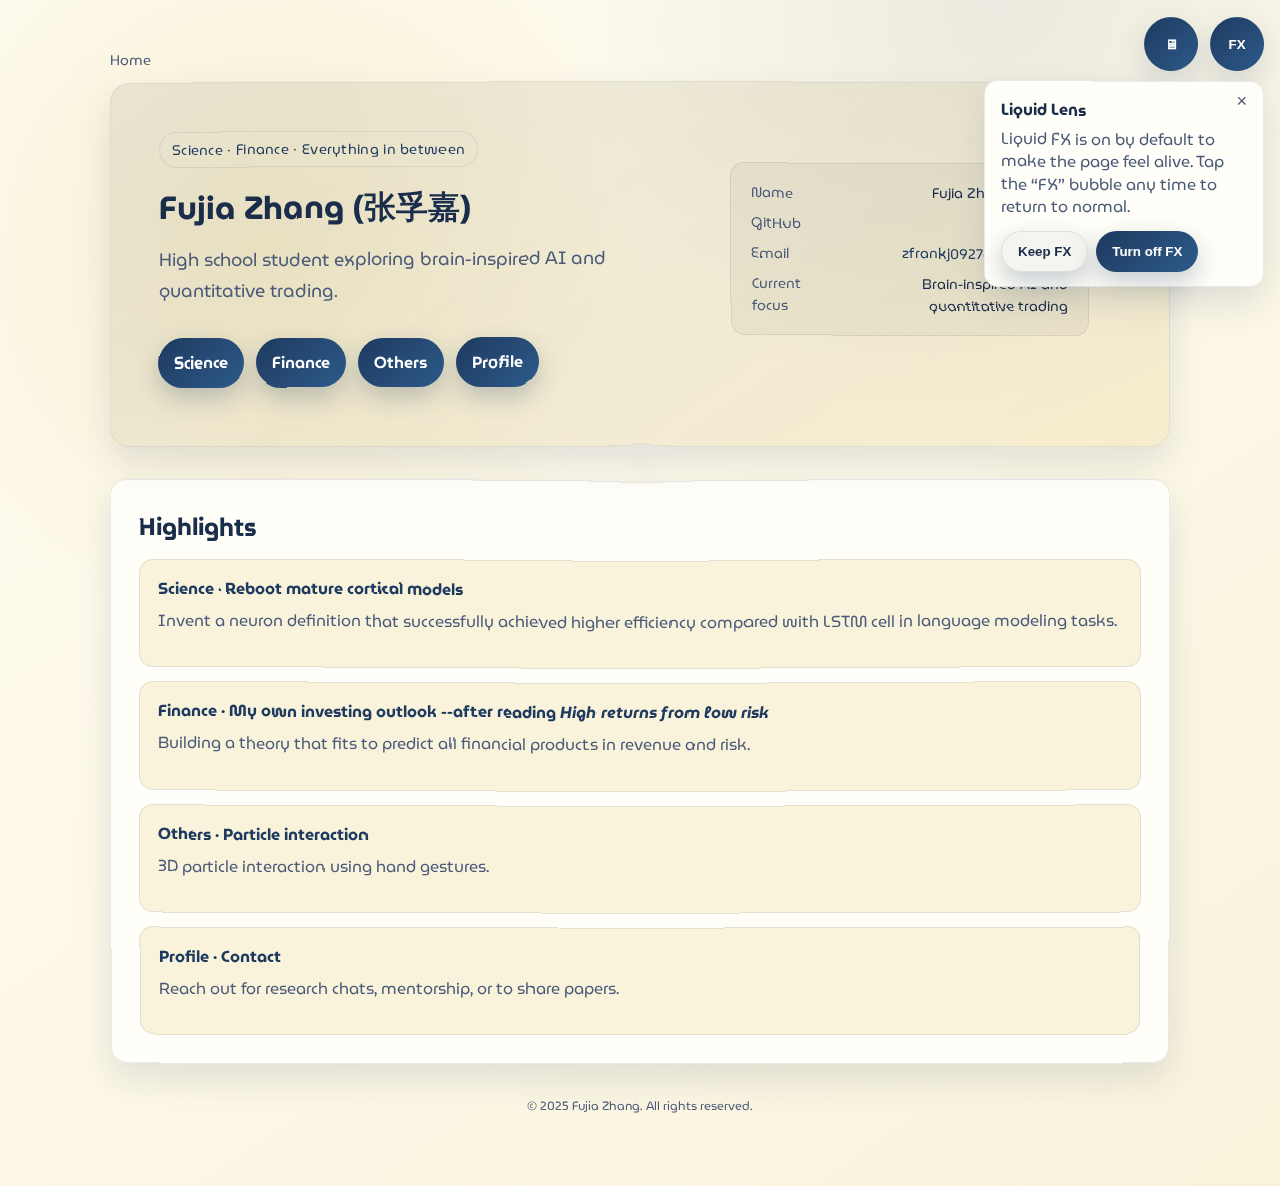
<file: index.html>
<!doctype html>
<html lang="en">
<head>
  <meta charset="UTF-8" />
  <meta name="viewport" content="width=device-width, initial-scale=1.0" />
  <title>Fujia Zhang | Personal Website</title>
  <script>
    (function () {
      const saved = localStorage.getItem("fz-theme");
      const prefersLight = window.matchMedia && window.matchMedia("(prefers-color-scheme: light)").matches;
      const mode = saved || "system";
      const theme = mode === "system" ? (prefersLight ? "light" : "dark") : mode;
      document.documentElement.classList.toggle("theme-light", theme === "light");
      window.__fzPreferredTheme = theme;
      window.__fzThemeMode = mode;
    })();
  </script>
  <link rel="preconnect" href="https://fonts.googleapis.com">
  <link rel="preconnect" href="https://fonts.gstatic.com" crossorigin>
  <link rel="stylesheet" href="https://fonts.googleapis.com/css2?family=MuseoModerno:wght@400;500;600;700&display=swap">
  <link rel="stylesheet" href="./assets/css/site.css?v=5" />
</head>
<body>
  <div class="page">
    <div class="breadcrumbs" aria-label="Home">
      <span>Home</span>
    </div>

    <header class="hero" data-lens>
      <div class="hero__content">
        <span class="eyebrow">Science · Finance · Everything in between</span>
        <h1>Fujia Zhang (张孚嘉)</h1>
        <p class="lede">
          High school student exploring brain-inspired AI and quantitative trading.
        </p>
        <div class="hero__top">
          <div>
            <div class="pill-row">
              <a class="pill" href="./pages/science/">Science</a>
              <a class="pill" href="./pages/finance/">Finance</a>
              <a class="pill" href="./pages/others/">Others</a>
              <a class="pill" href="./pages/profile/">Profile</a>
            </div>
          </div>
          <div class="hero__meta">
            <div class="meta-row">
              <span class="muted">Name</span>
              <span>Fujia Zhang (张孚嘉)</span>
            </div>
            <div class="meta-row">
              <span class="muted">GitHub</span>
              <a href="https://github.com/ZFrankJ">ZFrankJ</a>
            </div>
            <div class="meta-row">
              <span class="muted">Email</span>
              <a href="mailto:zfrankj0927@gmail.com">zfrankj0927@gmail.com</a>
            </div>
            <div class="meta-row">
              <span class="muted">Current focus</span>
              <span class="align-right">Brain-inspired AI and quantitative trading</span>
            </div>
          </div>
        </div>
      </div>
    </header>

    <section class="content highlights highlights--spaced" id="highlights">
      <h2>Highlights</h2>
      <div class="highlight-list">
        <a class="highlight" href="https://github.com/ZFrankJ/neo-neuron" target="_blank" rel="noopener noreferrer">
          <div class="highlight__title">Science · Reboot mature cortical models</div>
          <p class="muted">Invent a neuron definition that successfully achieved higher efficiency compared with LSTM cell in language modeling tasks.</p>
        </a>
        <a class="highlight" href="https://mp.weixin.qq.com/s/XrYHb8aLtg_3tfZobHhR4Q" target="_blank" rel="noopener noreferrer">
          <div class="highlight__title">Finance · My own investing outlook --after reading <cite>High returns from low risk</div>
          <p class="muted">Building a theory that fits to predict all financial products in revenue and risk.</p>
        </a>
        <a class="highlight" href="./pages/others/particle-interaction/" target="_blank" rel="noopener noreferrer">
          <div class="highlight__title">Others · Particle interaction</div>
          <p class="muted">3D particle interaction using hand gestures.</p>
        </a>
        <a class="highlight" href="mailto:zfrankj0927@gmail.com">
          <div class="highlight__title">Profile · Contact</div>
          <p class="muted">Reach out for research chats, mentorship, or to share papers.</p>
        </a>
      </div>
    </section>

    <footer class="site-footer">
      <p class="muted">© 2025 Fujia Zhang. All rights reserved.</p>
    </footer>
  </div>

  <div class="control-bubbles" aria-label="Display controls">
    <button class="bubble" data-toggle="theme" aria-pressed="false" title="Switch theme">☀</button>
    <button class="bubble bubble--ghost" data-toggle="lens" aria-pressed="true" title="Disable liquid lens">FX</button>
  </div>

  <script type="module" src="./assets/js/site.js?v=5"></script>
</body>
</html>
</file>
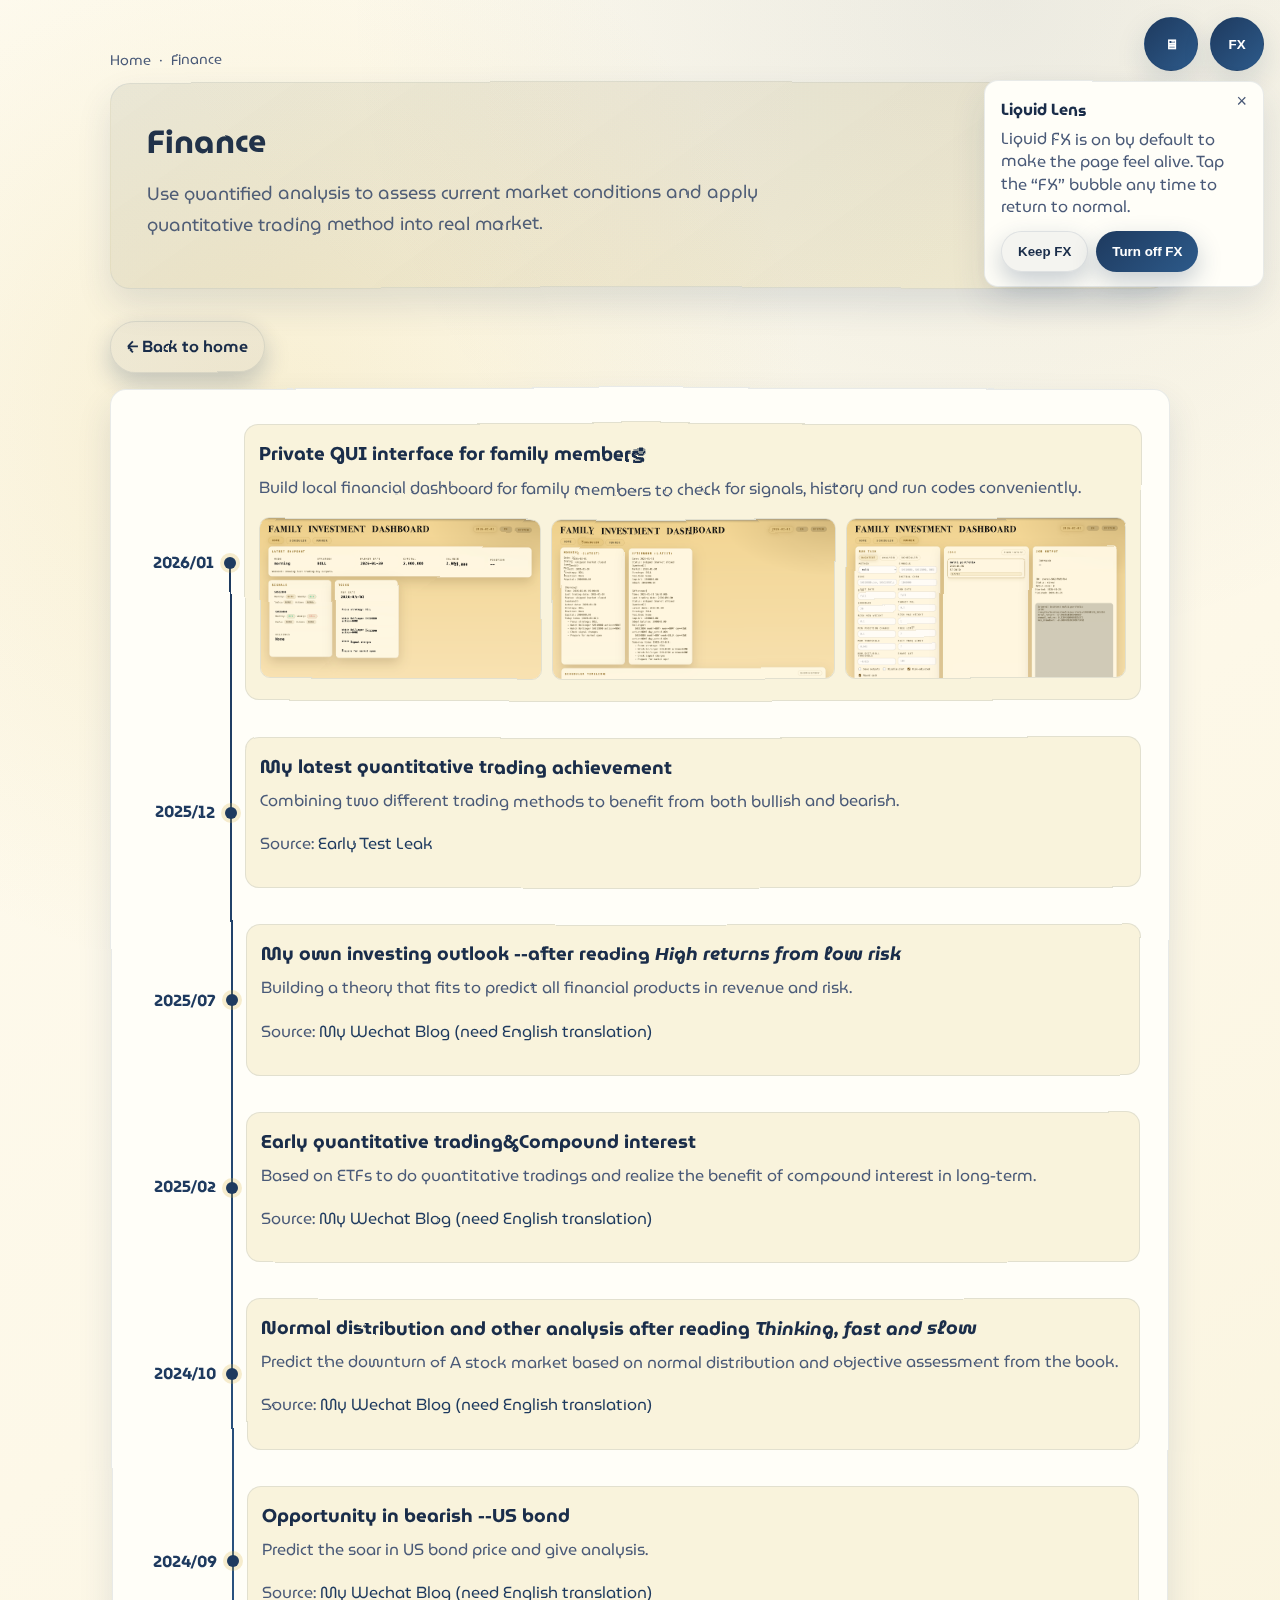
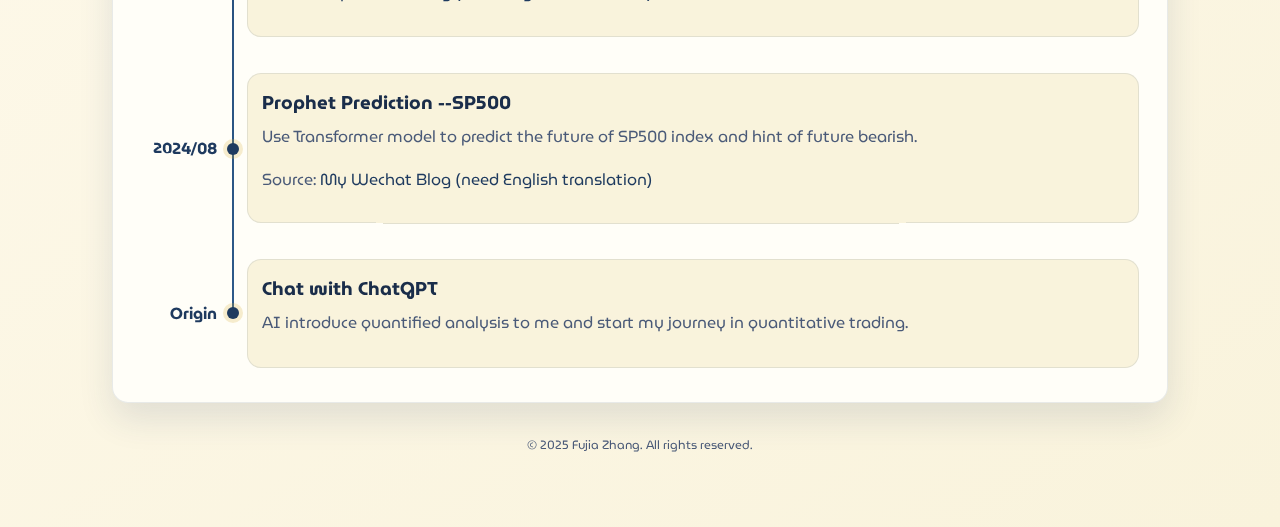
<file: pages/finance/index.html>
<!doctype html>
<html lang="en">
<head>
  <meta charset="UTF-8" />
  <meta name="viewport" content="width=device-width, initial-scale=1.0" />
  <title>Fujia Zhang | Finance</title>
  <script>
    (function () {
      const saved = localStorage.getItem("fz-theme");
      const prefersLight = window.matchMedia && window.matchMedia("(prefers-color-scheme: light)").matches;
      const mode = saved || "system";
      const theme = mode === "system" ? (prefersLight ? "light" : "dark") : mode;
      document.documentElement.classList.toggle("theme-light", theme === "light");
      window.__fzPreferredTheme = theme;
      window.__fzThemeMode = mode;
    })();
  </script>
  <link rel="preconnect" href="https://fonts.googleapis.com">
  <link rel="preconnect" href="https://fonts.gstatic.com" crossorigin>
  <link rel="stylesheet" href="https://fonts.googleapis.com/css2?family=MuseoModerno:wght@400;500;600;700&display=swap">
  <link rel="stylesheet" href="../../assets/css/site.css?v=5" />
</head>
<body>
  <div class="page">
    <div class="breadcrumbs">
      <a href="../../index.html">Home</a>
      <span>·</span>
      <span>Finance</span>
    </div>

    <header class="sub-hero" data-lens>
      <h1>Finance</h1>
      <p class="lede">Use quantified analysis to assess current market conditions and apply quantitative trading method into real market.</p>
    </header>

    <div class="back-row">
      <a class="pill pill--ghost" href="../../index.html">← Back to home</a>
    </div>

    <main class="content timeline">
      <div class="timeline-item">
        <div class="timeline-item__date">2026/01</div>
        <div class="timeline-item__body">
          <h3>Private GUI interface for family members</h3>
          <p class="muted">Build local financial dashboard for family members to check for signals, history and run codes conveniently.</p>
          <div style="display: grid; grid-template-columns: repeat(3, minmax(0, 1fr)); gap: 10px; margin-top: 8px;">
            <img src="../../assets/img/finance-2026-01-1.png" alt="Finance 2026 preview 1" style="width: 100%; border-radius: 10px; border: 1px solid var(--border); object-fit: cover;">
            <img src="../../assets/img/finance-2026-01-2.png" alt="Finance 2026 preview 2" style="width: 100%; border-radius: 10px; border: 1px solid var(--border); object-fit: cover;">
            <img src="../../assets/img/finance-2026-01-3.png" alt="Finance 2026 preview 3" style="width: 100%; border-radius: 10px; border: 1px solid var(--border); object-fit: cover;">
          </div>
        </div>
      </div>
      <div class="timeline-item">
        <div class="timeline-item__date">2025/12</div>
        <div class="timeline-item__body">
          <h3>My latest quantitative trading achievement</h3>
          <p class="muted">Combining two different trading methods to benefit from both bullish and bearish.</p>
          <p class="muted">Source: <a href="../../assets/img/finance-latest.png" target="_blank" rel="noopener noreferrer">Early Test Leak</a></p>
        </div>
      </div>
      <div class="timeline-item">
        <div class="timeline-item__date">2025/07</div>
        <div class="timeline-item__body">
          <h3>My own investing outlook --after reading <cite>High returns from low risk</cite></h3>
          <p class="muted">Building a theory that fits to predict all financial products in revenue and risk.</p>
          <p class="muted">Source: <a href="https://mp.weixin.qq.com/s/XrYHb8aLtg_3tfZobHhR4Q" target="_blank" rel="noopener noreferrer">My Wechat Blog (need English translation)</a></p>
        </div>
      </div>
      <div class="timeline-item">
        <div class="timeline-item__date">2025/02</div>
        <div class="timeline-item__body">
          <h3>Early quantitative trading&Compound interest</h3>
          <p class="muted">Based on ETFs to do quantitative tradings and realize the benefit of compound interest in long-term.</p>
          <p class="muted">Source: <a href="https://mp.weixin.qq.com/s/PW-SXBLqdOArLep672wlBw" target="_blank" rel="noopener noreferrer">My Wechat Blog (need English translation)</a></p>
        </div>
      </div>
      <div class="timeline-item">
        <div class="timeline-item__date">2024/10</div>
        <div class="timeline-item__body">
          <h3>Normal distribution and other analysis after reading <cite>Thinking, fast and slow</cite></h3>
          <p class="muted">Predict the downturn of A stock market based on normal distribution and objective assessment from the book.</p>
          <p class="muted">Source: <a href="https://mp.weixin.qq.com/s/YxIkqZoiHotOS75QS8krcw" target="_blank" rel="noopener noreferrer">My Wechat Blog (need English translation)</a></p>
        </div>
      </div>
      <div class="timeline-item">
        <div class="timeline-item__date">2024/09</div>
        <div class="timeline-item__body">
          <h3>Opportunity in bearish --US bond</h3>
          <p class="muted">Predict the soar in US bond price and give analysis.</p>
          <p class="muted">Source: <a href="https://mp.weixin.qq.com/s/QkND7IwyHI-Jrv2nL0obsA" target="_blank" rel="noopener noreferrer">My Wechat Blog (need English translation)</a></p>
        </div>
      </div>
      <div class="timeline-item">
        <div class="timeline-item__date">2024/08</div>
        <div class="timeline-item__body">
          <h3>Prophet Prediction --SP500</h3>
          <p class="muted">Use Transformer model to predict the future of SP500 index and hint of future bearish.</p>
          <p class="muted">Source: <a href="https://mp.weixin.qq.com/s/VqwA2UYeS0o9cM-SiGWOkQ" target="_blank" rel="noopener noreferrer">My Wechat Blog (need English translation)</a></p>
        </div>
      </div>
      <div class="timeline-item">
        <div class="timeline-item__date">Origin</div>
        <div class="timeline-item__body">
          <h3>Chat with ChatGPT</h3>
          <p class="muted">AI introduce quantified analysis to me and start my journey in quantitative trading.</p>
        </div>
      </div>
    </main>
    <footer class="site-footer">
      <p class="muted">© 2025 Fujia Zhang. All rights reserved.</p>
    </footer>
  </div>

  <div class="control-bubbles" aria-label="Display controls">
    <button class="bubble" data-toggle="theme" aria-pressed="false" title="Switch theme">☀</button>
    <button class="bubble bubble--ghost" data-toggle="lens" aria-pressed="true" title="Disable liquid lens">FX</button>
  </div>

  <script type="module" src="../../assets/js/site.js?v=5"></script>
</body>
</html>
</file>
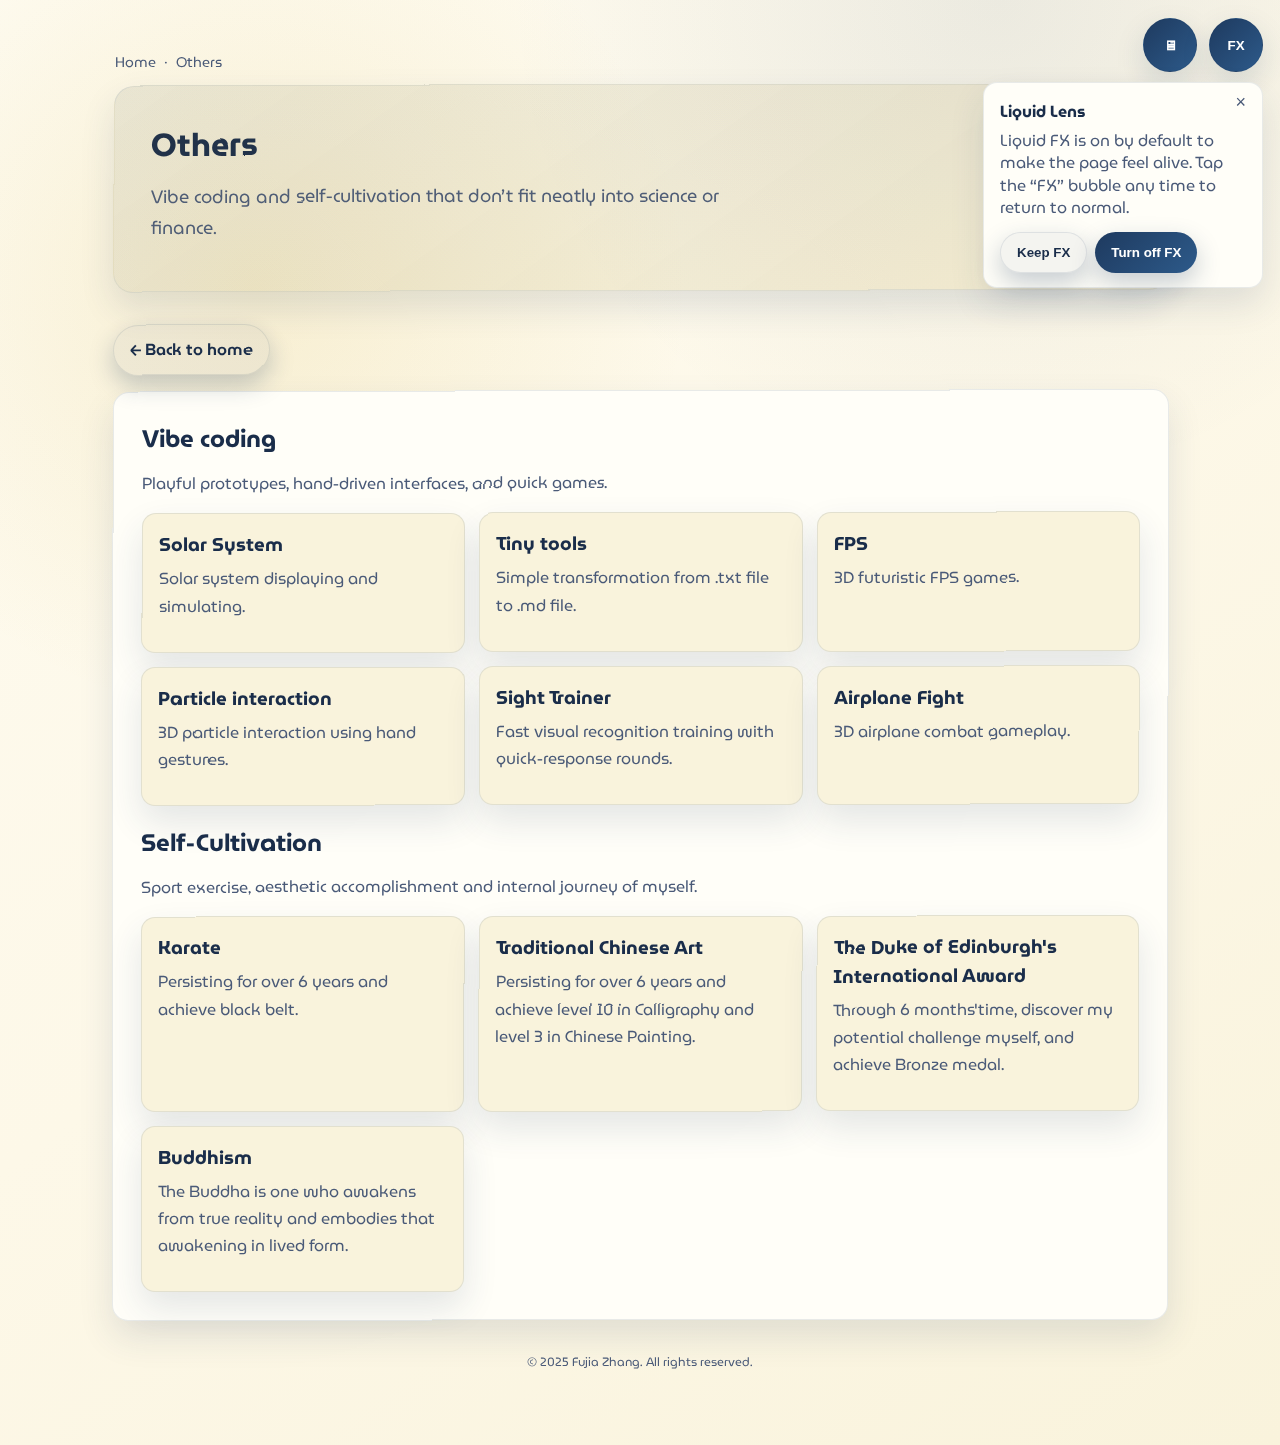
<file: pages/others/index.html>
<!doctype html>
<html lang="en">
<head>
  <meta charset="UTF-8" />
  <meta name="viewport" content="width=device-width, initial-scale=1.0" />
  <title>Fujia Zhang | Others</title>
  <script>
    (function () {
      const saved = localStorage.getItem("fz-theme");
      const prefersLight = window.matchMedia && window.matchMedia("(prefers-color-scheme: light)").matches;
      const mode = saved || "system";
      const theme = mode === "system" ? (prefersLight ? "light" : "dark") : mode;
      document.documentElement.classList.toggle("theme-light", theme === "light");
      window.__fzPreferredTheme = theme;
      window.__fzThemeMode = mode;
    })();
  </script>
  <link rel="preconnect" href="https://fonts.googleapis.com">
  <link rel="preconnect" href="https://fonts.gstatic.com" crossorigin>
  <link rel="stylesheet" href="https://fonts.googleapis.com/css2?family=MuseoModerno:wght@400;500;600;700&display=swap">
  <link rel="stylesheet" href="../../assets/css/site.css?v=5" />
</head>
<body>
  <div class="page">
    <div class="breadcrumbs">
      <a href="../../index.html">Home</a>
      <span>·</span>
      <span>Others</span>
    </div>

    <header class="sub-hero" data-lens>
      <h1>Others</h1>
      <p class="lede">Vibe coding and self-cultivation that don’t fit neatly into science or finance.</p>
    </header>

    <div class="back-row">
      <a class="pill pill--ghost" href="../../index.html">← Back to home</a>
    </div>

    <main class="content">
      <section class="content-section">
        <h2>Vibe coding</h2>
        <p class="muted">Playful prototypes, hand-driven interfaces, and quick games.</p>
        <div class="box-grid">
          <a class="box" href="./solar-system/" target="_blank" rel="noopener noreferrer">
            <h3>Solar System</h3>
            <p class="muted">Solar system displaying and simulating.</p>
          </a>
          <a class="box" href="./tiny-tools/" target="_blank" rel="noopener noreferrer">
            <h3>Tiny tools</h3>
            <p class="muted">Simple transformation from .txt file to .md file.</p>
          </a>
          <a class="box" href="./fps/" target="_blank" rel="noopener noreferrer">
            <h3>FPS</h3>
            <p class="muted">3D futuristic FPS games.</p>
          </a>
          <a class="box" href="./particle-interaction/" target="_blank" rel="noopener noreferrer">
            <h3>Particle interaction</h3>
            <p class="muted">3D particle interaction using hand gestures.</p>
          </a>
          <a class="box" href="./sight-trainer-game/" target="_blank" rel="noopener noreferrer">
            <h3>Sight Trainer</h3>
            <p class="muted">Fast visual recognition training with quick-response rounds.</p>
          </a>
          <a class="box" href="./airplane-fight-3d/" target="_blank" rel="noopener noreferrer">
            <h3>Airplane Fight</h3>
            <p class="muted">3D airplane combat gameplay.</p>
          </a>
        </div>
      </section>

      <section class="content-section">
        <h2>Self-Cultivation</h2>
        <p class="muted">Sport exercise, aesthetic accomplishment and internal journey of myself.</p>
        <div class="box-grid">
          <a class="box" href="./self-cultivation-gallery.html#karate">
            <h3>Karate</h3>
            <p class="muted">Persisting for over 6 years and achieve black belt.</p>
          </a>
          <a class="box" href="./self-cultivation-gallery.html#calligraphy">
            <h3>Traditional Chinese Art</h3>
            <p class="muted">Persisting for over 6 years and achieve level 10 in Calligraphy and level 3 in Chinese Painting.</p>
          </a>
          <a class="box" href="./self-cultivation-gallery.html#duke-edinburgh">
            <h3>The Duke of Edinburgh's International Award</h3>
            <p class="muted">Through 6 months'time, discover my potential challenge myself, and achieve Bronze medal.</p>
          </a>
          <div class="box">
            <h3>Buddhism</h3>
            <p class="muted">The Buddha is one who awakens from true reality and embodies that awakening in lived form.</p>
          </div>
        </div>
      </section>
    </main>
    <footer class="site-footer">
      <p class="muted">© 2025 Fujia Zhang. All rights reserved.</p>
    </footer>
  </div>

  <div class="control-bubbles" aria-label="Display controls">
    <button class="bubble" data-toggle="theme" aria-pressed="false" title="Switch theme">☀</button>
    <button class="bubble bubble--ghost" data-toggle="lens" aria-pressed="true" title="Disable liquid lens">FX</button>
  </div>

  <script type="module" src="../../assets/js/site.js?v=5"></script>
</body>
</html>
</file>
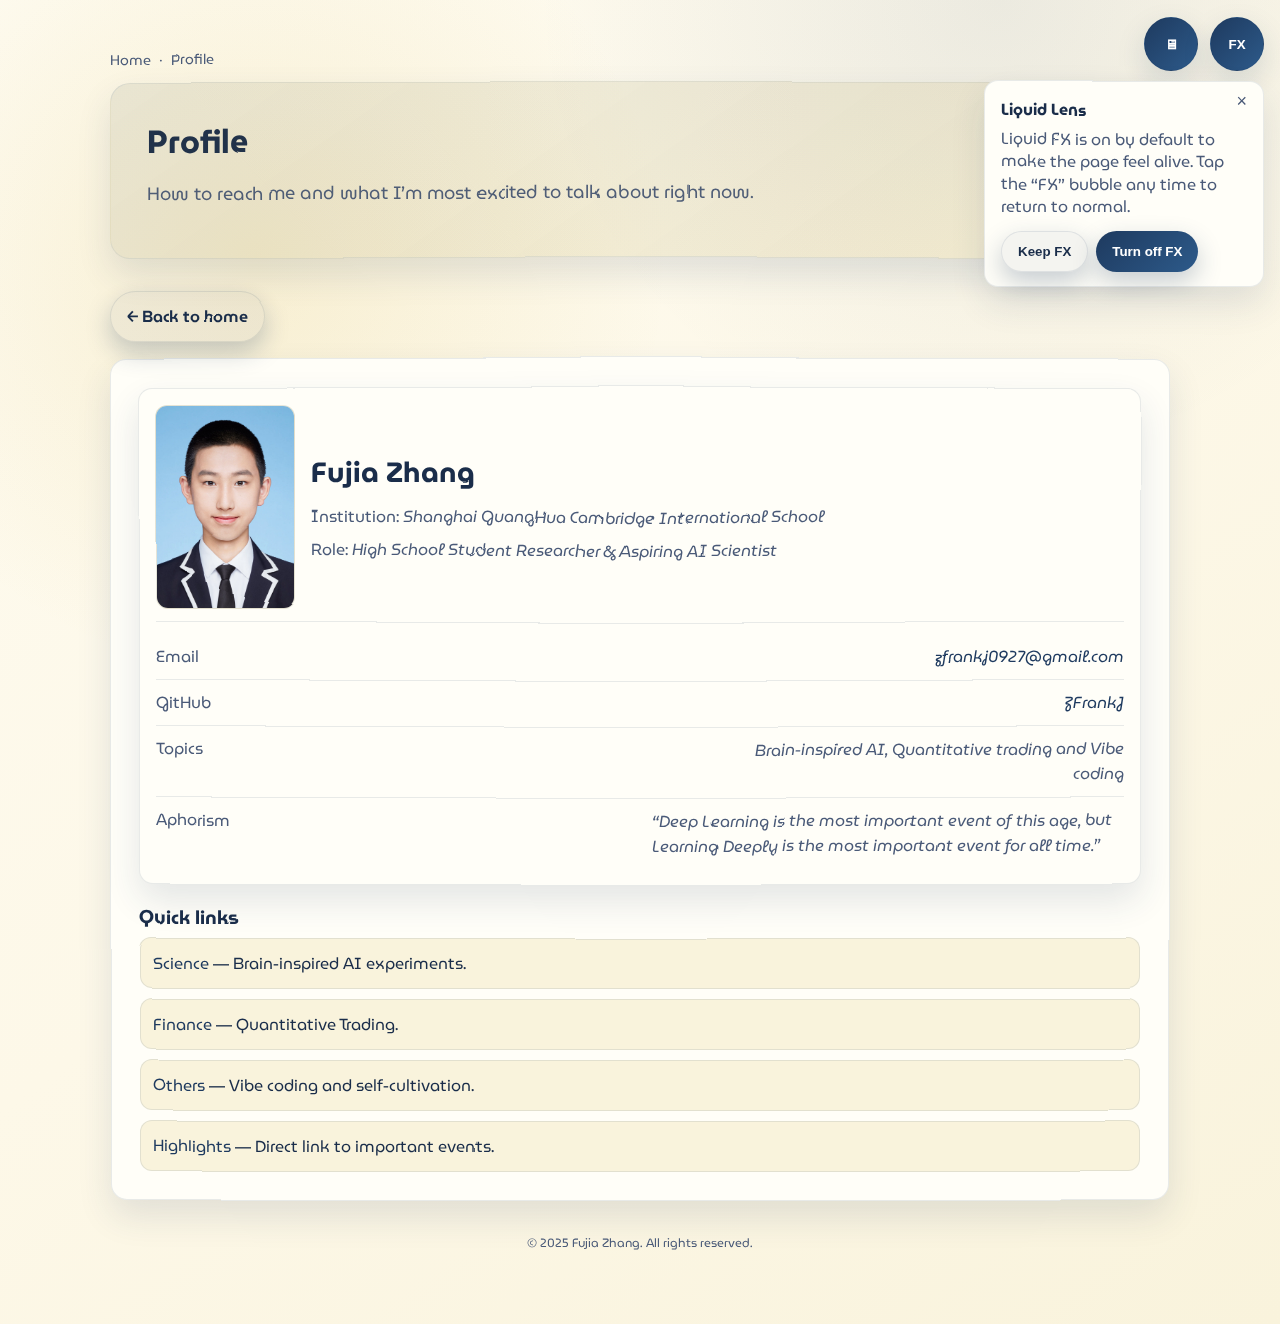
<file: pages/profile/index.html>
<!doctype html>
<html lang="en">
<head>
  <meta charset="UTF-8" />
  <meta name="viewport" content="width=device-width, initial-scale=1.0" />
  <title>Fujia Zhang | Profile</title>
  <script>
    (function () {
      const saved = localStorage.getItem("fz-theme");
      const prefersLight = window.matchMedia && window.matchMedia("(prefers-color-scheme: light)").matches;
      const mode = saved || "system";
      const theme = mode === "system" ? (prefersLight ? "light" : "dark") : mode;
      document.documentElement.classList.toggle("theme-light", theme === "light");
      window.__fzPreferredTheme = theme;
      window.__fzThemeMode = mode;
    })();
  </script>
  <link rel="preconnect" href="https://fonts.googleapis.com">
  <link rel="preconnect" href="https://fonts.gstatic.com" crossorigin>
  <link rel="stylesheet" href="https://fonts.googleapis.com/css2?family=MuseoModerno:wght@400;500;600;700&display=swap">
  <link rel="stylesheet" href="../../assets/css/site.css?v=5" />
</head>
<body>
  <div class="page">
    <div class="breadcrumbs">
      <a href="../../index.html">Home</a>
      <span>·</span>
      <span>Profile</span>
    </div>

    <header class="sub-hero" data-lens>
      <h1>Profile</h1>
      <p class="lede">How to reach me and what I’m most excited to talk about right now.</p>
    </header>

    <div class="back-row">
      <a class="pill pill--ghost" href="../../index.html">← Back to home</a>
    </div>

    <main class="content">
      <div class="content-section">
        <div class="profile-card" style="border: 1px solid var(--border); border-radius: 14px; background: var(--panel); padding: 16px; box-shadow: var(--shadow);">
          <div style="display: flex; gap: 16px; align-items: center; flex-wrap: wrap;">
            <div class="profile-photo">
              <img src="../../assets/img/profile.png" alt="Fujia Zhang portrait" loading="lazy">
            </div>
            <div style="min-width: 260px;">
              <h3 style="margin: 0 0 8px 0; font-size: 28px;">Fujia Zhang</h3>
              <p class="muted" style="margin: 0 0 6px 0; font-size: 16px;">Institution: <em>Shanghai GuangHua Cambridge International School</em></p>
              <p class="muted" style="margin: 0; font-size: 16px;">Role: <em>High School Student Researcher & Aspiring AI Scientist</em></p> 
            </div>
          </div>
          <div style="margin-top: 12px; border-top: 1px solid var(--border); padding-top: 12px;">
            <div style="display: flex; justify-content: space-between; padding: 10px 0; border-bottom: 1px solid var(--border); color: var(--muted);">
              <span>Email</span>
              <a href="mailto:zfrankj0927@gmail.com"><em>zfrankj0927@gmail.com</em></a>
            </div>
            <div style="display: flex; justify-content: space-between; padding: 10px 0; border-bottom: 1px solid var(--border); color: var(--muted);">
              <span>GitHub</span>
              <a href="https://github.com/ZFrankJ"><em>ZFrankJ</em></a>
            </div>
            <div style="display: flex; justify-content: space-between; padding: 10px 0; border-bottom: 1px solid var(--border); color: var(--muted);">
              <span>Topics</span>
              <span class="muted" style="max-width: 420px; text-align: right;"><em>Brain-inspired AI, Quantitative trading and Vibe coding</em></span>
            </div>
            <div style="display: flex; justify-content: space-between; padding: 10px 0; color: var(--muted);">
              <span>Aphorism</span>
              <span class="muted" style="max-width: 470px; text-align: left;"><em>“Deep Learning is the most important event of this age, but Learning Deeply is the most important event for all time.”</em></span>
            </div>
          </div>
        </div>
      </div>

      <div class="content-section">
        <h3>Quick links</h3>
        <ul class="content-list">
          <li><a href="../science/">Science</a> — Brain-inspired AI experiments.</li>
          <li><a href="../finance/">Finance</a> — Quantitative Trading.</li>
          <li><a href="../others/">Others</a> — Vibe coding and self-cultivation.</li>
          <li><a href="../../index.html#highlights">Highlights</a> — Direct link to important events.</li>
        </ul>
      </div>
    </main>
    <footer class="site-footer">
      <p class="muted">© 2025 Fujia Zhang. All rights reserved.</p>
    </footer>
  </div>

  <div class="control-bubbles" aria-label="Display controls">
    <button class="bubble" data-toggle="theme" aria-pressed="false" title="Switch theme">☀</button>
    <button class="bubble bubble--ghost" data-toggle="lens" aria-pressed="true" title="Disable liquid lens">FX</button>
  </div>

  <script type="module" src="../../assets/js/site.js?v=5"></script>
</body>
</html>
</file>
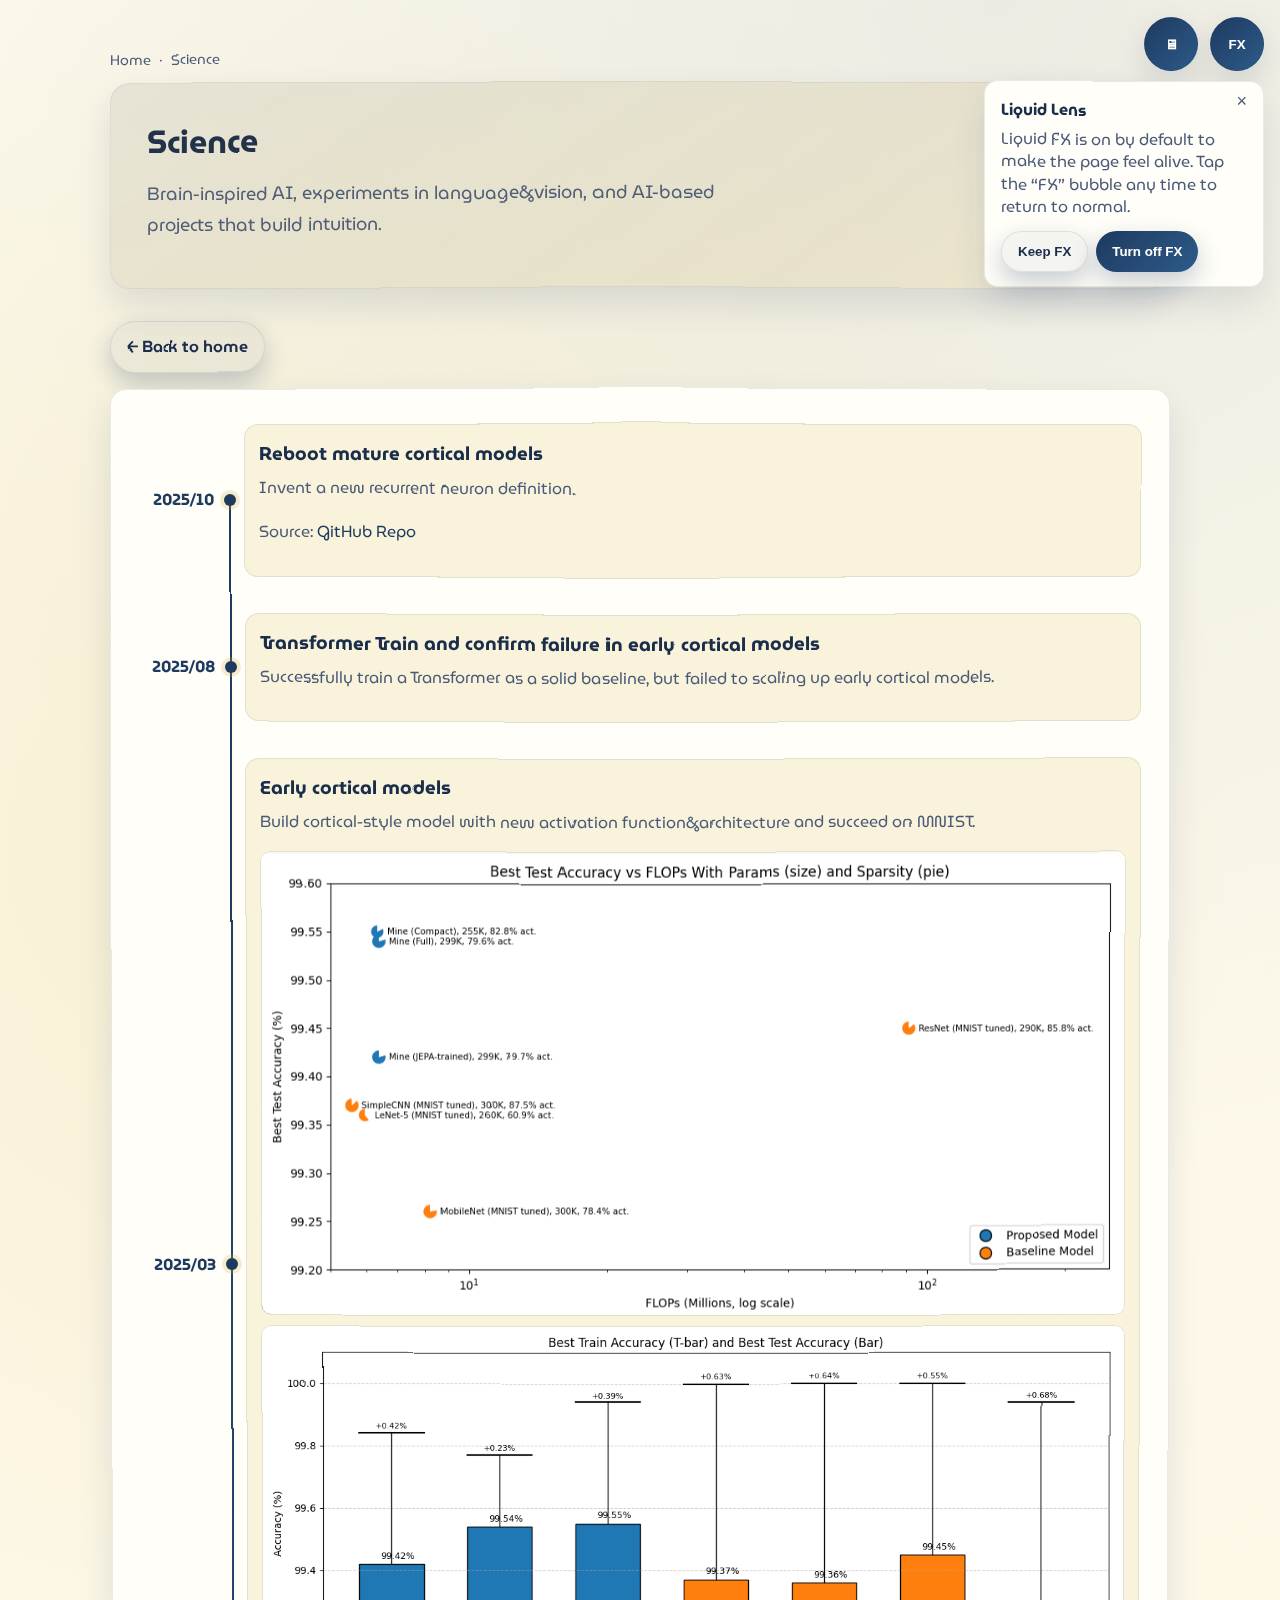
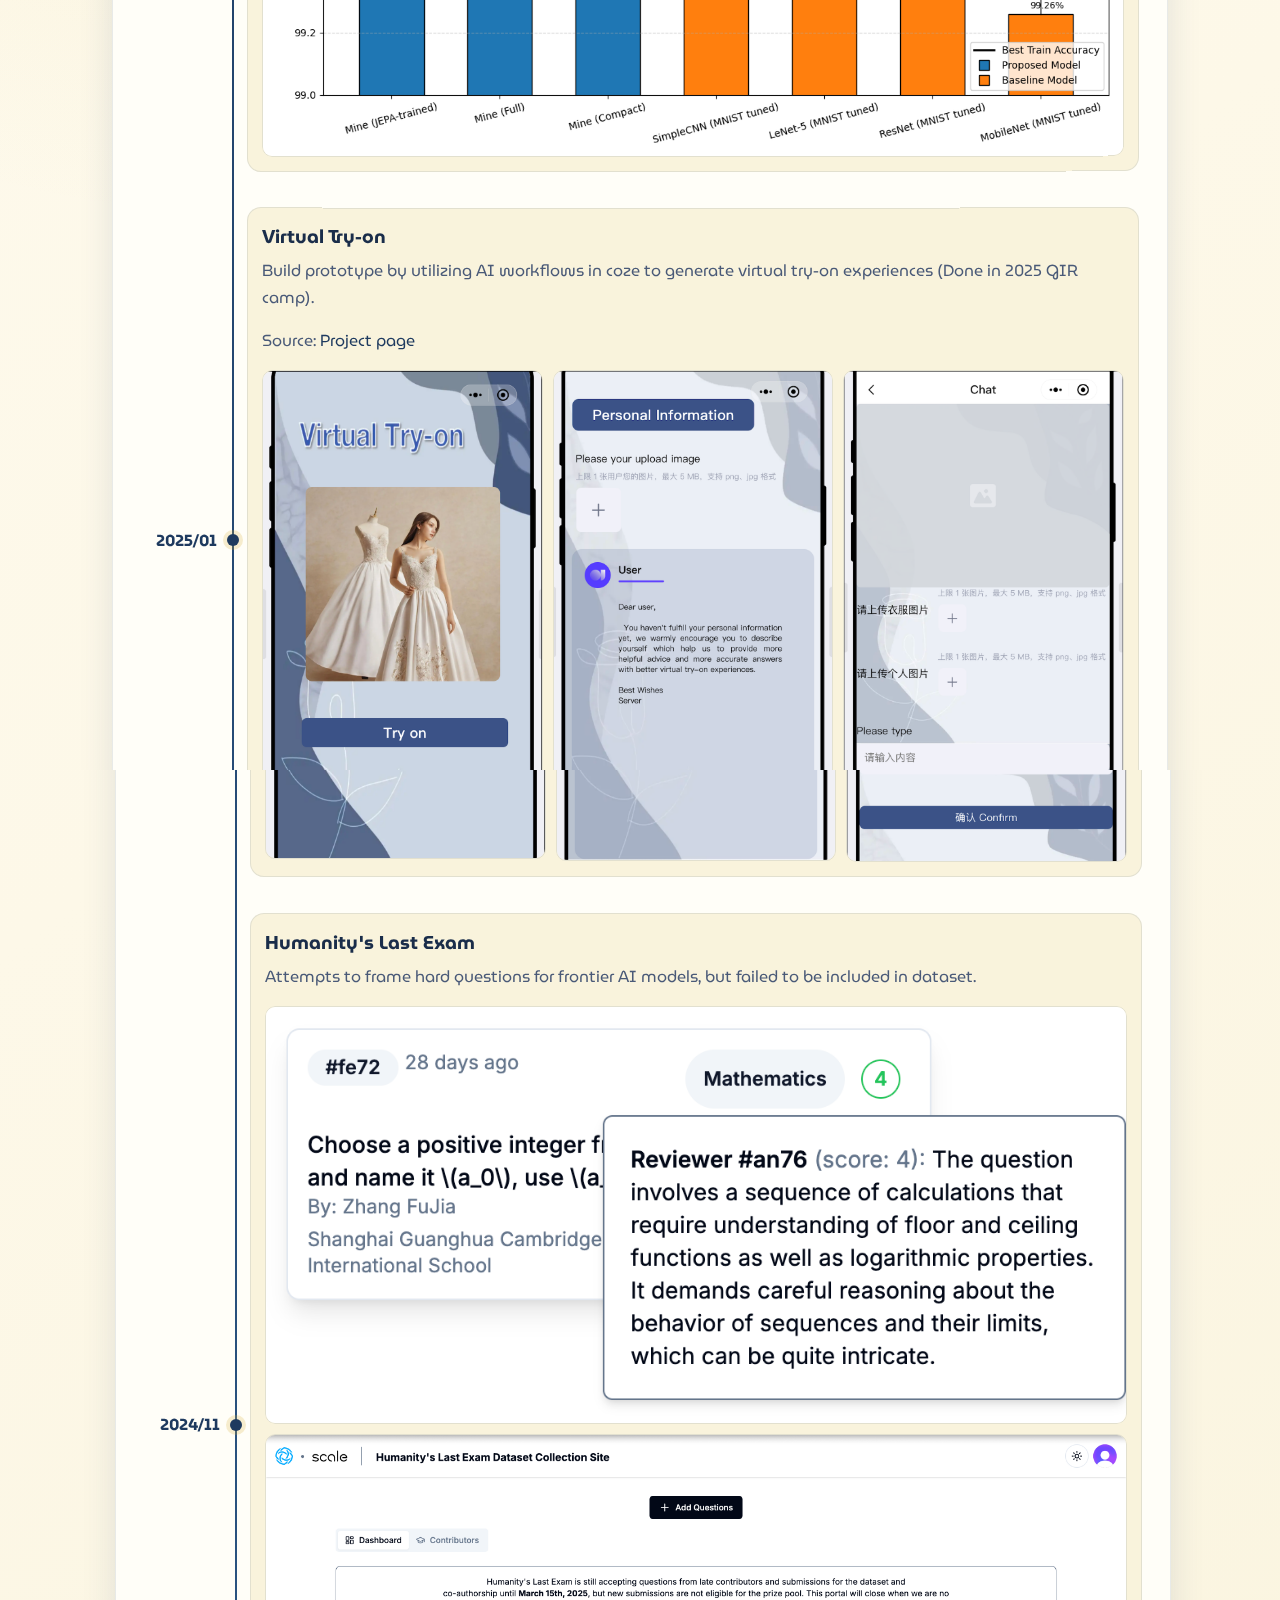
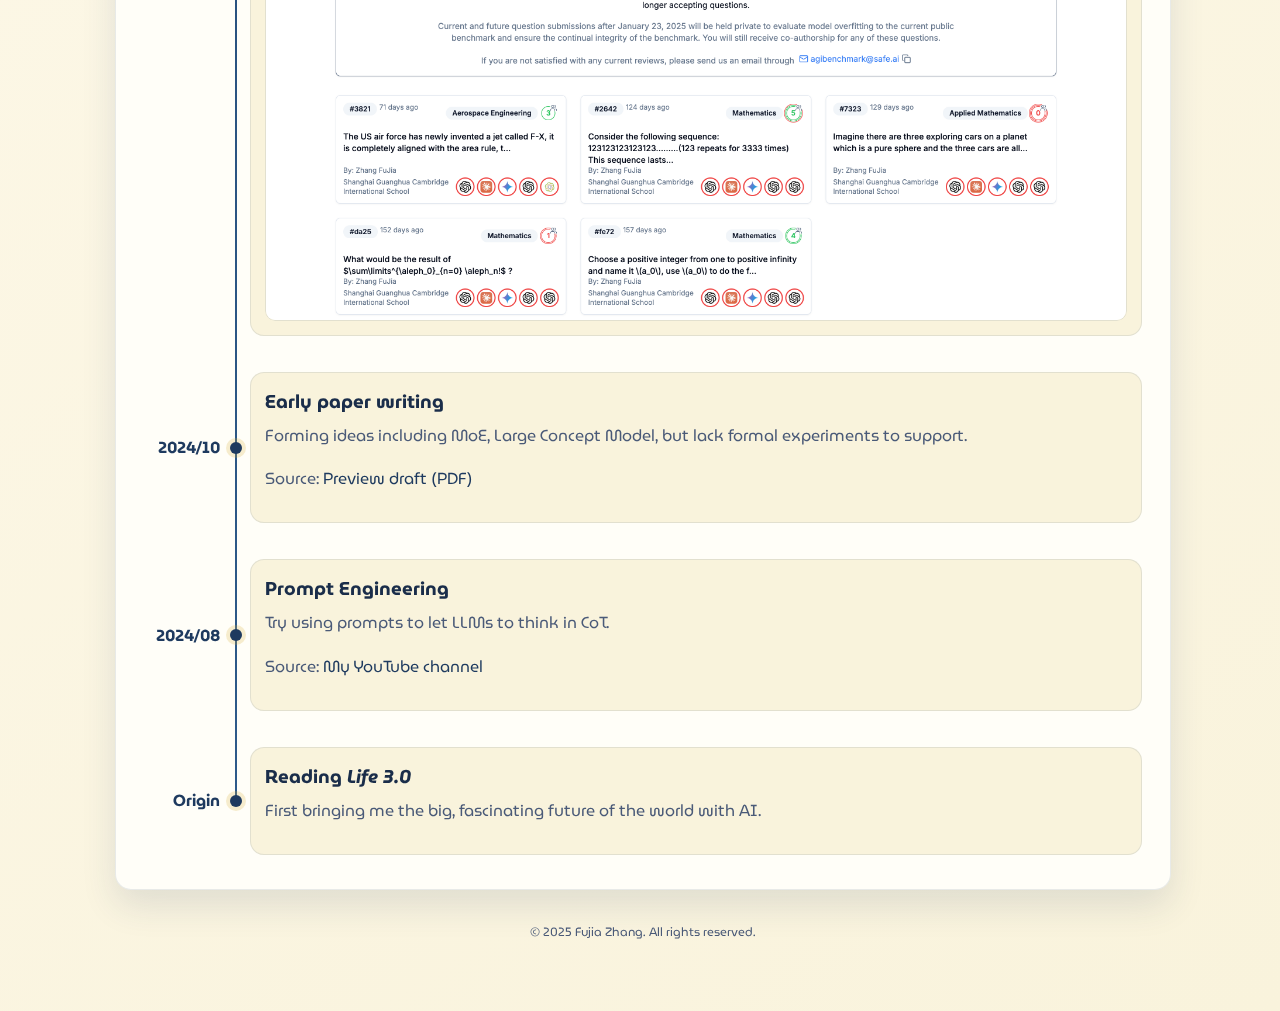
<file: pages/science/index.html>
<!doctype html>
<html lang="en">
<head>
  <meta charset="UTF-8" />
  <meta name="viewport" content="width=device-width, initial-scale=1.0" />
  <title>Fujia Zhang | Science</title>
  <script>
    (function () {
      const saved = localStorage.getItem("fz-theme");
      const prefersLight = window.matchMedia && window.matchMedia("(prefers-color-scheme: light)").matches;
      const mode = saved || "system";
      const theme = mode === "system" ? (prefersLight ? "light" : "dark") : mode;
      document.documentElement.classList.toggle("theme-light", theme === "light");
      window.__fzPreferredTheme = theme;
      window.__fzThemeMode = mode;
    })();
  </script>
  <link rel="preconnect" href="https://fonts.googleapis.com">
  <link rel="preconnect" href="https://fonts.gstatic.com" crossorigin>
  <link rel="stylesheet" href="https://fonts.googleapis.com/css2?family=MuseoModerno:wght@400;500;600;700&display=swap">
  <link rel="stylesheet" href="../../assets/css/site.css?v=5" />
</head>
<body>
  <div class="page">
    <div class="breadcrumbs">
      <a href="../../index.html">Home</a>
      <span>·</span>
      <span>Science</span>
    </div>

    <header class="sub-hero" data-lens>
      <h1>Science</h1>
      <p class="lede">Brain-inspired AI, experiments in language&vision, and AI-based projects that build intuition.</p>
    </header>

    <div class="back-row">
      <a class="pill pill--ghost" href="../../index.html">← Back to home</a>
    </div>

    <main class="content timeline">
      <div class="timeline-item">
        <div class="timeline-item__date">2025/10</div>
        <div class="timeline-item__body">
          <h3>Reboot mature cortical models</h3>
          <p class="muted">Invent a new recurrent neuron definition.</p>
          <p class="muted">Source: <a href="https://github.com/ZFrankJ/neo-neuron" target="_blank" rel="noopener noreferrer">GitHub Repo</a></p>
        </div>
      </div>
      <div class="timeline-item">
        <div class="timeline-item__date">2025/08</div>
        <div class="timeline-item__body">
          <h3>Transformer Train and confirm failure in early cortical models</h3>
          <p class="muted">Successfully train a Transformer as a solid baseline, but failed to scaling up early cortical models.</p>
        </div>
      </div>
      <div class="timeline-item">
        <div class="timeline-item__date">2025/03</div>
        <div class="timeline-item__body">
          <h3>Early cortical models</h3>
          <p class="muted">Build cortical-style model with new activation function&architecture and succeed on MNIST.</p>
          <div class="timeline-media-grid timeline-media-grid--stack">
            <img class="timeline-media" src="../../assets/img/science-cortical-1.png" alt="Early cortical model figure 1">
            <img class="timeline-media" src="../../assets/img/science-cortical-2.png" alt="Early cortical model figure 2">
          </div>
        </div>
      </div>
      <div class="timeline-item">
        <div class="timeline-item__date">2025/01</div>
        <div class="timeline-item__body">
          <h3>Virtual Try-on</h3>
          <p class="muted">Build prototype by utilizing AI workflows in coze to generate virtual try-on experiences (Done in 2025 GIR camp).</p>
          <p class="muted">Source: <a href="https://www.coze.cn/store/project/7463657937194450981" target="_blank" rel="noopener noreferrer">Project page</a></p>
          <div class="timeline-media-grid timeline-media-grid--three">
            <img class="timeline-media" src="../../assets/img/science-tryon-1.png" alt="Virtual try-on sample 1">
            <img class="timeline-media" src="../../assets/img/science-tryon-2.png" alt="Virtual try-on sample 2">
            <img class="timeline-media" src="../../assets/img/science-tryon-3.png" alt="Virtual try-on sample 3">
          </div>
        </div>
      </div>
      <div class="timeline-item">
        <div class="timeline-item__date">2024/11</div>
        <div class="timeline-item__body">
          <h3>Humanity's Last Exam</h3>
          <p class="muted">Attempts to frame hard questions for frontier AI models, but failed to be included in dataset.</p>
          <div class="timeline-media-grid timeline-media-grid--stack">
            <img class="timeline-media" src="../../assets/img/science-humanity-1.png" alt="Humanity's Last Exam image 1">
            <img class="timeline-media" src="../../assets/img/science-humanity-2.png" alt="Humanity's Last Exam image 2">
          </div>
        </div>
      </div>
      <div class="timeline-item">
        <div class="timeline-item__date">2024/10</div>
        <div class="timeline-item__body">
          <h3>Early paper writing</h3>
          <p class="muted">Forming ideas including MoE, Large Concept Model, but lack formal experiments to support.</p>
          <p class="muted">Source: <a href="../../assets/docs/science-early-paper.pdf" target="_blank" rel="noopener noreferrer">Preview draft (PDF)</a></p>
        </div>
      </div>
      <div class="timeline-item">
        <div class="timeline-item__date">2024/08</div>
        <div class="timeline-item__body">
          <h3>Prompt Engineering</h3>
          <p class="muted">Try using prompts to let LLMs to think in CoT.</p>
          <p class="muted">Source: <a href="https://youtu.be/4aajKcj_trU" target="_blank" rel="noopener noreferrer">My YouTube channel</a></p>
        </div>
      </div>
      <div class="timeline-item">
        <div class="timeline-item__date">Origin</div>
        <div class="timeline-item__body">
          <h3>Reading <cite> Life 3.0 </cite> </h3>
          <p class="muted">First bringing me the big, fascinating future of the world with AI.</p>
        </div>
      </div>
    </main>
    <footer class="site-footer">
      <p class="muted">© 2025 Fujia Zhang. All rights reserved.</p>
    </footer>
  </div>

  <div class="control-bubbles" aria-label="Display controls">
    <button class="bubble" data-toggle="theme" aria-pressed="false" title="Switch theme">☀</button>
    <button class="bubble bubble--ghost" data-toggle="lens" aria-pressed="true" title="Disable liquid lens">FX</button>
  </div>

  <script type="module" src="../../assets/js/site.js?v=5"></script>
</body>
</html>
</file>
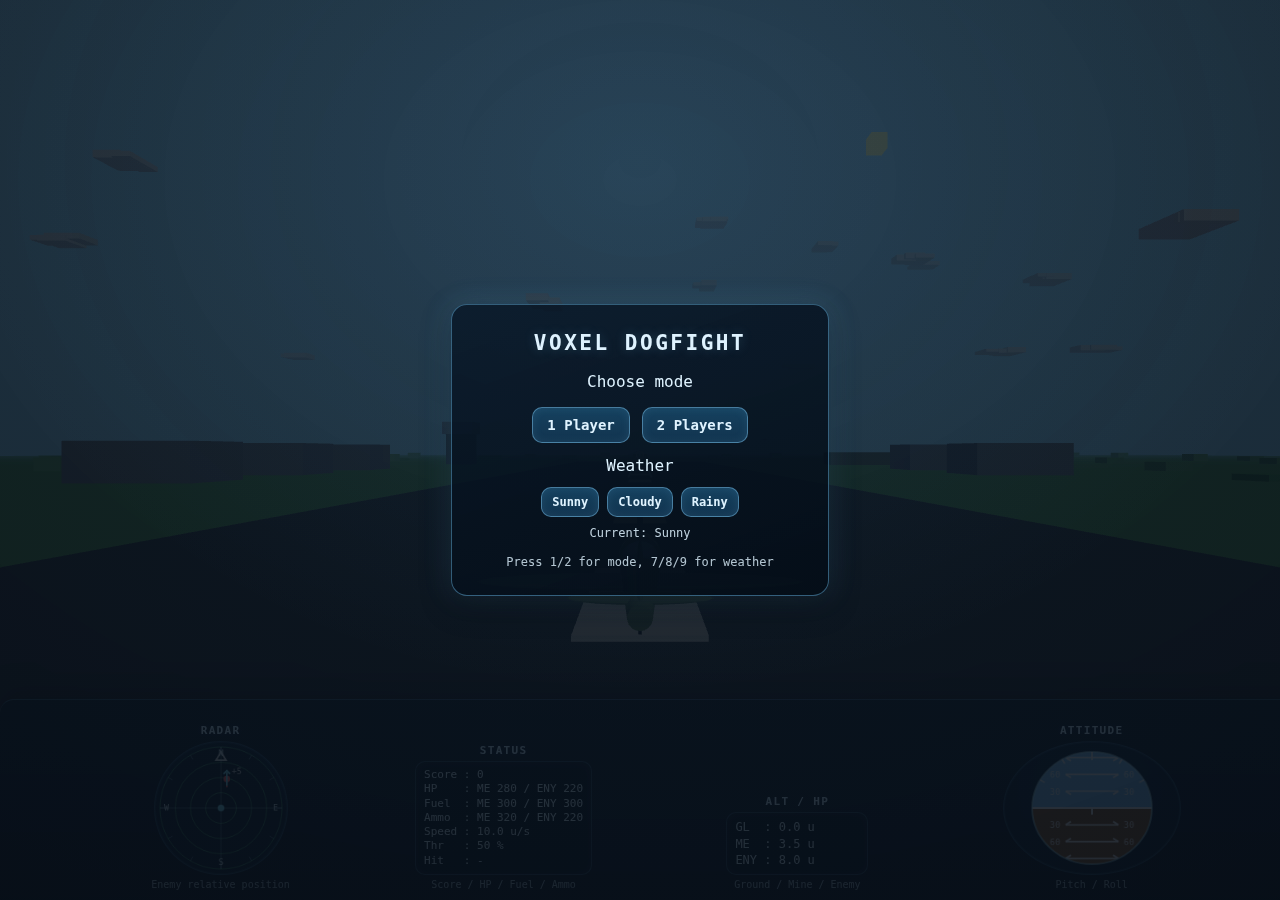
<file: pages/others/airplane-fight-3d/index.html>
<!doctype html>
<html lang="en">
<head>
<meta charset="utf-8" />
<title>Voxel Dogfight — 3D Plane Fighting</title>
<meta name="viewport" content="width=device-width,initial-scale=1" />
<style>
  :root {
    --hud-bg-top: rgba(10, 24, 34, 0.82);
    --hud-bg-bottom: rgba(8, 18, 30, 0.94);
    --hud-border: rgba(128, 208, 250, 0.34);
    --hud-text: #d8f4ff;
    --hud-subtle: rgba(216, 244, 255, 0.72);
    --menu-a: rgba(9, 24, 40, 0.84);
    --menu-b: rgba(5, 14, 24, 0.92);
    --menu-border: rgba(114, 200, 250, 0.42);
    --menu-glow: rgba(108, 194, 255, 0.18);
  }
  html, body { margin:0; padding:0; height:100%; overflow:hidden; background:#87ceeb; }
  #view { position:relative; width:100%; height:100%; overflow:hidden; }
  #dashboard {
    position:absolute; left:0; right:0; bottom:0;
    width:100%; height:178px; display:flex; align-items:flex-end; justify-content:space-evenly;
    padding:12px 26px 10px;
    background: linear-gradient(180deg, var(--hud-bg-top) 0%, var(--hud-bg-bottom) 100%);
    border-top: 1px solid var(--hud-border);
    border-radius: 14px 14px 0 0;
    box-shadow: 0 -10px 24px rgba(0,0,0,.35);
    backdrop-filter: blur(1.8px);
  }
  .dashboard-duo {
    position:absolute; bottom:0;
    width:calc(50% - 6px); height:178px; display:none; align-items:flex-end; justify-content:space-evenly;
    padding:12px 12px 10px;
    background: linear-gradient(180deg, var(--hud-bg-top) 0%, var(--hud-bg-bottom) 100%);
    border-top: 1px solid var(--hud-border);
    border-radius: 14px 14px 0 0;
    box-shadow: 0 -10px 22px rgba(0,0,0,.35);
    box-sizing: border-box;
    backdrop-filter: blur(1.8px);
  }
  #dashboard-left { left: 0; border-right: 1px solid rgba(120,190,230,0.25); }
  #dashboard-right { right: 0; border-left: 1px solid rgba(120,190,230,0.25); }
  .panel {
    display:flex; flex-direction:column; align-items:center; justify-content:center;
    min-width: 130px; color:var(--hud-text);
  }
  .panel-title {
    font: 600 11px/1.1 "JetBrains Mono", "IBM Plex Mono", ui-monospace, SFMono-Regular, Menlo, Consolas, monospace;
    letter-spacing:0.12em; text-transform:uppercase; margin-bottom:4px; color:#cdeeff;
    text-shadow: 0 0 8px rgba(130, 210, 255, 0.16);
  }
  .panel-caption {
    font: 10px/1.1 "JetBrains Mono", "IBM Plex Mono", ui-monospace, SFMono-Regular, Menlo, Consolas, monospace;
    color: var(--hud-subtle);
    margin-top:4px;
  }
  .dashboard-duo .panel { min-width: 112px; }
  .dashboard-duo .status-readout { min-width: 118px; }
  canvas[id^="radar-"], canvas[id^="attitude-"] {
    background: radial-gradient(circle at 50% 35%, #10273c 0%, #091a2a 75%, #081523 100%);
    border-radius: 50%;
    border: 1px solid rgba(120,190,230,0.25);
    box-shadow: inset 0 0 0 1px rgba(140,220,255,0.09);
  }
  #altitude-panel { min-width: 160px; }
  #status-panel-single, #status-panel-p1, #status-panel-p2 { min-width: 170px; }
  #altitude-readout-single,
  #altitude-readout-p1,
  #altitude-readout-p2 {
    font: 12px/1.35 "JetBrains Mono", "IBM Plex Mono", ui-monospace, SFMono-Regular, Menlo, Consolas, monospace;
    background: rgba(6,16,24,0.64);
    border: 1px solid rgba(120,190,230,0.3);
    border-radius: 10px;
    padding: 6px 8px;
    min-width: 124px;
    text-align: left;
    white-space: pre;
    box-shadow: inset 0 0 12px rgba(90, 180, 255, 0.08);
  }
  .status-readout {
    font: 11px/1.3 "JetBrains Mono", "IBM Plex Mono", ui-monospace, SFMono-Regular, Menlo, Consolas, monospace;
    background: rgba(6,16,24,0.64);
    border: 1px solid rgba(120,190,230,0.3);
    border-radius: 10px;
    padding: 6px 8px;
    min-width: 148px;
    text-align: left;
    white-space: pre;
    box-shadow: inset 0 0 12px rgba(90, 180, 255, 0.08);
  }
  #radar-single { width: 132px; height: 132px; }
  #attitude-single { width: 176px; height: 132px; }
  #radar-p1, #radar-p2 { width: 110px; height: 110px; }
  #attitude-p1, #attitude-p2 { width: 132px; height: 108px; }
  #menu {
    position: absolute;
    inset: 0;
    display: flex;
    align-items: center;
    justify-content: center;
    background:
      radial-gradient(90% 100% at 50% 18%, rgba(110, 196, 255, 0.08) 0%, rgba(8, 20, 32, 0) 60%),
      radial-gradient(120% 120% at 50% 20%, rgba(12, 24, 38, 0.82), rgba(6, 12, 20, 0.9));
    color: #dff3ff;
    z-index: 5;
    text-align: center;
    font: 16px/1.4 "JetBrains Mono", "IBM Plex Mono", ui-monospace, SFMono-Regular, Menlo, Consolas, monospace;
  }
  #menu .card {
    background: linear-gradient(160deg, var(--menu-a) 0%, var(--menu-b) 100%);
    border: 1px solid var(--menu-border);
    border-radius: 16px;
    padding: 24px 28px;
    min-width: 320px;
    box-shadow: 0 10px 30px rgba(0,0,0,0.35), 0 0 28px var(--menu-glow);
  }
  #menu h1 {
    margin: 0 0 12px 0; font-size: 21px; letter-spacing: 0.12em; text-transform: uppercase;
    text-shadow: 0 0 12px rgba(130, 210, 255, 0.22);
  }
  #menu .btns { display: flex; gap: 12px; justify-content: center; margin-top: 14px; }
  #menu .btns.weather { margin-top: 10px; gap: 8px; }
  #menu button {
    background: linear-gradient(180deg, #15415f 0%, #12344f 100%);
    color: #dff3ff;
    border: 1px solid rgba(120,190,230,0.52);
    border-radius: 10px;
    padding: 10px 14px;
    cursor: pointer;
    font: 600 14px/1 "JetBrains Mono", "IBM Plex Mono", ui-monospace, SFMono-Regular, Menlo, Consolas, monospace;
    box-shadow: inset 0 0 10px rgba(130, 210, 255, 0.1);
  }
  #menu button.weather-btn { padding: 8px 10px; font-size: 12px; }
  #menu button:hover { background: linear-gradient(180deg, #1b5479 0%, #164767 100%); }
  #weather-label { margin-top: 8px; font-size: 12px; opacity: .85; }
  .crosshair {
    position: absolute;
    width: 44px;
    height: 28px;
    transform: translate(-50%, -50%);
    pointer-events: none;
    filter: drop-shadow(0 0 8px rgba(80, 180, 255, 0.25));
  }
  #crosshair-single { left: 50%; top: 51%; }
  #crosshair-left { left: 25%; top: 51%; }
  #crosshair-right { left: 75%; top: 51%; }
  .gun-line {
    position: absolute;
    top: 16px;
    width: 17px;
    height: 2px;
    background: rgba(222, 246, 255, 0.88);
    border-radius: 2px;
  }
  .gun-line.left {
    left: 0px;
    transform-origin: right center;
    transform: rotate(-67deg);
  }
  .gun-line.right {
    right: 0px;
    transform-origin: left center;
    transform: rotate(67deg);
  }
  .meet-point {
    position: absolute;
    left: 50%;
    top: 10px;
    width: 6px;
    height: 6px;
    transform: translate(-50%, -50%);
    border-radius: 50%;
    border: 1px solid rgba(222, 246, 255, 0.95);
    background: rgba(140, 220, 255, 0.2);
  }
  .meet-point::after {
    content: "";
    position: absolute;
    left: 50%;
    top: 50%;
    width: 2px;
    height: 2px;
    transform: translate(-50%, -50%);
    border-radius: 50%;
    background: rgba(232, 250, 255, 1);
  }
  #gameover {
    position: absolute; inset:0; display:none; align-items:center; justify-content:center; flex-direction:column;
    background: rgba(0,0,0,.45); color: #fff; text-align:center; font: 700 28px/1.2 Inter, system-ui, -apple-system, Segoe UI, Roboto, Helvetica, Arial;
  }
  #gameover small { font-weight:500; font-size:14px; margin-top:10px; opacity:.9 }
</style>
</head>
<body>
<div id="view">
  <div id="menu">
    <div class="card">
      <h1>Voxel Dogfight</h1>
      <div>Choose mode</div>
      <div class="btns">
        <button id="btn-single">1 Player</button>
        <button id="btn-duo">2 Players</button>
      </div>
      <div style="margin-top:12px;">Weather</div>
      <div class="btns weather">
        <button id="btn-sunny" class="weather-btn">Sunny</button>
        <button id="btn-cloudy" class="weather-btn">Cloudy</button>
        <button id="btn-rainy" class="weather-btn">Rainy</button>
      </div>
      <div id="weather-label">Current: Sunny</div>
      <div style="margin-top:12px; font-size:12px; opacity:.8;">Press 1/2 for mode, 7/8/9 for weather</div>
    </div>
  </div>
  <div id="gameover">
    <div id="gameover-title">GAME OVER</div>
    <small id="gameover-hint">Press R or Space to restart</small>
  </div>

  <div id="crosshair-single" class="crosshair" aria-hidden="true">
    <span class="gun-line left"></span><span class="gun-line right"></span><span class="meet-point"></span>
  </div>
  <div id="crosshair-left" class="crosshair" aria-hidden="true" style="display:none">
    <span class="gun-line left"></span><span class="gun-line right"></span><span class="meet-point"></span>
  </div>
  <div id="crosshair-right" class="crosshair" aria-hidden="true" style="display:none">
    <span class="gun-line left"></span><span class="gun-line right"></span><span class="meet-point"></span>
  </div>
  <div id="dashboard">
    <div class="panel" id="radar-panel">
      <div class="panel-title">Radar</div>
      <canvas id="radar-single" width="160" height="160"></canvas>
      <div class="panel-caption">Enemy relative position</div>
    </div>
    <div class="panel" id="status-panel-single">
      <div class="panel-title">Status</div>
      <div id="status-readout-single" class="status-readout">Score : 0
HP    : ME 280 / ENY 220
Fuel  : ME 300 / ENY 300
Ammo  : ME 320 / ENY 220
Speed : 0.0 u/s
Thr   : 50 %
Hit   : -</div>
      <div class="panel-caption">Score / HP / Fuel / Ammo</div>
    </div>
    <div class="panel" id="altitude-panel">
      <div class="panel-title">Alt / HP</div>
      <div id="altitude-readout-single">GL  : 0.0 u
ME  : 0.0 u
ENY : 0.0 u</div>
      <div class="panel-caption">Ground / Mine / Enemy</div>
    </div>
    <div class="panel" id="attitude-panel">
      <div class="panel-title">Attitude</div>
      <canvas id="attitude-single" width="200" height="160"></canvas>
      <div class="panel-caption">Pitch / Roll</div>
    </div>
  </div>
  <div id="dashboard-left" class="dashboard-duo">
    <div class="panel">
      <div class="panel-title">Radar</div>
      <canvas id="radar-p1" width="160" height="160"></canvas>
      <div class="panel-caption">P1 view</div>
    </div>
    <div class="panel">
      <div class="panel-title">P1 Status</div>
      <div id="status-readout-p1" class="status-readout">HP    : 280
Fuel  : 300
Ammo  : 320
Speed : 0.0 u/s
Hit   : -</div>
      <div class="panel-caption">WASD + Space</div>
    </div>
    <div class="panel">
      <div class="panel-title">Alt</div>
      <div id="altitude-readout-p1">GL  : 0.0 u
ME  : 0.0 u
ENY : 0.0 u</div>
      <div class="panel-caption">P1 altitude</div>
    </div>
    <div class="panel">
      <div class="panel-title">Att</div>
      <canvas id="attitude-p1" width="180" height="160"></canvas>
    </div>
  </div>
  <div id="dashboard-right" class="dashboard-duo">
    <div class="panel">
      <div class="panel-title">Radar</div>
      <canvas id="radar-p2" width="160" height="160"></canvas>
      <div class="panel-caption">P2 view</div>
    </div>
    <div class="panel">
      <div class="panel-title">P2 Status</div>
      <div id="status-readout-p2" class="status-readout">HP    : 220
Fuel  : 300
Ammo  : 220
Speed : 0.0 u/s
Hit   : -</div>
      <div class="panel-caption">Arrows + Enter</div>
    </div>
    <div class="panel">
      <div class="panel-title">Alt</div>
      <div id="altitude-readout-p2">GL  : 0.0 u
ME  : 0.0 u
ENY : 0.0 u</div>
      <div class="panel-caption">P2 altitude</div>
    </div>
    <div class="panel">
      <div class="panel-title">Att</div>
      <canvas id="attitude-p2" width="180" height="160"></canvas>
    </div>
  </div>
</div>

<script>
// Non-module loader for maximum compatibility (file:// safe)
async function loadThree() {
  if (window.THREE) return window.THREE;
  const sources = [
    "./three.min.js", // local-first if present
    "https://unpkg.com/three@0.160.0/build/three.min.js",
    "https://cdn.jsdelivr.net/npm/three@0.160.0/build/three.min.js"
  ];
  let lastErr = null;
  for (const url of sources) {
    try {
      await new Promise((resolve, reject) => {
        const s = document.createElement('script');
        s.src = url;
        s.async = true;
        s.onload = () => resolve();
        s.onerror = () => reject(new Error("Failed to load " + url));
        document.head.appendChild(s);
      });
      if (window.THREE) return window.THREE;
    } catch (e) { lastErr = e; }
  }
  throw lastErr || new Error("Failed to load three.min.js from any source");
}

(async () => {
  const THREE = await loadThree().catch(err => {
    const status = document.getElementById("status-readout");
    if (status) status.textContent = "Failed to load Three.js.\nCheck network/CDN.";
    console.error(err);
    return null;
  });
  if (!THREE) return; // Abort if we couldn't load three

  // Polyfill MathUtils.damp if missing
  if (!THREE.MathUtils.damp) {
    THREE.MathUtils.damp = function (x, y, lambda, dt) {
      return y + (x - y) * Math.exp(-lambda * dt);
    };
  }

let scene, camera, camera2, renderer;
let plane, planeBody, enemy, enemyBody, worldRoot;
let buildings = [];
let buildingBoxes = [];
let groundY = 0;
let mode = "chase"; // "cockpit" | "chase"
let gameOver = false;
let outcome = "";
let last = 0;
let gameMode = "single";
let modeState = "menu";
let enemyHitTimer = 0;
let playerHitTimer = 0;
let sunLight = null;
let sunMesh = null;
let cloudGroup = null;
let rainGroup = null;
let weather = "sunny";

let bullets = [];
let enemyBullets = [];
let fireHeld = false;
let fireHeld2 = false;
let bulletGeom, bulletMat, enemyBulletMat;

// Flight state
let throttle = 0.5;     // adjustable throttle (0..1), 0.5 = baseline
let speed = 10;          // m/s (logical units/s)
let speedP2 = 10;
const minSpeed = 8;
const maxSpeed = 70;
const playerBaseSpeed = 24;
const enemyBaseSpeed = 28;
const baseSpeed = playerBaseSpeed;
const throttleRate = 0.25; // /s
const p1FixedSpeed = 22;
const p2FixedSpeed = 28;
const singleThrottleSpeedScaleMin = 0.72;
const singleThrottleSpeedScaleMax = 1.28;
const fuelBurnRate = 1.5; // units per second at full throttle
const accel = 22;        // m/s^2 max accel at full throttle
const drag = 0.015;      // simple quadratic-like drag factor

// Dogfight state
let playerHP = 280;
let enemyHP = 220;
let playerMaxHP = 280;
let enemyMaxHP = 220;
let playerFuel = 300;
let enemyFuel = 300;
let playerAmmo = 320;
let enemyAmmo = 220;
let score = 0;
const bulletSpeed = 120;
const bulletLife = 2.2;
const fireCooldown = 0.22;
let playerFireTimer = 0;
let enemyFireTimer = 0;
const enemySpeed = enemyBaseSpeed;
const enemyTurnRate = 2.4;
let enemyYaw = 0;
let enemyPitch = 0;
const WORLD_LIMIT = 450;
const renderScaleSingle = Math.min(window.devicePixelRatio || 1, 1.35);
const renderScaleDuo = Math.min(window.devicePixelRatio || 1, 1.2);
const weatherProfiles = {
  sunny: {
    label: "Sunny",
    sky: 0x87ceeb,
    fog: 0x87ceeb,
    fogNear: 120,
    fogFar: 900,
    ambient: 0.68,
    sunIntensity: 1.65,
    sunVisible: true,
    deckCount: 24,
    deckAltitude: 74,
    deckThickness: 10,
    deckChunksMin: 2,
    deckChunksVar: 2,
    deckHoleChance: 0.35,
    highCloudCount: 20,
    highAltitudeMin: 112,
    highAltitudeSpan: 52,
    highChunksMin: 2,
    highChunksVar: 2,
    cloudColor: 0xffffff,
    rain: false,
    rainCount: 0
  },
  cloudy: {
    label: "Cloudy",
    sky: 0x93afbf,
    fog: 0x93afbf,
    fogNear: 100,
    fogFar: 640,
    ambient: 0.72,
    sunIntensity: 0.58,
    sunVisible: false,
    deckCount: 56,
    deckAltitude: 66,
    deckThickness: 7,
    deckChunksMin: 3,
    deckChunksVar: 3,
    deckHoleChance: 0.08,
    highCloudCount: 12,
    highAltitudeMin: 116,
    highAltitudeSpan: 40,
    highChunksMin: 2,
    highChunksVar: 2,
    cloudColor: 0xd8e3ea,
    rain: false,
    rainCount: 0
  },
  rainy: {
    label: "Rainy",
    sky: 0x6f8797,
    fog: 0x6f8797,
    fogNear: 70,
    fogFar: 430,
    ambient: 0.6,
    sunIntensity: 0.22,
    sunVisible: false,
    deckCount: 68,
    deckAltitude: 62,
    deckThickness: 6,
    deckChunksMin: 3,
    deckChunksVar: 3,
    deckHoleChance: 0.03,
    highCloudCount: 8,
    highAltitudeMin: 110,
    highAltitudeSpan: 32,
    highChunksMin: 2,
    highChunksVar: 2,
    cloudColor: 0xbecad2,
    rain: true,
    rainCount: 460
  }
};

// Angular control (radians per second)
const yawRate   = THREE.MathUtils.degToRad(24);
const pitchRate = THREE.MathUtils.degToRad(20);
const rollRate  = THREE.MathUtils.degToRad(30);
const p2YawRate = THREE.MathUtils.degToRad(30);
const p2PitchRate = THREE.MathUtils.degToRad(26);

// Keys
const keys = new Set();

// HUD
const statusReadoutSingleEl = document.getElementById("status-readout-single");
const statusReadoutP1El = document.getElementById("status-readout-p1");
const statusReadoutP2El = document.getElementById("status-readout-p2");
const statusPanelSingleEl = document.getElementById("status-panel-single");
const dashboardSingleEl = document.getElementById("dashboard");
const dashboardLeftEl = document.getElementById("dashboard-left");
const dashboardRightEl = document.getElementById("dashboard-right");
const gameoverEl = document.getElementById("gameover");
const gameoverTitleEl = document.getElementById("gameover-title");
const gameoverHintEl = document.getElementById("gameover-hint");
const viewEl = document.getElementById("view");
const radarCanvasSingle = document.getElementById("radar-single");
const radarCanvasP1 = document.getElementById("radar-p1");
const radarCanvasP2 = document.getElementById("radar-p2");
const attitudeCanvasSingle = document.getElementById("attitude-single");
const attitudeCanvasP1 = document.getElementById("attitude-p1");
const attitudeCanvasP2 = document.getElementById("attitude-p2");
const altitudeReadoutSingleEl = document.getElementById("altitude-readout-single");
const altitudeReadoutP1El = document.getElementById("altitude-readout-p1");
const altitudeReadoutP2El = document.getElementById("altitude-readout-p2");
const crosshairSingle = document.getElementById("crosshair-single");
const crosshairLeft = document.getElementById("crosshair-left");
const crosshairRight = document.getElementById("crosshair-right");
const menuEl = document.getElementById("menu");
const btnSingle = document.getElementById("btn-single");
const btnDuo = document.getElementById("btn-duo");
const btnSunny = document.getElementById("btn-sunny");
const btnCloudy = document.getElementById("btn-cloudy");
const btnRainy = document.getElementById("btn-rainy");
const weatherLabelEl = document.getElementById("weather-label");
const radarCtxSingle = radarCanvasSingle ? radarCanvasSingle.getContext("2d") : null;
const radarCtxP1 = radarCanvasP1 ? radarCanvasP1.getContext("2d") : null;
const radarCtxP2 = radarCanvasP2 ? radarCanvasP2.getContext("2d") : null;
const attitudeCtxSingle = attitudeCanvasSingle ? attitudeCanvasSingle.getContext("2d") : null;
const attitudeCtxP1 = attitudeCanvasP1 ? attitudeCanvasP1.getContext("2d") : null;
const attitudeCtxP2 = attitudeCanvasP2 ? attitudeCanvasP2.getContext("2d") : null;

// Init
init();
animate(0);

function init() {
  scene = new THREE.Scene();
  scene.background = new THREE.Color(0x87ceeb);
  scene.fog = new THREE.Fog(0x87ceeb, 120, 900);

  camera = new THREE.PerspectiveCamera(70, window.innerWidth/window.innerHeight, 0.12, 2000);
  camera2 = new THREE.PerspectiveCamera(70, window.innerWidth/window.innerHeight, 0.12, 2000);

  try {
    renderer = new THREE.WebGLRenderer({ antialias:true, powerPreference:"high-performance" });
  } catch (e) {
    const stats = document.getElementById('stats');
    if (stats) stats.textContent = 'WebGL not available: ' + (e && e.message ? e.message : e);
    console.error(e);
    return;
  }
  renderer.setPixelRatio(renderScaleSingle);
  const viewW = viewEl ? viewEl.clientWidth : window.innerWidth;
  const viewH = viewEl ? viewEl.clientHeight : window.innerHeight;
  renderer.setSize(viewW, viewH);
  if (viewEl) {
    viewEl.insertBefore(renderer.domElement, viewEl.firstChild);
  } else {
    document.body.appendChild(renderer.domElement);
  }

  // Lights: sun + ambient
  const ambient = new THREE.AmbientLight(0xffffff, weatherProfiles.sunny.ambient);
  ambient.name = "ambient-main";
  scene.add(ambient);

  sunLight = new THREE.DirectionalLight(0xfff4d6, weatherProfiles.sunny.sunIntensity);
  sunLight.position.set(80, 120, 100);
  sunLight.castShadow = false;
  scene.add(sunLight);

  // Voxel "sun"
  const sunGeom = new THREE.BoxGeometry(8,8,8);
  const sunMat  = new THREE.MeshBasicMaterial({ color: 0xfff07a });
  sunMesh = new THREE.Mesh(sunGeom, sunMat);
  sunMesh.position.set(120, 160, -180);
  scene.add(sunMesh);

  // Root for world content
  worldRoot = new THREE.Group();
  scene.add(worldRoot);

  // Ground (voxel tiles for Minecraft-ish vibe)
  createGround();
  createBuildings();
  applyWeather(weather);

  // Planes
  const playerColors = {
    body: 0x5e7b4f,
    nose: 0xe3edd7,
    tail: 0x5e7b4f,
    vstab: 0x5e7b4f,
    wing: 0x7f9f6d
  };
  const player = createPlane(playerColors, new THREE.Vector3(0, 3.5, 140));
  plane = player.plane;
  planeBody = player.body;
  plane.userData.propeller = player.propeller;

  const enemyColors = {
    body: 0x79b6d8,
    nose: 0xf0f8ff,
    tail: 0x79b6d8,
    vstab: 0x79b6d8,
    wing: 0x9bcfe8
  };
  const foe = createPlane(enemyColors, new THREE.Vector3(40, 8, -60));
  enemy = foe.plane;
  enemyBody = foe.body;
  enemy.userData.propeller = foe.propeller;
  enemy.rotation.y = Math.PI;
  enemyYaw = enemy.rotation.y;
  enemyPitch = 0;

  // Small round tracer-like bullets.
  bulletGeom = new THREE.CylinderGeometry(0.03, 0.03, 0.2, 8);
  bulletMat = new THREE.MeshBasicMaterial({
    color: 0x9dff86,
    transparent: true,
    opacity: 0.95,
    blending: THREE.AdditiveBlending,
    depthWrite: false
  });
  enemyBulletMat = new THREE.MeshBasicMaterial({
    color: 0x9eddff,
    transparent: true,
    opacity: 0.95,
    blending: THREE.AdditiveBlending,
    depthWrite: false
  });

  // Events
  window.addEventListener('resize', onResize);
  document.addEventListener('fullscreenchange', onResize);
  window.addEventListener('keydown', (e) => {
    if (e.repeat) return;
    keys.add(e.key.toLowerCase());
    if (e.key === 'c' || e.key === 'C') toggleCameraMode();
    if (e.key === 'f' || e.key === 'F') toggleFullscreen();
    if (e.key === '1') { setGameMode("single"); setModeState("playing"); }
    if (e.key === '2') { setGameMode("duo"); setModeState("playing"); }
    if (e.key === '7') applyWeather("sunny");
    if (e.key === '8') applyWeather("cloudy");
    if (e.key === '9') applyWeather("rainy");
    if (e.key === 'r' || e.key === 'R') { if (gameOver) resetGame(); }
    if (e.code === 'Space') {
      if (gameOver) { resetGame(); return; }
      fireHeld = true;
    }
    if (e.code === 'Enter' || e.code === 'NumpadEnter') fireHeld2 = true;
  });
  window.addEventListener('keyup', (e) => {
    keys.delete(e.key.toLowerCase());
    if (e.code === 'Space') fireHeld = false;
    if (e.code === 'Enter' || e.code === 'NumpadEnter') fireHeld2 = false;
  });

  if (btnSingle) btnSingle.addEventListener('click', () => { setGameMode("single"); setModeState("playing"); });
  if (btnDuo) btnDuo.addEventListener('click', () => { setGameMode("duo"); setModeState("playing"); });
  if (btnSunny) btnSunny.addEventListener('click', () => applyWeather("sunny"));
  if (btnCloudy) btnCloudy.addEventListener('click', () => applyWeather("cloudy"));
  if (btnRainy) btnRainy.addEventListener('click', () => applyWeather("rainy"));

  setModeState("menu");
  setGameMode(gameMode);
}

function createGround() {
  // Green ground plane + voxel bumps
  const base = new THREE.Mesh(
    new THREE.PlaneGeometry(1000, 1000),
    new THREE.MeshLambertMaterial({ color: 0x55aa55 })
  );
  base.rotation.x = -Math.PI/2;
  base.position.y = groundY;
  base.receiveShadow = false;
  worldRoot.add(base);

  // Gentle hills via sparse boxes
  const tile = new THREE.BoxGeometry(6, 1, 6);
  const greens = [0x4da64d, 0x5eb35e, 0x6bc06b, 0x79cc79];
  for (let x = -300; x <= 300; x += 12) {
    for (let z = -300; z <= 300; z += 12) {
      // Keep a wider clear corridor around runway to avoid green patches intruding.
      const inRunway = Math.abs(x) < 40 && z > -120 && z < 200;
      if (!inRunway && Math.random() < 0.045) {
        const h = 1 + Math.floor(Math.random()*3);
        const mat = new THREE.MeshLambertMaterial({ color: greens[(h-1) % greens.length] });
        const box = new THREE.Mesh(tile, mat);
        box.scale.y = h;
        box.position.set(x, groundY + (h/2), z);
        worldRoot.add(box);
      }
    }
  }
}

function createClouds(cfg) {
  if (cloudGroup) worldRoot.remove(cloudGroup);
  cloudGroup = new THREE.Group();
  const cloudMat = new THREE.MeshLambertMaterial({ color: cfg.cloudColor });
  const addCloudCluster = (altitude, chunksMin, chunksVar, flatness) => {
    const g = new THREE.Group();
    const chunks = chunksMin + Math.floor(Math.random() * chunksVar);
    for (let j=0; j<chunks; j++) {
      const geom = new THREE.BoxGeometry(
        9 + Math.random() * 10,
        2 + Math.random() * 2.2 * flatness,
        9 + Math.random() * 10
      );
      const p = new THREE.Mesh(geom, cloudMat);
      p.position.set((j-1.5)*5 + (Math.random()*2-1), (Math.random()*2-1), (Math.random()*2-1));
      g.add(p);
    }
    g.position.set(
      -350 + Math.random()*700,
      altitude,
      -350 + Math.random()*700
    );
    cloudGroup.add(g);
  };

  for (let i = 0; i < cfg.deckCount; i++) {
    if (Math.random() < cfg.deckHoleChance) continue;
    const y = cfg.deckAltitude + (Math.random() - 0.5) * cfg.deckThickness;
    addCloudCluster(y, cfg.deckChunksMin, cfg.deckChunksVar, 0.75);
  }
  for (let i = 0; i < cfg.highCloudCount; i++) {
    const y = cfg.highAltitudeMin + Math.random() * cfg.highAltitudeSpan;
    addCloudCluster(y, cfg.highChunksMin, cfg.highChunksVar, 1.0);
  }
  worldRoot.add(cloudGroup);
}

function createRain(count) {
  if (rainGroup) worldRoot.remove(rainGroup);
  rainGroup = new THREE.Group();
  const rainGeom = new THREE.CylinderGeometry(0.012, 0.012, 0.9, 6);
  const rainMat = new THREE.MeshBasicMaterial({
    color: 0xbfe8ff,
    transparent: true,
    opacity: 0.42
  });
  for (let i = 0; i < count; i++) {
    const drop = new THREE.Mesh(rainGeom, rainMat);
    drop.position.set(
      -430 + Math.random() * 860,
      8 + Math.random() * 200,
      -430 + Math.random() * 860
    );
    drop.userData.fall = 28 + Math.random() * 24;
    rainGroup.add(drop);
  }
  worldRoot.add(rainGroup);
}

function applyWeather(nextWeather) {
  const cfg = weatherProfiles[nextWeather];
  if (!cfg || !scene || !worldRoot) return;
  weather = nextWeather;
  scene.background = new THREE.Color(cfg.sky);
  if (scene.fog) {
    scene.fog.color.setHex(cfg.fog);
    scene.fog.near = cfg.fogNear;
    scene.fog.far = cfg.fogFar;
  }
  const ambient = scene.getObjectByName("ambient-main");
  if (ambient) ambient.intensity = cfg.ambient;
  if (sunLight) sunLight.intensity = cfg.sunIntensity;
  if (sunMesh) sunMesh.visible = cfg.sunVisible;
  createClouds(cfg);
  if (cfg.rain) {
    if (!rainGroup || rainGroup.children.length !== cfg.rainCount) createRain(cfg.rainCount);
    if (rainGroup) rainGroup.visible = true;
  } else if (rainGroup) {
    rainGroup.visible = false;
  }
  if (weatherLabelEl) weatherLabelEl.textContent = `Current: ${cfg.label}`;
}

function updateWeatherEffects(dt) {
  if (!rainGroup || !rainGroup.visible) return;
  for (const drop of rainGroup.children) {
    drop.position.y -= drop.userData.fall * dt;
    drop.position.x += 1.4 * dt;
    if (drop.position.y < groundY + 1) {
      drop.position.y = 120 + Math.random() * 90;
      drop.position.x = -430 + Math.random() * 860;
      drop.position.z = -430 + Math.random() * 860;
    } else if (drop.position.x > 430) {
      drop.position.x = -430;
    }
  }
}

function createBuildings() {
  // Sparse military base layout (fewer buildings, clearer sightlines)
  buildingBoxes = [];
  buildings = [];

  const addBuilding = (mesh) => {
    worldRoot.add(mesh);
    buildings.push(mesh);
    buildingBoxes.push(new THREE.Box3().setFromObject(mesh).expandByScalar(0.4));
  };

  // Runway
  // Use a thin box instead of a coplanar plane to remove distance flicker (z-fighting).
  const runwayMat = new THREE.MeshLambertMaterial({ color: 0x2b333a, polygonOffset: true, polygonOffsetFactor: -2, polygonOffsetUnits: -3 });
  const runway = new THREE.Mesh(
    new THREE.BoxGeometry(46, 0.28, 260),
    runwayMat
  );
  runway.position.set(0, groundY + 0.34, 40);
  worldRoot.add(runway);

  const stripeMat = new THREE.MeshLambertMaterial({ color: 0xd9d9d9, polygonOffset: true, polygonOffsetFactor: -3, polygonOffsetUnits: -4 });
  for (let i = -5; i <= 5; i++) {
    const stripe = new THREE.Mesh(new THREE.BoxGeometry(3, 0.2, 8), stripeMat);
    stripe.position.set(0, groundY + 0.56, 40 + i * 22);
    worldRoot.add(stripe);
  }

  // Hangars
  const hangarMat = new THREE.MeshLambertMaterial({ color: 0x6f7b88 });
  const hangarGeom = new THREE.BoxGeometry(18, 6, 12);
  const hangarPositions = [
    [-72, 3, -10],
    [-72, 3, 20],
    [-72, 3, 50],
    [72, 3, -10],
    [72, 3, 20]
  ];
  hangarPositions.forEach(([x, y, z]) => {
    const h = new THREE.Mesh(hangarGeom, hangarMat);
    h.position.set(x, groundY + y, z);
    addBuilding(h);
  });

  // Control tower
  const towerBase = new THREE.Mesh(
    new THREE.BoxGeometry(8, 10, 8),
    new THREE.MeshLambertMaterial({ color: 0x4c5865 })
  );
  towerBase.position.set(-60, groundY + 5, -70);
  addBuilding(towerBase);
  const towerTop = new THREE.Mesh(
    new THREE.BoxGeometry(10, 4, 10),
    new THREE.MeshLambertMaterial({ color: 0x8da2b8 })
  );
  towerTop.position.set(-60, groundY + 12, -70);
  addBuilding(towerTop);

  // Barracks + storage
  const barracksMat = new THREE.MeshLambertMaterial({ color: 0x55614d });
  const barracks = new THREE.Mesh(new THREE.BoxGeometry(20, 4, 8), barracksMat);
  barracks.position.set(70, groundY + 2, -60);
  addBuilding(barracks);

  const storage = new THREE.Mesh(new THREE.BoxGeometry(10, 5, 14), new THREE.MeshLambertMaterial({ color: 0x796650 }));
  storage.position.set(-80, groundY + 2.5, 90);
  addBuilding(storage);
}

function createPlane(colors, position) {
  const group = new THREE.Group();
  const bodyMat = new THREE.MeshLambertMaterial({ color: colors.body });
  const wingMat = new THREE.MeshLambertMaterial({ color: colors.wing });
  const tailMat = new THREE.MeshLambertMaterial({ color: colors.tail });
  const noseMat = new THREE.MeshLambertMaterial({ color: colors.nose });
  const vstabMat = new THREE.MeshLambertMaterial({ color: colors.vstab });

  // Single tapered fuselage cylinder (thicker nose -> thinner tail)
  const fuselage = new THREE.Mesh(
    new THREE.CylinderGeometry(0.09, 0.24, 2.7, 18),
    bodyMat
  );
  fuselage.rotation.x = Math.PI / 2;
  fuselage.position.set(0, 0.03, 0.18);
  group.add(fuselage);

  // Engine cowling + spinner
  const cowling = new THREE.Mesh(
    new THREE.CylinderGeometry(0.23, 0.22, 0.34, 14),
    noseMat
  );
  cowling.rotation.x = Math.PI / 2;
  cowling.position.set(0, 0.04, -1.2);
  group.add(cowling);

  const spinner = new THREE.Mesh(
    new THREE.ConeGeometry(0.16, 0.36, 14),
    noseMat
  );
  spinner.rotation.x = -Math.PI / 2;
  spinner.position.set(0, 0.04, -1.56);
  group.add(spinner);

  // Canopy bubble
  const canopy = new THREE.Mesh(
    new THREE.SphereGeometry(0.16, 10, 8),
    new THREE.MeshLambertMaterial({ color: 0x9ec7ff })
  );
  canopy.scale.set(1.05, 0.72, 1.55);
  canopy.position.set(0, 0.2, -0.2);
  group.add(canopy);

  // Elliptical wings/tailplanes
  const wingMain = new THREE.Mesh(new THREE.SphereGeometry(1, 20, 12), wingMat);
  wingMain.scale.set(1.52, 0.05, 0.34);
  wingMain.position.set(0, -0.02, 0.03);
  group.add(wingMain);
  const tailPlane = new THREE.Mesh(new THREE.SphereGeometry(1, 16, 10), tailMat);
  tailPlane.scale.set(0.56, 0.035, 0.16);
  tailPlane.position.set(0, 0.08, 1.14);
  group.add(tailPlane);

  const vstab = new THREE.Mesh(new THREE.SphereGeometry(1, 14, 10), vstabMat);
  vstab.scale.set(0.028, 0.31, 0.28);
  vstab.position.set(0, 0.22, 1.16);
  group.add(vstab);

  // Fixed propeller pivot: hub remains centered, blades rotate around hub axis only.
  const propGroup = new THREE.Group();
  const propMat = new THREE.MeshLambertMaterial({ color: 0x2a2a2a });
  const hub = new THREE.Mesh(new THREE.CylinderGeometry(0.05, 0.05, 0.16, 10), propMat);
  hub.rotation.x = Math.PI / 2;
  propGroup.add(hub);

  const bladeGeometry = new THREE.BoxGeometry(0.07, 0.42, 0.1);
  for (let i = 0; i < 3; i++) {
    const bladePivot = new THREE.Group();
    bladePivot.rotation.z = (Math.PI * 2 * i) / 3;
    const blade = new THREE.Mesh(bladeGeometry, propMat);
    blade.position.set(0, 0.21, 0);
    bladePivot.add(blade);
    propGroup.add(bladePivot);
  }
  propGroup.position.set(0, 0.04, -1.72);
  group.add(propGroup);

  // Subtle wheel hints
  const wheelMat = new THREE.MeshLambertMaterial({ color: 0x1c2229 });
  const wheelL = new THREE.Mesh(new THREE.CylinderGeometry(0.06, 0.06, 0.03, 10), wheelMat);
  wheelL.rotation.z = Math.PI / 2;
  wheelL.position.set(-0.5, -0.15, -0.02);
  group.add(wheelL);
  const wheelR = wheelL.clone();
  wheelR.position.x = 0.5;
  group.add(wheelR);
  const tailWheel = new THREE.Mesh(new THREE.CylinderGeometry(0.045, 0.045, 0.025, 10), wheelMat);
  tailWheel.rotation.z = Math.PI / 2;
  tailWheel.position.set(0, -0.12, 1.24);
  group.add(tailWheel);

  const planeGroup = new THREE.Group();
  planeGroup.add(group);
  planeGroup.position.copy(position);
  planeGroup.rotation.order = "ZYX"; // roll (Z), pitch (X), yaw (Y) stability
  worldRoot.add(planeGroup);

  return { plane: planeGroup, body: group, propeller: propGroup };
}

function onResize() {
  const w = viewEl ? viewEl.clientWidth : window.innerWidth;
  const h = viewEl ? viewEl.clientHeight : window.innerHeight;
  renderer.setPixelRatio(gameMode === "duo" ? renderScaleDuo : renderScaleSingle);
  camera.aspect = (gameMode === "duo") ? (w / 2) / h : w / h;
  camera.updateProjectionMatrix();
  if (camera2) {
    camera2.aspect = (w / 2) / h;
    camera2.updateProjectionMatrix();
  }
  renderer.setSize(w, h);
}

// Helpers
function clamp(v, lo, hi) { return Math.max(lo, Math.min(hi, v)); }

function wrapDelta(from, to) {
  let d = to - from;
  const span = WORLD_LIMIT * 2;
  if (d > WORLD_LIMIT) d -= span;
  if (d < -WORLD_LIMIT) d += span;
  return d;
}

function toggleCameraMode() {
  mode = (mode === "chase") ? "cockpit" : "chase";
}

function setGameMode(nextMode) {
  gameMode = nextMode;
  if (crosshairSingle && crosshairLeft && crosshairRight) {
    const duo = gameMode === "duo";
    crosshairSingle.style.display = duo ? "none" : "block";
    crosshairLeft.style.display = duo ? "block" : "none";
    crosshairRight.style.display = duo ? "block" : "none";
  }
  if (dashboardSingleEl && dashboardLeftEl && dashboardRightEl) {
    const duo = gameMode === "duo";
    dashboardSingleEl.style.display = duo ? "none" : "flex";
    dashboardLeftEl.style.display = duo ? "flex" : "none";
    dashboardRightEl.style.display = duo ? "flex" : "none";
  }
  resetGame();
  onResize();
}

function setModeState(nextState) {
  modeState = nextState;
  if (menuEl) menuEl.style.display = modeState === "menu" ? "flex" : "none";
  if (crosshairSingle && crosshairLeft && crosshairRight) {
    const duo = gameMode === "duo";
    if (modeState === "menu") {
      crosshairSingle.style.display = "none";
      crosshairLeft.style.display = "none";
      crosshairRight.style.display = "none";
    } else {
      crosshairSingle.style.display = duo ? "none" : "block";
      crosshairLeft.style.display = duo ? "block" : "none";
      crosshairRight.style.display = duo ? "block" : "none";
    }
  }
}

function toggleFullscreen() {
  if (!document.fullscreenElement) {
    document.body.requestFullscreen().catch(() => {});
  } else {
    document.exitFullscreen();
  }
}

function setCameras(targetPlane, cam) {
  if (mode === "chase") {
    // Behind and slightly above the plane (positive Z is behind in local space)
    const offset = new THREE.Vector3(0, 1.2, 6);
    cam.position.copy(targetPlane.localToWorld(offset));
    cam.quaternion.copy(targetPlane.quaternion);
  } else {
    // Forward pilot view to avoid nose-only framing.
    const camPos = targetPlane.localToWorld(new THREE.Vector3(0, 0.24, -1.95));
    const lookAt = targetPlane.localToWorld(new THREE.Vector3(0, 0.18, -26));
    cam.position.copy(camPos);
    cam.up.set(0, 1, 0).applyQuaternion(targetPlane.quaternion);
    cam.lookAt(lookAt);
  }
}

function computeAttitude(targetPlane) {
  const xAxis = new THREE.Vector3();
  const yAxis = new THREE.Vector3();
  const zAxis = new THREE.Vector3();
  targetPlane.matrixWorld.extractBasis(xAxis, yAxis, zAxis);
  const f = zAxis.clone().negate().normalize();
  const u = yAxis.clone().normalize();

  const yaw = Math.atan2(f.x, -f.z);
  const pitchBase = Math.atan2(f.y, Math.hypot(f.x, f.z));
  const upProj = u.clone().sub(f.clone().multiplyScalar(u.dot(f))).normalize();
  const worldUp = new THREE.Vector3(0,1,0);
  const worldUpProj = worldUp.clone().sub(f.clone().multiplyScalar(worldUp.dot(f))).normalize();
  let roll = Math.acos(THREE.MathUtils.clamp(upProj.dot(worldUpProj), -1, 1));
  const sign = new THREE.Vector3().crossVectors(worldUpProj, upProj).dot(f) < 0 ? -1 : 1;
  roll *= sign;
  const inverted = u.dot(worldUp) < 0;
  let pitch = pitchBase;
  if (inverted) {
    pitch = pitchBase >= 0 ? (Math.PI - pitchBase) : (-Math.PI - pitchBase);
  }
  return { yaw, pitch, roll };
}

function updateHUD() {
  if (gameMode === "duo") {
    if (statusReadoutP1El) {
      statusReadoutP1El.textContent = [
        `HP    : ${playerHP.toFixed(0)}`,
        `Fuel  : ${playerFuel.toFixed(0)}`,
        `Ammo  : ${playerAmmo}`,
        `Speed : ${speed.toFixed(1)} u/s`,
        `Hit   : ${playerHitTimer > 0 ? "HIT" : "-"}`,
      ].join("\n");
    }
    if (statusReadoutP2El) {
      statusReadoutP2El.textContent = [
        `HP    : ${enemyHP.toFixed(0)}`,
        `Fuel  : ${enemyFuel.toFixed(0)}`,
        `Ammo  : ${enemyAmmo}`,
        `Speed : ${speedP2.toFixed(1)} u/s`,
        `Hit   : ${enemyHitTimer > 0 ? "HIT" : "-"}`,
      ].join("\n");
    }
  } else {
    const lines = [
      `Score : ${score}`,
      `HP    : ME ${playerHP.toFixed(0)} / ENY ${enemyHP.toFixed(0)}`,
      `Fuel  : ME ${playerFuel.toFixed(0)} / ENY ${enemyFuel.toFixed(0)}`,
      `Ammo  : ME ${playerAmmo} / ENY ${enemyAmmo}`,
      `Speed : ${speed.toFixed(1)} u/s`,
      `Thr   : ${(throttle * 100).toFixed(0)} %`,
      `Hit   : ${enemyHitTimer > 0 ? "ENEMY" : (playerHitTimer > 0 ? "YOU" : "-")}`,
    ];
    if (statusReadoutSingleEl) statusReadoutSingleEl.textContent = lines.join("\n");
  }
}

function applyControls(targetPlane, yawInput, pitchInput, dt, yawRateValue = yawRate, pitchRateValue = pitchRate) {
  let yawDelta = 0;
  if (yawInput > 0) yawDelta += yawRateValue * dt;
  if (yawInput < 0) yawDelta -= yawRateValue * dt;
  if (yawDelta !== 0) {
    const upAxis = new THREE.Vector3(0,1,0).applyQuaternion(targetPlane.quaternion).normalize();
    targetPlane.rotateOnWorldAxis(upAxis, yawDelta);
  }

  if (pitchInput > 0) targetPlane.rotateOnAxis(new THREE.Vector3(1,0,0), +pitchRateValue * dt);
  if (pitchInput < 0) targetPlane.rotateOnAxis(new THREE.Vector3(1,0,0), -pitchRateValue * dt);

  const xAxis = new THREE.Vector3();
  const yAxis = new THREE.Vector3();
  const zAxis = new THREE.Vector3();
  targetPlane.matrixWorld.extractBasis(xAxis, yAxis, zAxis);
  const f = zAxis.clone().negate().normalize();
  const u = yAxis.clone().normalize();
  const upProj = u.clone().sub(f.clone().multiplyScalar(u.dot(f))).normalize();
  const worldUp = new THREE.Vector3(0,1,0);
  const worldUpProj = worldUp.clone().sub(f.clone().multiplyScalar(worldUp.dot(f))).normalize();
  let rollRad = Math.acos(THREE.MathUtils.clamp(upProj.dot(worldUpProj), -1, 1));
  const sign = new THREE.Vector3().crossVectors(worldUpProj, upProj).dot(f) < 0 ? -1 : 1;
  rollRad *= sign;
  const pitchBase = Math.atan2(f.y, Math.hypot(f.x, f.z));
  const inverted = u.dot(worldUp) < 0;
  const nearVertical = Math.abs(pitchBase) > THREE.MathUtils.degToRad(70);

  if (!nearVertical && !inverted) {
    const desiredRoll = -yawInput * THREE.MathUtils.degToRad(25);
    const rollDiff = desiredRoll - rollRad;
    const rollStep = clamp(rollDiff, -rollRate * dt, rollRate * dt);
    if (Math.abs(rollStep) > 1e-5) {
      targetPlane.rotateOnAxis(new THREE.Vector3(0,0,-1), rollStep);
    }
  }

  targetPlane.quaternion.normalize();
}

function handleInput(dt) {
  if (gameMode === "duo") {
    const p1Yaw = (keys.has("a") ? 1 : 0) + (keys.has("d") ? -1 : 0);
    const p1Pitch = (keys.has("w") ? 1 : 0) + (keys.has("s") ? -1 : 0);
    const p2Yaw = (keys.has("arrowleft") ? 1 : 0) + (keys.has("arrowright") ? -1 : 0);
    const p2Pitch = (keys.has("arrowup") ? 1 : 0) + (keys.has("arrowdown") ? -1 : 0);
    applyControls(plane, p1Yaw, p1Pitch, dt);
    applyControls(enemy, p2Yaw, p2Pitch, dt, p2YawRate, p2PitchRate);
  } else {
    const yawInput = (keys.has("arrowleft") ? 1 : 0) + (keys.has("arrowright") ? -1 : 0);
    const pitchInput = (keys.has("arrowup") ? 1 : 0) + (keys.has("arrowdown") ? -1 : 0);

    // Throttle (Q/E)
    if (keys.has("q")) throttle -= throttleRate * dt;
    if (keys.has("e")) throttle += throttleRate * dt;
    throttle = clamp(throttle, 0.2, 1.0);

    applyControls(plane, yawInput, pitchInput, dt);
  }
}

function integrateMotion(dt) {
  if (gameMode === "duo") {
    const hpScale = clamp(playerHP / Math.max(1, playerMaxHP), 0.35, 1.0);
    const targetSpeed = clamp(p1FixedSpeed * hpScale, minSpeed, maxSpeed);
    speed = THREE.MathUtils.damp(speed, targetSpeed, 2.0, dt);
    playerFuel = Math.max(0, playerFuel - 0.6 * fuelBurnRate * dt);
  } else {
    // Single-player speed is proportional to throttle (Q/E).
    const t = clamp((throttle - 0.2) / 0.8, 0, 1); // throttle range 0.2..1.0
    const throttleScale = singleThrottleSpeedScaleMin + (singleThrottleSpeedScaleMax - singleThrottleSpeedScaleMin) * t;
    const hpScale = clamp(playerHP / Math.max(1, playerMaxHP), 0.35, 1.0);
    const targetSpeed = clamp(p1FixedSpeed * throttleScale * hpScale, minSpeed, maxSpeed);
    speed = THREE.MathUtils.damp(speed, targetSpeed, 2.0, dt);
    playerFuel = Math.max(0, playerFuel - throttle * fuelBurnRate * dt);
  }

  // Move along the plane's forward direction (-Z in local space)
  const dir = new THREE.Vector3();
  plane.getWorldDirection(dir); // returns world-space forward (-Z)
  plane.position.addScaledVector(dir, -speed * dt);

  // Keep within world bounds (soft wrap on X/Z)
  const lim = WORLD_LIMIT;
  if (plane.position.x > lim) plane.position.x = -lim;
  if (plane.position.x < -lim) plane.position.x = lim;
  if (plane.position.z > lim) plane.position.z = -lim;
  if (plane.position.z < -lim) plane.position.z = lim;
}

function updateEnemy(dt) {
  if (!enemy) return;
  if (gameMode === "duo") {
    const dir = new THREE.Vector3();
    enemy.getWorldDirection(dir);
    const hpScale = clamp(enemyHP / Math.max(1, enemyMaxHP), 0.35, 1.0);
    const targetEnemySpeed = clamp(p2FixedSpeed * hpScale, minSpeed, maxSpeed);
    speedP2 = THREE.MathUtils.damp(speedP2, targetEnemySpeed, 2.0, dt);
    enemy.position.addScaledVector(dir, -speedP2 * dt);
    enemyFuel = Math.max(0, enemyFuel - 0.6 * fuelBurnRate * dt);
    const lim = WORLD_LIMIT;
    if (enemy.position.x > lim) enemy.position.x = -lim;
    if (enemy.position.x < -lim) enemy.position.x = lim;
    if (enemy.position.z > lim) enemy.position.z = -lim;
    if (enemy.position.z < -lim) enemy.position.z = lim;
  } else {
    const lim = WORLD_LIMIT;
    const dx = wrapDelta(enemy.position.x, plane.position.x);
    const dz = wrapDelta(enemy.position.z, plane.position.z);
    const horizontal = Math.max(0.001, Math.hypot(dx, dz));
    const desiredAlt = clamp(plane.position.y + 12, groundY + 16, 120);
    const dy = desiredAlt - enemy.position.y;

    const yawTarget = Math.atan2(dx, -dz);
    const pitchTarget = clamp(Math.atan2(dy, horizontal), THREE.MathUtils.degToRad(-25), THREE.MathUtils.degToRad(25));

    const maxYaw = enemyTurnRate * dt;
    const yawDiff = ((yawTarget - enemyYaw + Math.PI * 3) % (Math.PI * 2)) - Math.PI;
    enemyYaw += clamp(yawDiff, -maxYaw, maxYaw);

    const maxPitch = enemyTurnRate * 0.7 * dt;
    const pitchDiff = pitchTarget - enemyPitch;
    enemyPitch += clamp(pitchDiff, -maxPitch, maxPitch);

    enemy.quaternion.setFromEuler(new THREE.Euler(enemyPitch, enemyYaw, 0, "YXZ"));

    const hpScale = clamp(enemyHP / Math.max(1, enemyMaxHP), 0.35, 1.0);
    const targetEnemySpeed = clamp(p2FixedSpeed * hpScale, minSpeed, maxSpeed);
    speedP2 = THREE.MathUtils.damp(speedP2, targetEnemySpeed, 2.0, dt);
    const dir = new THREE.Vector3(0, 0, -1).applyQuaternion(enemy.quaternion);
    enemy.position.addScaledVector(dir, speedP2 * dt);
    enemy.position.y = clamp(enemy.position.y, groundY + 12, 160);

    // Enemy fuel consumption (proportional to its speed)
    enemyFuel = Math.max(0, enemyFuel - fuelBurnRate * (speedP2 / baseSpeed) * dt);

    if (enemy.position.x > lim) enemy.position.x = -lim;
    if (enemy.position.x < -lim) enemy.position.x = lim;
    if (enemy.position.z > lim) enemy.position.z = -lim;
    if (enemy.position.z < -lim) enemy.position.z = lim;
  }
}

function spawnBullet(fromPlane, collection, material) {
  const muzzleOffsets = [
    new THREE.Vector3(-0.5, -0.15, -0.04),
    new THREE.Vector3(0.5, -0.15, -0.04),
  ];
  const convergencePoint = fromPlane.localToWorld(new THREE.Vector3(0, 0.02, -120));
  for (const muzzleOffset of muzzleOffsets) {
    const bullet = new THREE.Mesh(bulletGeom, material);
    const muzzleWorld = fromPlane.localToWorld(muzzleOffset.clone());
    const velocityDir = convergencePoint.clone().sub(muzzleWorld).normalize();
    bullet.position.copy(muzzleWorld);
    bullet.quaternion.setFromUnitVectors(new THREE.Vector3(0, 1, 0), velocityDir);
    bullet.userData.life = bulletLife;
    bullet.userData.velocity = velocityDir.multiplyScalar(bulletSpeed);
    collection.push(bullet);
    worldRoot.add(bullet);
  }
}

function updateBullets(dt, collection) {
  for (let i = collection.length - 1; i >= 0; i--) {
    const bullet = collection[i];
    if (bullet.userData.velocity) {
      bullet.position.addScaledVector(bullet.userData.velocity, dt);
    } else {
      const dir = new THREE.Vector3();
      bullet.getWorldDirection(dir);
      bullet.position.addScaledVector(dir, -bulletSpeed * dt);
    }
    bullet.userData.life -= dt;
    if (bullet.userData.life <= 0) {
      worldRoot.remove(bullet);
      collection.splice(i, 1);
    }
  }
}

function checkBulletHits(collection, targetPlane, onHit) {
  const targetPos = targetPlane.position;
  for (let i = collection.length - 1; i >= 0; i--) {
    const bullet = collection[i];
    if (bullet.position.distanceTo(targetPos) < 1.2) {
      worldRoot.remove(bullet);
      collection.splice(i, 1);
      onHit();
    }
  }
}

function updateCombat(dt) {
  playerFireTimer = Math.max(0, playerFireTimer - dt);
  enemyFireTimer = Math.max(0, enemyFireTimer - dt);
  enemyHitTimer = Math.max(0, enemyHitTimer - dt);
  playerHitTimer = Math.max(0, playerHitTimer - dt);

  if (fireHeld && playerFireTimer <= 0 && playerAmmo >= 2) {
    spawnBullet(plane, bullets, bulletMat);
    playerFireTimer = fireCooldown;
    playerAmmo = Math.max(0, playerAmmo - 2);
  }

  const dx = wrapDelta(enemy.position.x, plane.position.x);
  const dz = wrapDelta(enemy.position.z, plane.position.z);
  const dy = enemy.position.y - plane.position.y;
  const enemyDistance = Math.hypot(dx, dy, dz);
  // Single-player: enemy does not shoot
  if (gameMode === "duo" && fireHeld2 && enemyFireTimer <= 0 && enemyAmmo >= 2) {
    spawnBullet(enemy, enemyBullets, enemyBulletMat);
    enemyFireTimer = fireCooldown;
    enemyAmmo = Math.max(0, enemyAmmo - 2);
  }

  updateBullets(dt, bullets);
  updateBullets(dt, enemyBullets);

  checkBulletHits(bullets, enemy, () => {
    enemyHP = Math.max(0, enemyHP - 12);
    enemyHitTimer = 0.45;
  });
  checkBulletHits(enemyBullets, plane, () => {
    playerHP = Math.max(0, playerHP - 10);
    playerHitTimer = 0.45;
  });

  if (plane.position.distanceTo(enemy.position) < 1.4) {
    playerHP = 0;
    enemyHP = 0;
  }
}

function updatePropellers(dt) {
  const spin = 18 + speed * 0.6;
  if (plane.userData.propeller) {
    plane.userData.propeller.rotation.z += spin * dt;
  }
  if (enemy.userData.propeller) {
    enemy.userData.propeller.rotation.z += (18 + (enemySpeed * 0.6)) * dt;
  }
}

function updateRadar(ctx, canvas, originPlane, targetPlane, headingYaw) {
  if (!ctx || !canvas || !originPlane || !targetPlane) return;
  const w = canvas.width;
  const h = canvas.height;
  const cx = w / 2;
  const cy = h / 2;
  const r = Math.min(cx, cy) - 6;
  const radarRange = 420;

  ctx.clearRect(0, 0, w, h);
  ctx.fillStyle = "#0b1b2a";
  ctx.beginPath();
  ctx.arc(cx, cy, r, 0, Math.PI * 2);
  ctx.fill();

  // Compass ring (rotates with heading)
  ctx.save();
  ctx.translate(cx, cy);
  ctx.rotate(-headingYaw);
  ctx.strokeStyle = "rgba(180, 220, 255, 0.4)";
  ctx.lineWidth = 1;
  for (let deg = 0; deg < 360; deg += 30) {
    const ang = THREE.MathUtils.degToRad(deg - 90);
    const inner = r - (deg % 90 === 0 ? 10 : 6);
    ctx.beginPath();
    ctx.moveTo(Math.cos(ang) * inner, Math.sin(ang) * inner);
    ctx.lineTo(Math.cos(ang) * r, Math.sin(ang) * r);
    ctx.stroke();
  }
  ctx.restore();

  // Heading pointer (fixed)
  ctx.strokeStyle = "rgba(255,255,255,0.85)";
  ctx.lineWidth = 2;
  ctx.beginPath();
  ctx.moveTo(cx, cy - r + 6);
  ctx.lineTo(cx - 6, cy - r + 16);
  ctx.lineTo(cx + 6, cy - r + 16);
  ctx.closePath();
  ctx.stroke();

  ctx.strokeStyle = "rgba(120, 255, 160, 0.45)";
  ctx.lineWidth = 1;
  for (let i = 1; i <= 4; i++) {
    ctx.beginPath();
    ctx.arc(cx, cy, (r * i) / 4, 0, Math.PI * 2);
    ctx.stroke();
  }
  ctx.strokeStyle = "rgba(180, 240, 255, 0.35)";
  ctx.beginPath();
  ctx.moveTo(cx - r, cy);
  ctx.lineTo(cx + r, cy);
  ctx.moveTo(cx, cy - r);
  ctx.lineTo(cx, cy + r);
  ctx.stroke();

  const toEnemy = new THREE.Vector3(
    wrapDelta(originPlane.position.x, targetPlane.position.x),
    targetPlane.position.y - originPlane.position.y,
    wrapDelta(originPlane.position.z, targetPlane.position.z)
  );
  const inv = originPlane.quaternion.clone().invert();
  const local = toEnemy.applyQuaternion(inv);
  const relX = local.x;
  const relZ = -local.z;
  const relY = targetPlane.position.y - originPlane.position.y;
  const dist = Math.hypot(relX, relZ);
  const scale = r / radarRange;
  const clamped = Math.min(dist, radarRange);
  const factor = dist > 0 ? clamped / dist : 0;
  const px = relX * scale * factor;
  const py = -relZ * scale * factor;

  ctx.fillStyle = "#7ee7ff";
  ctx.beginPath();
  ctx.arc(cx, cy, 4, 0, Math.PI * 2);
  ctx.fill();

  ctx.fillStyle = "#ff6b6b";
  ctx.beginPath();
  ctx.arc(cx + px, cy + py, 4, 0, Math.PI * 2);
  ctx.fill();

  // Enemy heading indicator (relative)
  const enemyForward = new THREE.Vector3(0, 0, -1).applyQuaternion(targetPlane.quaternion);
  const localEnemyDir = enemyForward.applyQuaternion(inv);
  const headingX = localEnemyDir.x;
  const headingZ = -localEnemyDir.z;
  const headingLen = Math.hypot(headingX, headingZ) || 1;
  const hx = (headingX / headingLen) * 10;
  const hy = (-headingZ / headingLen) * 10;
  ctx.strokeStyle = "#ff6b6b";
  ctx.lineWidth = 2;
  ctx.beginPath();
  ctx.moveTo(cx + px, cy + py);
  ctx.lineTo(cx + px + hx, cy + py + hy);
  ctx.stroke();

  ctx.strokeStyle = relY >= 0 ? "#7ee7ff" : "#ffb15a";
  ctx.lineWidth = 2;
  ctx.beginPath();
  ctx.moveTo(cx + px, cy + py - 8);
  ctx.lineTo(cx + px, cy + py + 8);
  ctx.stroke();
  ctx.beginPath();
  if (relY >= 0) {
    ctx.moveTo(cx + px - 4, cy + py - 6);
    ctx.lineTo(cx + px, cy + py - 10);
    ctx.lineTo(cx + px + 4, cy + py - 6);
  } else {
    ctx.moveTo(cx + px - 4, cy + py + 6);
    ctx.lineTo(cx + px, cy + py + 10);
    ctx.lineTo(cx + px + 4, cy + py + 6);
  }
  ctx.stroke();

  ctx.fillStyle = "rgba(255,255,255,0.8)";
  ctx.font = "10px ui-monospace, SFMono-Regular, Menlo, Consolas, monospace";
  const altLabel = `${relY >= 0 ? "+" : ""}${relY.toFixed(0)}`;
  ctx.fillText(altLabel, cx + px + 6, cy + py - 6);

  // Vertical difference bar (always visible)
  const barX = cx + r + 10;
  const barH = r * 1.6;
  const barY = cy - barH / 2;
  ctx.strokeStyle = "rgba(180, 240, 255, 0.4)";
  ctx.lineWidth = 1;
  ctx.strokeRect(barX, barY, 8, barH);
  const vRange = 80;
  const v = clamp(relY, -vRange, vRange);
  const markerY = barY + (1 - (v + vRange) / (2 * vRange)) * barH;
  ctx.fillStyle = relY >= 0 ? "#7ee7ff" : "#ffb15a";
  ctx.fillRect(barX - 2, markerY - 3, 12, 6);

  // Compass labels (rotated with heading so they stay visible)
  ctx.save();
  ctx.translate(cx, cy);
  ctx.rotate(-headingYaw);
  ctx.fillStyle = "rgba(220, 245, 255, 0.95)";
  ctx.font = "10px ui-monospace, SFMono-Regular, Menlo, Consolas, monospace";
  const labels = [
    ["N", 0],
    ["E", 90],
    ["S", 180],
    ["W", 270],
  ];
  labels.forEach(([label, deg]) => {
    const ang = THREE.MathUtils.degToRad(deg - 90);
    ctx.fillText(label, Math.cos(ang) * (r - 8) - 3, Math.sin(ang) * (r - 8) + 3);
  });
  ctx.restore();
}

function updateAltitudePanel(readoutEl, originPlane, targetPlane, labels) {
  if (!readoutEl || !originPlane || !targetPlane) return;
  const selfLabel = labels && labels.self ? labels.self : "ME";
  const enemyLabel = labels && labels.enemy ? labels.enemy : "ENY";
  const altPlayer = Math.max(0, originPlane.position.y - groundY);
  const altEnemy = Math.max(0, targetPlane.position.y - groundY);
  readoutEl.textContent = `GL  : 0.0 u\n${selfLabel}  : ${altPlayer.toFixed(1)} u\n${enemyLabel} : ${altEnemy.toFixed(1)} u`;
}

function updateAttitudeIndicator(ctx, canvas, attitude) {
  if (!ctx || !canvas || !attitude) return;
  const w = canvas.width;
  const h = canvas.height;
  const cx = w / 2;
  const cy = h / 2;
  const r = Math.min(cx, cy) - 12;

  ctx.clearRect(0, 0, w, h);

  ctx.save();
  ctx.translate(cx, cy);
  ctx.beginPath();
  ctx.arc(0, 0, r, 0, Math.PI * 2);
  ctx.clip();

  let pitchDisplay = attitude.pitch;
  let rollDisplay = attitude.roll;
  let invertedDisplay = false;
  if (pitchDisplay > Math.PI / 2) {
    pitchDisplay = Math.PI - pitchDisplay;
    rollDisplay += Math.PI;
    invertedDisplay = true;
  } else if (pitchDisplay < -Math.PI / 2) {
    pitchDisplay = -Math.PI - pitchDisplay;
    rollDisplay += Math.PI;
    invertedDisplay = true;
  }
  rollDisplay = ((rollDisplay + Math.PI) % (Math.PI * 2)) - Math.PI;

  const maxPitchDisplay = THREE.MathUtils.degToRad(90);
  const pitch = clamp(pitchDisplay, -maxPitchDisplay, maxPitchDisplay);
  const pitchOffset = (pitch / maxPitchDisplay) * r * 0.9;

  ctx.save();
  ctx.rotate(-rollDisplay);
  ctx.translate(0, pitchOffset);

  ctx.fillStyle = "#82c9ff";
  ctx.fillRect(-r, -r * 2, r * 2, r * 2);
  ctx.fillStyle = "#8b5a2b";
  ctx.fillRect(-r, 0, r * 2, r * 2);

  const ladderMax = 90;
  ctx.font = "10px ui-monospace, SFMono-Regular, Menlo, Consolas, monospace";
  for (let deg = -ladderMax; deg <= ladderMax; deg += 30) {
    if (deg === 0) continue;
    const y = (-deg / ladderMax) * r * 0.9;
    const half = 30;
    ctx.strokeStyle = "rgba(255,255,255,0.9)";
    ctx.lineWidth = 2;
    ctx.beginPath();
    ctx.moveTo(-half, y);
    ctx.lineTo(half, y);
    ctx.stroke();
    ctx.beginPath();
    ctx.moveTo(-half, y);
    ctx.lineTo(-half + 6, y + (deg > 0 ? 4 : -4));
    ctx.moveTo(half, y);
    ctx.lineTo(half - 6, y + (deg > 0 ? 4 : -4));
    ctx.stroke();
    ctx.fillStyle = "rgba(255,255,255,0.85)";
    ctx.fillText(Math.abs(deg).toString(), -half - 18, y + 4);
    ctx.fillText(Math.abs(deg).toString(), half + 6, y + 4);
  }

  ctx.strokeStyle = "#ffffff";
  ctx.lineWidth = 2.2;
  ctx.beginPath();
  ctx.moveTo(-r, 0);
  ctx.lineTo(r, 0);
  ctx.stroke();

  ctx.restore();
  ctx.restore();

  ctx.strokeStyle = "rgba(180, 240, 255, 0.6)";
  ctx.lineWidth = 2;
  ctx.beginPath();
  ctx.arc(cx, cy, r, 0, Math.PI * 2);
  ctx.stroke();

  ctx.strokeStyle = "rgba(255,255,255,0.85)";
  ctx.lineWidth = 2;
  const bankMarks = [-60, -30, 0, 30, 60];
  bankMarks.forEach((deg) => {
    const ang = THREE.MathUtils.degToRad(deg - 90);
    const inner = r - (deg === 0 ? 10 : 6);
    ctx.beginPath();
    ctx.moveTo(cx + Math.cos(ang) * inner, cy + Math.sin(ang) * inner);
    ctx.lineTo(cx + Math.cos(ang) * r, cy + Math.sin(ang) * r);
    ctx.stroke();
  });

  ctx.save();
  ctx.translate(cx, cy);
  if (invertedDisplay) ctx.rotate(Math.PI);
  ctx.strokeStyle = "#ffffff";
  ctx.lineWidth = 2;
  ctx.beginPath();
  ctx.moveTo(-18, 0);
  ctx.lineTo(18, 0);
  ctx.moveTo(0, 0);
  ctx.lineTo(0, 8);
  ctx.stroke();
  ctx.restore();
}

function checkCollisionFor(body, planeGroup) {
  if (!body || !planeGroup) return false;
  // Ground
  if (planeGroup.position.y <= groundY + 0.5) return true;

  // Buildings (AABB vs plane bounding box)
  const pbox = new THREE.Box3().setFromObject(body).expandByScalar(0.05);
  for (const bbox of buildingBoxes) {
    if (bbox.intersectsBox(pbox)) return true;
  }
  return false;
}

function setGameOver(message) {
  gameOver = true;
  outcome = message || "GAME OVER";
  if (gameoverTitleEl) gameoverTitleEl.textContent = outcome;
  if (gameoverHintEl) gameoverHintEl.textContent = "Press R or Space to restart";
  gameoverEl.style.display = "flex";
}

function resetGame() {
  gameOver = false;
  outcome = "";
  gameoverEl.style.display = "none";
  // Reset player
  plane.position.set(0, 3.5, 140);
  plane.rotation.set(0, 0, 0);
  throttle = 0.5;
  speed = 10;
  playerFuel = 300;
  playerAmmo = 300;
  fireHeld = false;
  playerFireTimer = 0;

  // Reset enemy
  enemy.position.set(40, 8, -60);
  enemy.rotation.set(0, Math.PI, 0);
  enemyYaw = enemy.rotation.y;
  enemyPitch = 0;
  enemyFuel = 300;
  enemyAmmo = 300;
  enemyFireTimer = 0;

  // Clear bullets
  bullets.forEach(b => worldRoot.remove(b));
  enemyBullets.forEach(b => worldRoot.remove(b));
  bullets = [];
  enemyBullets = [];

  if (gameMode === "duo") {
    playerHP = 280;
    enemyHP = 220;
    playerAmmo = 320;
    enemyAmmo = 220;
    playerMaxHP = playerHP;
    enemyMaxHP = enemyHP;
    speedP2 = 10;
  } else {
    playerHP = 280;
    enemyHP = 220;
    playerAmmo = 320;
    enemyAmmo = 220;
    playerMaxHP = playerHP;
    enemyMaxHP = enemyHP;
  }

  mode = "chase";
}

function update(dt) {
  if (modeState !== "playing") {
    render();
    return;
  }
  if (!gameOver) {
    handleInput(dt);
    integrateMotion(dt);
    updateEnemy(dt);
    updateCombat(dt);
    updatePropellers(dt);
    updateWeatherEffects(dt);

    if (gameMode === "duo") {
      if (playerFuel <= 0) {
        setGameOver("P1 OUT OF FUEL");
        return;
      }
      if (enemyFuel <= 0) {
        setGameOver("P2 OUT OF FUEL");
        return;
      }
      const p1Crash = checkCollisionFor(planeBody, plane);
      const p2Crash = checkCollisionFor(enemyBody, enemy);
      if (p1Crash && p2Crash) {
        setGameOver("BOTH CRASHED");
        return;
      }
      if (p1Crash) {
        setGameOver("P1 CRASHED");
        return;
      }
      if (p2Crash) {
        setGameOver("P2 CRASHED");
        return;
      }
      if (playerHP <= 0 && enemyHP <= 0) {
        setGameOver("BOTH DOWN");
        return;
      }
      if (playerHP <= 0) {
        setGameOver("P1 DOWN");
        return;
      }
      if (enemyHP <= 0) {
        setGameOver("P2 DOWN");
        return;
      }
    } else {
      if (playerFuel <= 0) {
        setGameOver("OUT OF FUEL");
        return;
      }
      if (enemyFuel <= 0) {
        score += 1;
        setGameOver("ENEMY OUT OF FUEL");
        return;
      }
      if (checkCollisionFor(planeBody, plane)) {
        setGameOver("CRASHED");
        return;
      }
      if (playerHP <= 0 && enemyHP <= 0) {
        setGameOver("MID-AIR COLLISION");
        return;
      }
      if (playerHP <= 0) {
        setGameOver("YOU WERE SHOT DOWN");
        return;
      }
      if (enemyHP <= 0) {
        score += 1;
        setGameOver("ENEMY DOWN");
        return;
      }
    }
  }
}

function render() {
  plane.updateMatrixWorld(true);
  enemy.updateMatrixWorld(true);
  const p1Att = computeAttitude(plane);
  const p2Att = computeAttitude(enemy);

  updateHUD();
  if (gameMode === "duo") {
    updateRadar(radarCtxP1, radarCanvasP1, plane, enemy, p1Att.yaw);
    updateRadar(radarCtxP2, radarCanvasP2, enemy, plane, p2Att.yaw);
    updateAltitudePanel(altitudeReadoutP1El, plane, enemy, { self: "P1", enemy: "P2" });
    updateAltitudePanel(altitudeReadoutP2El, enemy, plane, { self: "P2", enemy: "P1" });
    updateAttitudeIndicator(attitudeCtxP1, attitudeCanvasP1, p1Att);
    updateAttitudeIndicator(attitudeCtxP2, attitudeCanvasP2, p2Att);
  } else {
    updateRadar(radarCtxSingle, radarCanvasSingle, plane, enemy, p1Att.yaw);
    updateAltitudePanel(altitudeReadoutSingleEl, plane, enemy, { self: "ME", enemy: "ENY" });
    updateAttitudeIndicator(attitudeCtxSingle, attitudeCanvasSingle, p1Att);
  }

  const w = viewEl ? viewEl.clientWidth : window.innerWidth;
  const h = viewEl ? viewEl.clientHeight : window.innerHeight;
  if (!renderer) return;
  if (gameMode === "duo") {
    renderer.setScissorTest(true);
    renderer.setViewport(0, 0, w / 2, h);
    renderer.setScissor(0, 0, w / 2, h);
    setCameras(plane, camera);
    renderer.render(scene, camera);

    renderer.setViewport(w / 2, 0, w / 2, h);
    renderer.setScissor(w / 2, 0, w / 2, h);
    setCameras(enemy, camera2);
    renderer.render(scene, camera2);
    renderer.setScissorTest(false);
  } else {
    renderer.setViewport(0, 0, w, h);
    renderer.setScissorTest(false);
    setCameras(plane, camera);
    renderer.render(scene, camera);
  }
}

function animate(t) {
  try {
    requestAnimationFrame(animate);
    const dt = Math.min((t - last) / 1000, 0.05); // clamp big frame gaps
    last = t;

    update(dt);
    render();
  } catch (e) {
    const stats = document.getElementById('stats');
    if (stats) stats.textContent = 'Runtime error: ' + (e && e.message ? e.message : e);
    console.error(e);
  }
}

function renderGameToText() {
  const round = (v) => Math.round(v * 10) / 10;
  const payload = {
    mode,
    gameOver,
    outcome,
    coordinate_system: "Origin at world center; +Y up; +X right; +Z forward. Plane forward is -Z in local space.",
    player: {
      x: round(plane.position.x),
      y: round(plane.position.y),
      z: round(plane.position.z),
      hp: Math.round(playerHP),
      fuel: Math.round(playerFuel),
      ammo: playerAmmo,
      speed: round(speed)
    },
    enemy: {
      x: round(enemy.position.x),
      y: round(enemy.position.y),
      z: round(enemy.position.z),
      hp: Math.round(enemyHP),
      fuel: Math.round(enemyFuel),
      ammo: enemyAmmo
    },
    weather,
    bullets: bullets.map(b => ({ x: round(b.position.x), y: round(b.position.y), z: round(b.position.z) })),
    enemy_bullets: enemyBullets.map(b => ({ x: round(b.position.x), y: round(b.position.y), z: round(b.position.z) })),
    score
  };
  return JSON.stringify(payload);
}
window.render_game_to_text = renderGameToText;

window.advanceTime = (ms) => {
  const step = 1000 / 60;
  const steps = Math.max(1, Math.round(ms / step));
  for (let i = 0; i < steps; i++) update(1 / 60);
  render();
};
})();
</script>
</body>
</html>
</file>
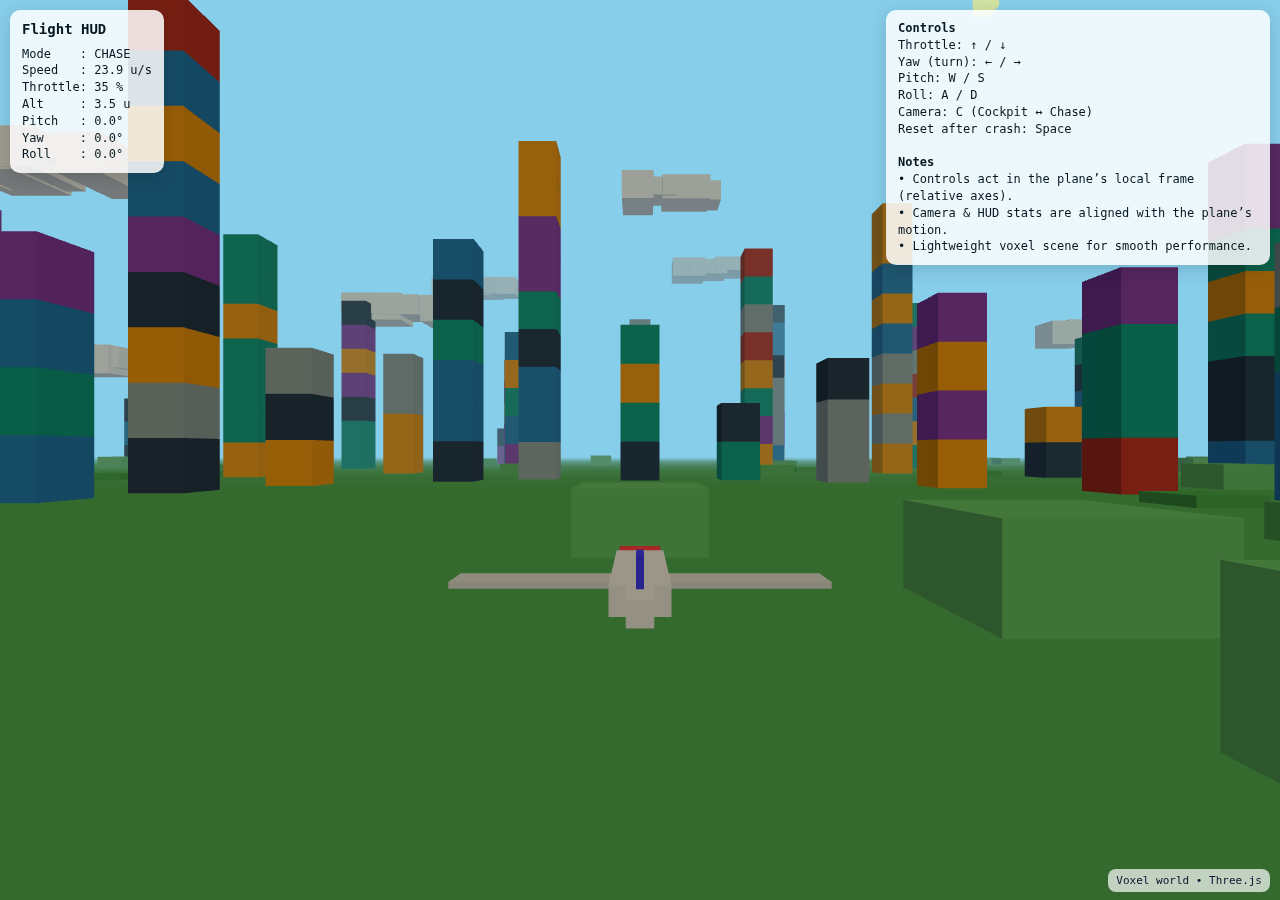
<file: pages/others/plane-simulating/index.html>
<!doctype html>
<html lang="en">
<head>
<meta charset="utf-8" />
<title>Lightweight Airplane Sim — Cockpit/Chase + Voxel World</title>
<meta name="viewport" content="width=device-width,initial-scale=1" />
<style>
  html, body { margin:0; padding:0; height:100%; overflow:hidden; background:#87ceeb; }
  #hud {
    position: absolute; top: 10px; left: 10px; font: 12px/1.4 ui-monospace, SFMono-Regular, Menlo, Consolas, monospace;
    color:#071821; background:rgba(255,255,255,.85); padding:10px 12px; border-radius:10px; box-shadow:0 4px 18px rgba(0,0,0,.15);
  }
  #hud h1 { margin: 0 0 6px 0; font-size: 14px; }
  #stats { white-space: pre; }
  #help {
    position: absolute; right: 10px; top: 10px; max-width: 360px;
    font: 12px/1.4 ui-monospace, SFMono-Regular, Menlo, Consolas, monospace;
    color:#071821; background:rgba(255,255,255,.85); padding:10px 12px; border-radius:10px; box-shadow:0 4px 18px rgba(0,0,0,.15);
  }
  #gameover {
    position: absolute; inset:0; display:none; align-items:center; justify-content:center; flex-direction:column;
    background: rgba(0,0,0,.45); color: #fff; text-align:center; font: 700 28px/1.2 Inter, system-ui, -apple-system, Segoe UI, Roboto, Helvetica, Arial;
  }
  #gameover small { font-weight:500; font-size:14px; margin-top:10px; opacity:.9 }
  #credit {
    position:absolute; bottom:8px; right:10px; font: 11px/1.4 ui-monospace, Menlo, Consolas, monospace;
    color:#0b1330; background:rgba(255,255,255,.7); padding:4px 8px; border-radius:8px;
  }
</style>
</head>
<body>
<div id="hud">
  <h1>Flight HUD</h1>
  <div id="stats">Loading…</div>
</div>

<div id="help">
  <b>Controls</b><br/>
  Throttle: ↑ / ↓<br/>
  Yaw (turn): ← / →<br/>
  Pitch: W / S<br/>
  Roll: A / D<br/>
  Camera: C (Cockpit ↔ Chase)<br/>
  Reset after crash: Space<br/><br/>
  <b>Notes</b><br/>
  • Controls act in the plane’s local frame (relative axes).<br/>
  • Camera & HUD stats are aligned with the plane’s motion.<br/>
  • Lightweight voxel scene for smooth performance.
</div>

<div id="gameover">
  <div>GAME OVER</div>
  <small>Press SPACE to restart</small>
</div>

<div id="credit">Voxel world • Three.js</div>

<script>
// Non-module loader for maximum compatibility (file:// safe)
async function loadThree() {
  if (window.THREE) return window.THREE;
  const sources = [
    "./three.min.js", // local-first if present
    "https://unpkg.com/three@0.160.0/build/three.min.js",
    "https://cdn.jsdelivr.net/npm/three@0.160.0/build/three.min.js"
  ];
  let lastErr = null;
  for (const url of sources) {
    try {
      await new Promise((resolve, reject) => {
        const s = document.createElement('script');
        s.src = url;
        s.async = true;
        s.onload = () => resolve();
        s.onerror = () => reject(new Error("Failed to load " + url));
        document.head.appendChild(s);
      });
      if (window.THREE) return window.THREE;
    } catch (e) { lastErr = e; }
  }
  throw lastErr || new Error("Failed to load three.min.js from any source");
}

(async () => {
  const THREE = await loadThree().catch(err => {
    const stats = document.getElementById("stats");
    if (stats) stats.textContent = "Failed to load Three.js. Check network/CDN.";
    console.error(err);
    return null;
  });
  if (!THREE) return; // Abort if we couldn't load three

  // Polyfill MathUtils.damp if missing
  if (!THREE.MathUtils.damp) {
    THREE.MathUtils.damp = function (x, y, lambda, dt) {
      return y + (x - y) * Math.exp(-lambda * dt);
    };
  }

let scene, camera, renderer;
let plane, planeBody, worldRoot;
let buildings = [];
let buildingBoxes = [];
let groundY = 0;
let mode = "chase"; // "cockpit" | "chase"
let gameOver = false;

// Flight state
let throttle = 0.35;     // 0..1
let speed = 10;          // m/s (logical units/s)
const minSpeed = 2;
const maxSpeed = 70;
const throttleRate = 0.35; // /s
const accel = 22;        // m/s^2 max accel at full throttle
const drag = 0.015;      // simple quadratic-like drag factor

// Angular control (radians per second)
const yawRate   = THREE.MathUtils.degToRad(45);
const pitchRate = THREE.MathUtils.degToRad(35);
const rollRate  = THREE.MathUtils.degToRad(60);

// Keys
const keys = new Set();

// HUD
const statsEl = document.getElementById("stats");
const gameoverEl = document.getElementById("gameover");

// Init
init();
animate(0);

function init() {
  scene = new THREE.Scene();
  scene.background = new THREE.Color(0x87ceeb);
  scene.fog = new THREE.Fog(0x87ceeb, 60, 450);

  camera = new THREE.PerspectiveCamera(70, window.innerWidth/window.innerHeight, 0.05, 2000);

  try {
    renderer = new THREE.WebGLRenderer({ antialias:true, powerPreference:"high-performance" });
  } catch (e) {
    const stats = document.getElementById('stats');
    if (stats) stats.textContent = 'WebGL not available: ' + (e && e.message ? e.message : e);
    console.error(e);
    return;
  }
  renderer.setPixelRatio(Math.min(window.devicePixelRatio, 1.5));
  renderer.setSize(window.innerWidth, window.innerHeight);
  document.body.appendChild(renderer.domElement);

  // Lights: sun + ambient
  const ambient = new THREE.AmbientLight(0xffffff, 0.55);
  scene.add(ambient);

  const sunLight = new THREE.DirectionalLight(0xfff0c0, 0.95);
  sunLight.position.set(80, 120, 100);
  sunLight.castShadow = false;
  scene.add(sunLight);

  // Voxel "sun"
  const sunGeom = new THREE.BoxGeometry(6,6,6);
  const sunMat  = new THREE.MeshBasicMaterial({ color: 0xfff07a });
  const sun = new THREE.Mesh(sunGeom, sunMat);
  sun.position.set(120, 160, -180);
  scene.add(sun);

  // Root for world content
  worldRoot = new THREE.Group();
  scene.add(worldRoot);

  // Ground (voxel tiles for Minecraft-ish vibe)
  createGround();
  createClouds();
  createBuildings();

  // Plane
  createPlane();

  // Events
  window.addEventListener('resize', onResize);
  window.addEventListener('keydown', (e) => {
    if (e.repeat) return;
    keys.add(e.key.toLowerCase());
    if (e.key === 'c' || e.key === 'C') toggleCameraMode();
    if (e.code === 'Space') { if (gameOver) resetGame(); }
  });
  window.addEventListener('keyup', (e) => keys.delete(e.key.toLowerCase()));
}

function createGround() {
  // Green ground plane + voxel bumps
  const base = new THREE.Mesh(
    new THREE.PlaneGeometry(800, 800),
    new THREE.MeshLambertMaterial({ color: 0x55aa55 })
  );
  base.rotation.x = -Math.PI/2;
  base.position.y = groundY;
  base.receiveShadow = false;
  worldRoot.add(base);

  // Gentle hills via sparse boxes
  const tile = new THREE.BoxGeometry(6, 1, 6);
  const greens = [0x4da64d, 0x5eb35e, 0x6bc06b, 0x79cc79];
  for (let x = -180; x <= 180; x += 12) {
    for (let z = -180; z <= 180; z += 12) {
      if (Math.random() < 0.08) {
        const h = 1 + Math.floor(Math.random()*3);
        const mat = new THREE.MeshLambertMaterial({ color: greens[(h-1) % greens.length] });
        const box = new THREE.Mesh(tile, mat);
        box.scale.y = h;
        box.position.set(x, groundY + (h/2), z);
        worldRoot.add(box);
      }
    }
  }
}

function createClouds() {
  const cloudMat = new THREE.MeshLambertMaterial({ color: 0xffffff });
  for (let i=0; i<18; i++) {
    const g = new THREE.Group();
    const chunks = 3 + Math.floor(Math.random()*4);
    for (let j=0; j<chunks; j++) {
      const geom = new THREE.BoxGeometry(6+Math.random()*6, 4+Math.random()*3, 6+Math.random()*6);
      const p = new THREE.Mesh(geom, cloudMat);
      p.position.set((j-1.5)*5 + (Math.random()*2-1), (Math.random()*2-1), (Math.random()*2-1));
      g.add(p);
    }
    g.position.set(
      -200 + Math.random()*400,
      25 + Math.random()*50,
      -200 + Math.random()*400
    );
    worldRoot.add(g);
  }
}

function createBuildings() {
  // Simple voxel city blocks with AABBs for collision
  const palette = [0xc0392b, 0x2980b9, 0x8e44ad, 0x16a085, 0xf39c12, 0x2c3e50, 0x95a5a6];
  const block = new THREE.BoxGeometry(6, 6, 6);

  const positions = [];
  // Populate in rings around origin, leaving a corridor for takeoff
  for (let r=60; r<=200; r+=40) {
    for (let a=0; a<Math.PI*2; a += Math.PI/12) {
      const x = Math.cos(a) * (r + (Math.random()*10-5));
      const z = Math.sin(a) * (r + (Math.random()*10-5));
      // leave a “runway” corridor near +Z
      if (Math.abs(x) < 15 && z > -40 && z < 140) continue;
      positions.push([x, z]);
    }
  }

  buildingBoxes = [];
  buildings = [];
  positions.forEach(([x,z]) => {
    const levels = 2 + Math.floor(Math.random()*8);
    for (let i=0;i<levels;i++) {
      const mat = new THREE.MeshLambertMaterial({ color: palette[(i + Math.floor(Math.random()*palette.length)) % palette.length] });
      const cube = new THREE.Mesh(block, mat);
      cube.position.set(x, groundY + 3 + i*6, z);
      worldRoot.add(cube);
      buildings.push(cube);
    }

    // One combined box per column (wider to be safe)
    const box = new THREE.Box3().setFromCenterAndSize(
      new THREE.Vector3(x, groundY + 3*positions.length, z), // temp center, fix below
      new THREE.Vector3(8, 8*levels+2, 8)
    );
    // Properly compute from objects
    const columnGroup = new THREE.Group();
    // clone to avoid re-parenting meshes out of the scene
    buildings.slice(-levels).forEach(b => columnGroup.add(b.clone()));
    const finalBox = new THREE.Box3().setFromObject(columnGroup).expandByScalar(0.3);
    buildingBoxes.push(finalBox);
  });
}

function createPlane() {
  const group = new THREE.Group();

  // Fuselage (boxy to keep voxel style)
  const body = new THREE.Mesh(
    new THREE.BoxGeometry(0.5, 0.25, 1.8),
    new THREE.MeshLambertMaterial({ color: 0xeeeeee })
  );
  body.position.set(0, 0, 0);
  group.add(body);

  // Nose
  const nose = new THREE.Mesh(
    new THREE.BoxGeometry(0.45, 0.22, 0.4),
    new THREE.MeshLambertMaterial({ color: 0xff4444 })
  );
  nose.position.set(0, 0, -1.1);
  group.add(nose);

  // Tail
  const tail = new THREE.Mesh(
    new THREE.BoxGeometry(0.2, 0.2, 0.6),
    new THREE.MeshLambertMaterial({ color: 0xeeeeee })
  );
  tail.position.set(0, 0.05, 1.2);
  group.add(tail);

  // Vertical stabilizer
  const vstab = new THREE.Mesh(
    new THREE.BoxGeometry(0.06, 0.3, 0.3),
    new THREE.MeshLambertMaterial({ color: 0x4444ff })
  );
  vstab.position.set(0, 0.25, 1.0);
  group.add(vstab);

  // Wings
  const wingL = new THREE.Mesh(
    new THREE.BoxGeometry(1.6, 0.06, 0.4),
    new THREE.MeshLambertMaterial({ color: 0xdddddd })
  );
  wingL.position.set(-0.9, 0, 0.1);
  group.add(wingL);

  const wingR = wingL.clone();
  wingR.position.x *= -1;
  group.add(wingR);

  plane = new THREE.Group();
  plane.add(group);
  plane.position.set(0, 3.5, 60); // start above “runway”
  plane.rotation.order = "ZYX"; // roll (Z), pitch (X), yaw (Y) stability
  worldRoot.add(plane);

  planeBody = group;
}

function onResize() {
  camera.aspect = window.innerWidth/window.innerHeight;
  camera.updateProjectionMatrix();
  renderer.setSize(window.innerWidth, window.innerHeight);
}

// Helpers
function clamp(v, lo, hi) { return Math.max(lo, Math.min(hi, v)); }

function toggleCameraMode() {
  mode = (mode === "chase") ? "cockpit" : "chase";
}

function setCameras() {
  if (mode === "chase") {
    // Behind and slightly above the plane (positive Z is behind in local space)
    const offset = new THREE.Vector3(0, 1.2, 6);
    camera.position.copy(plane.localToWorld(offset));
    // Align camera orientation exactly with aircraft to avoid lookAt singularities
    camera.quaternion.copy(plane.quaternion);
  } else {
    // Cockpit — slightly forward toward the nose (negative Z is forward)
    const offset = new THREE.Vector3(0, 0.12, -0.55);
    camera.position.copy(plane.localToWorld(offset));
    camera.quaternion.copy(plane.quaternion);
  }
}

function updateHUD(dt) {
  // Compute aircraft-style attitude from basis vectors
  const xAxis = new THREE.Vector3(); // right
  const yAxis = new THREE.Vector3(); // up
  const zAxis = new THREE.Vector3(); // +z (back)
  plane.matrixWorld.extractBasis(xAxis, yAxis, zAxis);
  const f = zAxis.clone().negate().normalize();
  const u = yAxis.clone().normalize();
  const r = xAxis.clone().normalize();

  // Yaw: angle around world up (0 when facing -Z)
  const yawRad = Math.atan2(f.x, -f.z);
  // Pitch: standard aircraft convention in ±90° (decoupled from yaw)
  const pitchRad = Math.atan2(f.y, Math.hypot(f.x, f.z));
  // Roll: relative twist around forward compared to world up
  const upProj = u.clone().sub(f.clone().multiplyScalar(u.dot(f))).normalize();
  const worldUp = new THREE.Vector3(0,1,0);
  const worldUpProj = worldUp.clone().sub(f.clone().multiplyScalar(worldUp.dot(f))).normalize();
  let rollRad = Math.acos(THREE.MathUtils.clamp(upProj.dot(worldUpProj), -1, 1));
  const sign = new THREE.Vector3().crossVectors(worldUpProj, upProj).dot(f) < 0 ? -1 : 1;
  rollRad *= sign;

  const altitude = plane.position.y - groundY;
  const lines = [
    `Mode    : ${mode.toUpperCase()}`,
    `Speed   : ${speed.toFixed(1)} u/s`,
    `Throttle: ${(throttle*100).toFixed(0)} %`,
    `Alt     : ${altitude.toFixed(1)} u`,
    `Pitch   : ${THREE.MathUtils.radToDeg(pitchRad).toFixed(1)}°`,
    `Yaw     : ${THREE.MathUtils.radToDeg(yawRad).toFixed(1)}°`,
    `Roll    : ${THREE.MathUtils.radToDeg(rollRad).toFixed(1)}°`,
  ];
  statsEl.textContent = lines.join("\n");
}

function handleInput(dt) {
  // Throttle (ArrowUp/Down)
  if (keys.has("arrowup"))   throttle += throttleRate * dt;
  if (keys.has("arrowdown")) throttle -= throttleRate * dt;
  throttle = clamp(throttle, 0, 1);

  // Yaw (left/right) in WORLD space so left/right always turn horizontally
  let yawDelta = 0;
  if (keys.has("arrowleft"))  yawDelta += yawRate * dt;  // CCW around +Y when viewed from above
  if (keys.has("arrowright")) yawDelta -= yawRate * dt;  // CW around +Y
  if (yawDelta !== 0) {
    const q = new THREE.Quaternion().setFromAxisAngle(new THREE.Vector3(0,1,0), yawDelta);
    plane.quaternion.premultiply(q);
    plane.quaternion.normalize();
  }

  // Pitch (W/S) around plane's local right axis
  if (keys.has("w")) plane.rotateOnAxis(new THREE.Vector3(1,0,0), +pitchRate * dt);
  if (keys.has("s")) plane.rotateOnAxis(new THREE.Vector3(1,0,0), -pitchRate * dt);

  // Roll (A/D) around plane's LOCAL forward axis to keep pivot tight
  if (keys.has("a")) plane.rotateOnAxis(new THREE.Vector3(0,0,-1), +rollRate * dt);
  if (keys.has("d")) plane.rotateOnAxis(new THREE.Vector3(0,0,-1), -rollRate * dt);

  // Normalize quaternion to avoid numerical drift and unintended flips
  plane.quaternion.normalize();
}

function integrateMotion(dt) {
  // Update speed from throttle with simple accel & drag
  const targetSpeed = minSpeed + throttle * (maxSpeed - minSpeed);
  speed = THREE.MathUtils.damp(speed, targetSpeed, 1.8, dt);
  speed = clamp(speed - speed*speed*drag*dt*0.02, 0, maxSpeed);

  // Move along the plane's forward direction (-Z in local space)
  const dir = new THREE.Vector3();
  plane.getWorldDirection(dir); // returns world-space forward (-Z)
  // Use negative scale so visual motion is forward relative to the nose
  plane.position.addScaledVector(dir, -speed * dt);

  // Keep within world bounds (soft wrap on X/Z)
  const lim = 350;
  if (plane.position.x > lim) plane.position.x = -lim;
  if (plane.position.x < -lim) plane.position.x = lim;
  if (plane.position.z > lim) plane.position.z = -lim;
  if (plane.position.z < -lim) plane.position.z = lim;
}

function checkCollision() {
  // Ground
  if (plane.position.y <= groundY + 0.5) return true;

  // Buildings (AABB vs plane bounding box)
  const pbox = new THREE.Box3().setFromObject(planeBody).expandByScalar(0.05);
  for (const bbox of buildingBoxes) {
    if (bbox.intersectsBox(pbox)) return true;
  }
  return false;
}

function setGameOver() {
  gameOver = true;
  gameoverEl.style.display = "flex";
}

function resetGame() {
  gameOver = false;
  gameoverEl.style.display = "none";
  // Reset plane
  plane.position.set(0, 3.5, 60);
  plane.rotation.set(0, 0, 0);
  throttle = 0.35;
  speed = 10;
  mode = "chase";
}

let last = 0;
function animate(t) {
  try {
    requestAnimationFrame(animate);
    const dt = Math.min((t - last) / 1000, 0.05); // clamp big frame gaps
    last = t;

    if (!gameOver) {
      handleInput(dt);
      integrateMotion(dt);
      if (checkCollision()) setGameOver();
    }

    // Camera and HUD always reflect the current plane state
    setCameras();
    updateHUD(dt);

    if (renderer) renderer.render(scene, camera);
  } catch (e) {
    const stats = document.getElementById('stats');
    if (stats) stats.textContent = 'Runtime error: ' + (e && e.message ? e.message : e);
    console.error(e);
  }
}
})();
</script>
</body>
</html>
</file>
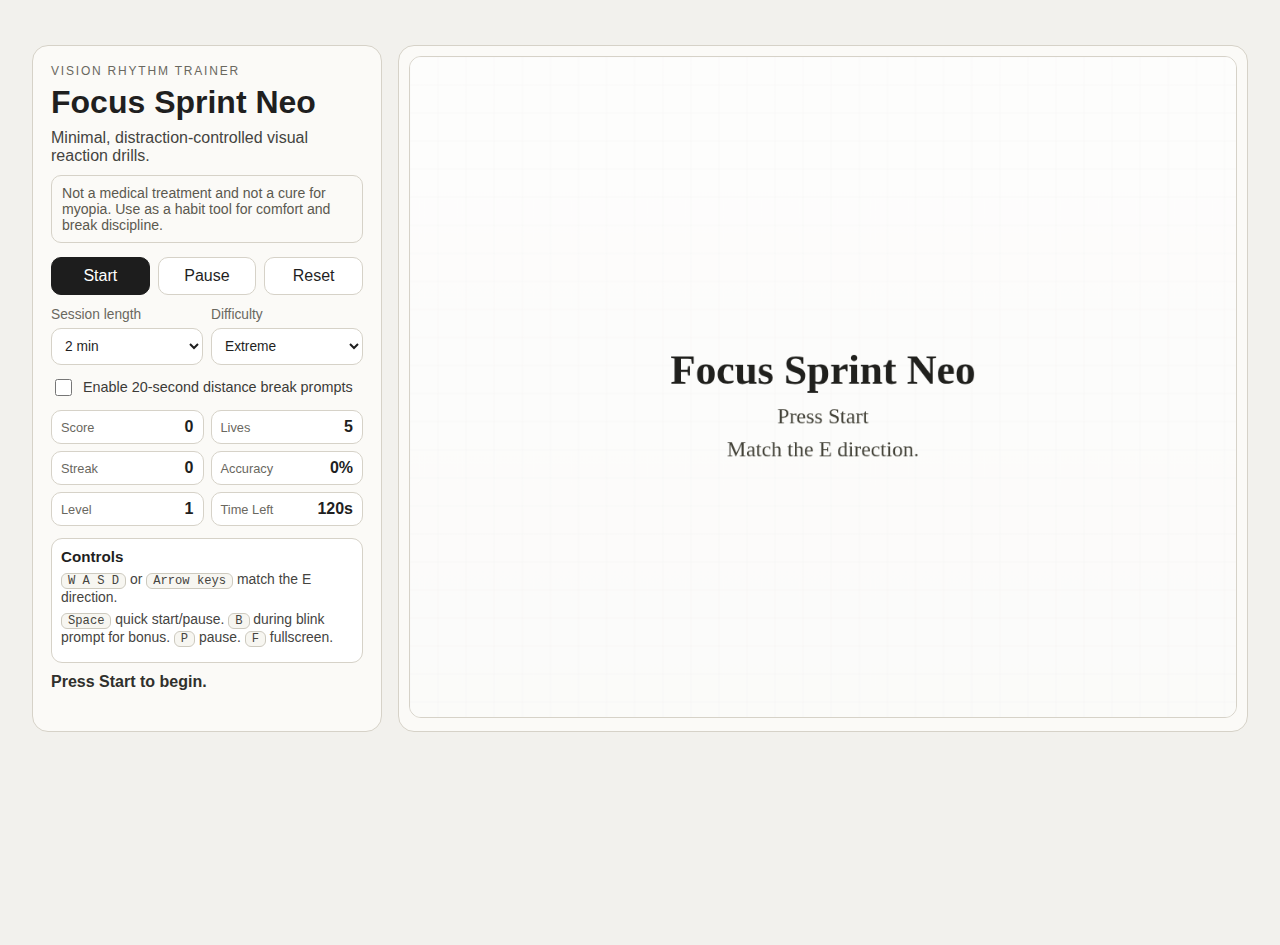
<file: pages/others/sight-trainer-game/index.html>
<!doctype html>
<html lang="en">
<head>
  <meta charset="utf-8">
  <meta name="viewport" content="width=device-width, initial-scale=1">
  <title>Focus Sprint Neo</title>
  <link rel="stylesheet" href="style.css">
</head>
<body>
  <main class="shell">
    <section class="command-panel">
      <p class="eyebrow">Vision Rhythm Trainer</p>
      <h1>Focus Sprint Neo</h1>
      <p class="subtitle">Minimal, distraction-controlled visual reaction drills.</p>
      <p class="disclaimer">Not a medical treatment and not a cure for myopia. Use as a habit tool for comfort and break discipline.</p>

      <div class="actions">
        <button id="start-btn" class="primary">Start</button>
        <button id="pause-btn">Pause</button>
        <button id="reset-btn">Reset</button>
      </div>

      <div class="settings-grid">
        <label class="field">
          Session length
          <select id="session-seconds">
            <option value="60">1 min</option>
            <option value="120" selected>2 min</option>
            <option value="180">3 min</option>
          </select>
        </label>

        <label class="field">
          Difficulty
          <select id="difficulty-mode">
            <option value="easy">Easy</option>
            <option value="hard">Hard</option>
            <option value="extreme" selected>Extreme</option>
          </select>
        </label>
      </div>

      <label class="toggle">
        <input type="checkbox" id="distance-breaks">
        <span>Enable 20-second distance break prompts</span>
      </label>

      <section class="stat-grid" aria-label="live stats">
        <article><span>Score</span><strong id="score-value">0</strong></article>
        <article><span>Lives</span><strong id="lives-value">5</strong></article>
        <article><span>Streak</span><strong id="streak-value">0</strong></article>
        <article><span>Accuracy</span><strong id="accuracy-value">0%</strong></article>
        <article><span>Level</span><strong id="level-value">1</strong></article>
        <article><span>Time Left</span><strong id="time-value">120s</strong></article>
      </section>

      <section class="help">
        <h2>Controls</h2>
        <p><kbd>W A S D</kbd> or <kbd>Arrow keys</kbd> match the E direction.</p>
        <p><kbd>Space</kbd> quick start/pause. <kbd>B</kbd> during blink prompt for bonus. <kbd>P</kbd> pause. <kbd>F</kbd> fullscreen.</p>
      </section>

      <p id="status-text" class="status">Press Start to begin.</p>
    </section>

    <section class="play-area">
      <canvas id="game-canvas" width="1000" height="800" aria-label="Focus Sprint Neo game canvas"></canvas>
    </section>
  </main>

  <script src="game.js"></script>
</body>
</html>
</file>
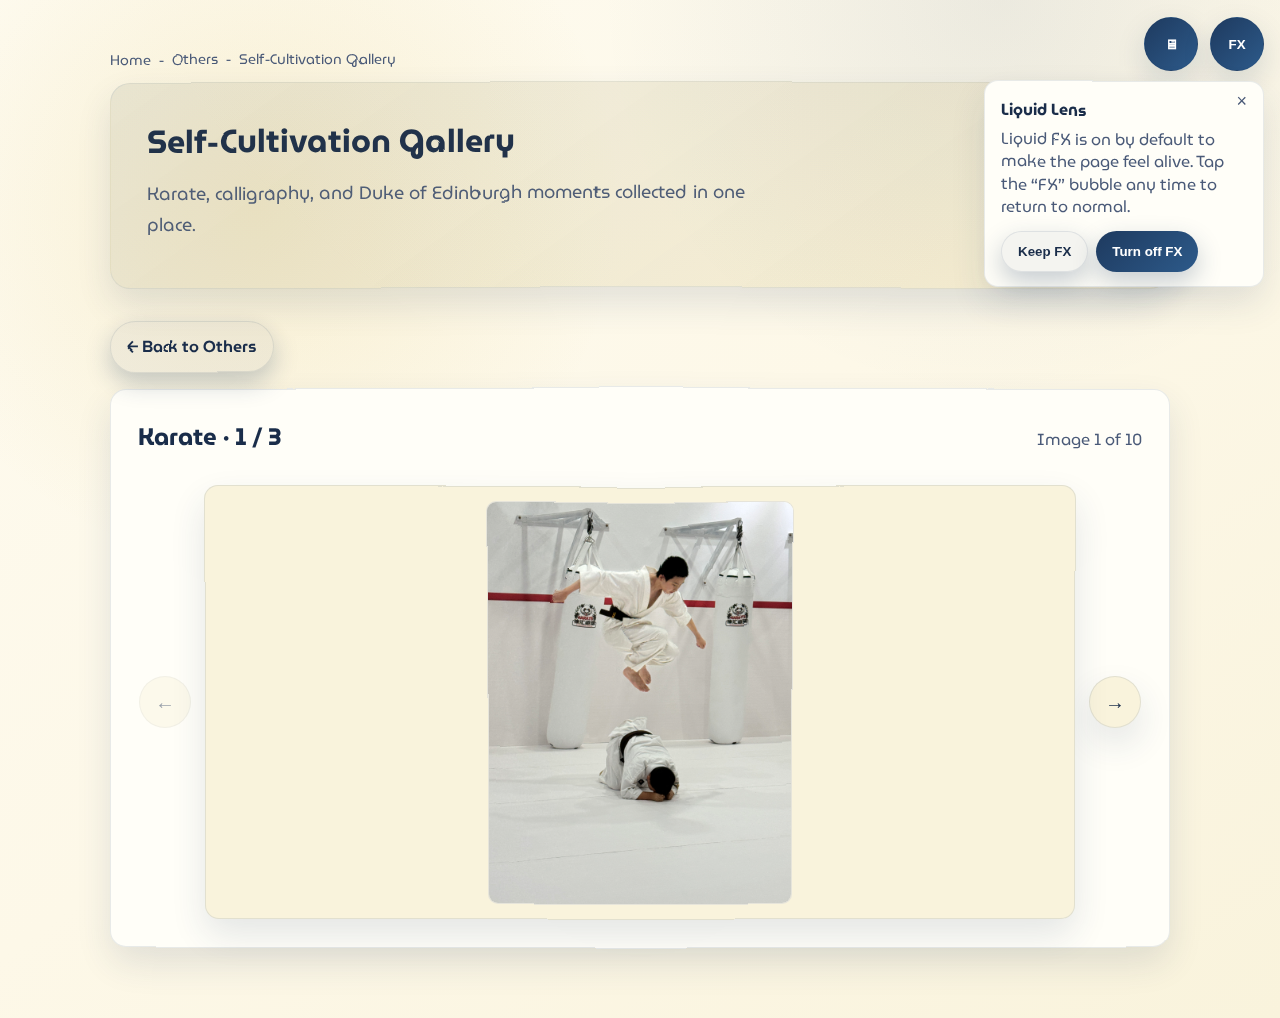
<file: pages/others/self-cultivation-gallery.html>
<!doctype html>
<html lang="en">
<head>
  <meta charset="UTF-8" />
  <meta name="viewport" content="width=device-width, initial-scale=1.0" />
  <title>Fujia Zhang | Self-Cultivation Gallery</title>
  <script>
    (function () {
      const saved = localStorage.getItem("fz-theme");
      const prefersLight = window.matchMedia && window.matchMedia("(prefers-color-scheme: light)").matches;
      const mode = saved || "system";
      const theme = mode === "system" ? (prefersLight ? "light" : "dark") : mode;
      document.documentElement.classList.toggle("theme-light", theme === "light");
      window.__fzPreferredTheme = theme;
      window.__fzThemeMode = mode;
    })();
  </script>
  <link rel="preconnect" href="https://fonts.googleapis.com">
  <link rel="preconnect" href="https://fonts.gstatic.com" crossorigin>
  <link rel="stylesheet" href="https://fonts.googleapis.com/css2?family=MuseoModerno:wght@400;500;600;700&display=swap">
  <link rel="stylesheet" href="../../assets/css/site.css?v=5" />
  <style>
    .gallery-shell {
      display: grid;
      gap: 16px;
    }

    .gallery-head {
      display: flex;
      flex-wrap: wrap;
      align-items: baseline;
      justify-content: space-between;
      gap: 8px 16px;
    }

    .gallery-head h2 {
      margin: 0;
    }

    .gallery-nav {
      display: grid;
      grid-template-columns: auto 1fr auto;
      align-items: center;
      gap: 14px;
    }

    .gallery-arrow {
      width: 52px;
      height: 52px;
      border-radius: 999px;
      border: 1px solid var(--border);
      background: var(--panel-strong);
      color: var(--text);
      font-size: 1.25rem;
      font-weight: 700;
      cursor: pointer;
      transition: transform 0.15s ease, box-shadow 0.2s ease, opacity 0.2s ease;
      box-shadow: var(--shadow);
    }

    .gallery-arrow:hover:not(:disabled) {
      transform: translateY(-1px);
    }

    .gallery-arrow:disabled {
      opacity: 0.45;
      cursor: not-allowed;
      box-shadow: none;
    }

    .gallery-stage {
      position: relative;
      overflow: hidden;
      border: 1px solid var(--border);
      border-radius: 14px;
      background: var(--panel-strong);
      min-height: clamp(220px, 48vh, 560px);
      height: clamp(220px, 48vh, 560px);
      display: flex;
      align-items: center;
      justify-content: center;
      padding: 14px;
      box-shadow: var(--shadow);
    }

    .gallery-stage img {
      max-width: 100%;
      max-height: 100%;
      width: auto;
      height: auto;
      object-fit: contain;
      border-radius: 10px;
      border: 1px solid var(--border);
      background: var(--bg);
      transition: opacity 0.2s ease;
    }

    .gallery-stage .media-load-indicator {
      border-radius: 10px;
      background: var(--panel-strong);
    }

    .gallery-stage.is-loading .media-load-indicator {
      opacity: 1;
    }

    .gallery-stage.is-loading img {
      opacity: 0.18;
    }

    @media (max-width: 720px) {
      .gallery-arrow {
        width: 48px;
        height: 48px;
      }
    }
  </style>
</head>
<body>
  <div class="page">
    <div class="breadcrumbs">
      <a href="../../index.html">Home</a>
      <span>-</span>
      <a href="./index.html">Others</a>
      <span>-</span>
      <span>Self-Cultivation Gallery</span>
    </div>

    <header class="sub-hero" data-lens>
      <h1>Self-Cultivation Gallery</h1>
      <p class="lede">Karate, calligraphy, and Duke of Edinburgh moments collected in one place.</p>
    </header>

    <div class="back-row">
      <a class="pill pill--ghost" href="./index.html">← Back to Others</a>
    </div>

    <main class="content">
      <section class="content-section gallery-shell">
        <div class="gallery-head">
          <h2 id="gallery-title">Karate · 1 / 3</h2>
          <p class="muted" id="gallery-meta">Image 1 of 10</p>
        </div>

        <div class="gallery-nav">
          <button class="gallery-arrow" id="gallery-prev" aria-label="Previous image">←</button>
          <div class="gallery-stage media-load-shell" id="gallery-stage">
            <img id="gallery-image" data-loader-skip="true" src="../../assets/img/others-karate-1.png" alt="Karate image 1" />
            <div class="media-load-indicator" aria-live="polite">
              <span class="media-load-dot" aria-hidden="true"></span>
              <span class="media-load-label">Loading image</span>
            </div>
          </div>
          <button class="gallery-arrow" id="gallery-next" aria-label="Next image">→</button>
        </div>
      </section>
    </main>
  </div>

  <div class="control-bubbles" aria-label="Display controls">
    <button class="bubble" data-toggle="theme" aria-pressed="false" title="Switch theme">☀</button>
    <button class="bubble bubble--ghost" data-toggle="lens" aria-pressed="true" title="Disable liquid lens">FX</button>
  </div>

  <script>
    (function () {
      const images = [
        { src: "../../assets/img/others-karate-1.png", alt: "Karate image 1", group: "Karate", groupIndex: 1, groupTotal: 3 },
        { src: "../../assets/img/others-karate-2.png", alt: "Karate image 2", group: "Karate", groupIndex: 2, groupTotal: 3 },
        { src: "../../assets/img/others-karate-3.png", alt: "Karate image 3", group: "Karate", groupIndex: 3, groupTotal: 3 },
        { src: "../../assets/img/others-calligraphy-1.png", alt: "Calligraphy image 1", group: "Calligraphy", groupIndex: 1, groupTotal: 4 },
        { src: "../../assets/img/others-calligraphy-2.png", alt: "Calligraphy image 2", group: "Calligraphy", groupIndex: 2, groupTotal: 4 },
        { src: "../../assets/img/others-calligraphy-3.png", alt: "Calligraphy image 3", group: "Calligraphy", groupIndex: 3, groupTotal: 4 },
        { src: "../../assets/img/others-calligraphy-4.png", alt: "Calligraphy image 4", group: "Calligraphy", groupIndex: 4, groupTotal: 4 },
        { src: "../../assets/img/others-duke-edinburgh-1.png", alt: "Duke of Edinburgh image 1", group: "Duke of Edinburgh", groupIndex: 1, groupTotal: 3 },
        { src: "../../assets/img/others-duke-edinburgh-2.png", alt: "Duke of Edinburgh image 2", group: "Duke of Edinburgh", groupIndex: 2, groupTotal: 3 },
        { src: "../../assets/img/others-duke-edinburgh-3.png", alt: "Duke of Edinburgh image 3", group: "Duke of Edinburgh", groupIndex: 3, groupTotal: 3 }
      ];

      const startByHash = {
        "#karate": 0,
        "#calligraphy": 3,
        "#duke-edinburgh": 7
      };

      const imageEl = document.getElementById("gallery-image");
      const stageEl = document.getElementById("gallery-stage");
      const titleEl = document.getElementById("gallery-title");
      const metaEl = document.getElementById("gallery-meta");
      const prevBtn = document.getElementById("gallery-prev");
      const nextBtn = document.getElementById("gallery-next");

      let index = startByHash[window.location.hash] ?? 0;
      let pendingLoadId = 0;

      function updateButtons(isLoading) {
        prevBtn.disabled = isLoading || index === 0;
        nextBtn.disabled = isLoading || index === images.length - 1;
      }

      function setLoading(isLoading) {
        stageEl.classList.toggle("is-loading", isLoading);
        updateButtons(isLoading);
      }

      function render() {
        const item = images[index];
        const loadId = ++pendingLoadId;
        const nextSrc = item.src;
        const isSameSrc = imageEl.getAttribute("src") === nextSrc;

        titleEl.textContent = item.group + " · " + item.groupIndex + " / " + item.groupTotal;
        metaEl.textContent = "Image " + (index + 1) + " of " + images.length;

        setLoading(true);
        imageEl.alt = item.alt;

        imageEl.onload = function () {
          if (loadId !== pendingLoadId) return;
          setLoading(false);
        };

        imageEl.onerror = function () {
          if (loadId !== pendingLoadId) return;
          metaEl.textContent = "Image " + (index + 1) + " of " + images.length + " · missing file";
          setLoading(false);
        };

        if (!isSameSrc) {
          imageEl.src = nextSrc;
        }

        // Cached or same-source images can be complete immediately with no onload callback.
        if (imageEl.complete) {
          if (imageEl.naturalWidth > 0) {
            setLoading(false);
          } else {
            metaEl.textContent = "Image " + (index + 1) + " of " + images.length + " · missing file";
            setLoading(false);
          }
        }
      }

      function goTo(nextIndex) {
        if (nextIndex < 0 || nextIndex >= images.length) return;
        if (nextIndex === index) return;
        if (stageEl.classList.contains("is-loading")) return;

        index = nextIndex;
        render();
      }

      prevBtn.addEventListener("click", function () {
        goTo(index - 1);
      });

      nextBtn.addEventListener("click", function () {
        goTo(index + 1);
      });

      document.addEventListener("keydown", function (event) {
        if (event.key === "ArrowLeft") {
          goTo(index - 1);
        }
        if (event.key === "ArrowRight") {
          goTo(index + 1);
        }
      });

      render();
    })();
  </script>

  <script type="module" src="../../assets/js/site.js?v=5"></script>
</body>
</html>
</file>
<file: assets/css/site.css>
:root {
    --bg: #0a1628;
    --panel: #0f1f3a;
    --panel-strong: #152952;
    --text: #f4e8c1;
    --muted: #b8a978;
    --accent: #d4af37;
    --accent-2: #f0d77a;
    --border: rgba(212, 175, 55, 0.12);
    --glow: rgba(212, 175, 55, 0.25);
    --radius: 20px;
    --shadow: 0 20px 50px rgba(0, 0, 0, 0.45);
    --lens-x: 50%;
    --lens-y: 50%;
    --lens-radius: 18%;
    --lens-opacity: 0;
    --bg-gradient: radial-gradient(circle at 20% 20%, rgba(212, 175, 55, 0.08), transparent 25%),
        radial-gradient(circle at 80% 0%, rgba(240, 215, 122, 0.12), transparent 30%),
        linear-gradient(145deg, #081222 0%, #0a1628 50%, #071018 100%);
}

:root.theme-light,
body.theme-light {
    --bg: #fdf8e8;
    --panel: #fffef8;
    --panel-strong: #f9f3dc;
    --text: #1a2d4a;
    --muted: #4a5a78;
    --accent: #1e3a5f;
    --accent-2: #2d5a8a;
    --border: rgba(30, 58, 95, 0.10);
    --glow: rgba(30, 58, 95, 0.15);
    --shadow: 0 16px 35px rgba(30, 58, 95, 0.12);
    --bg-gradient: radial-gradient(circle at 20% 20%, rgba(212, 175, 55, 0.15), transparent 28%),
        radial-gradient(circle at 78% 0%, rgba(30, 58, 95, 0.08), transparent 28%),
        linear-gradient(145deg, #fefbf0 0%, #fdf8e8 50%, #f9f3dc 100%);
}

*,
*::before,
*::after {
    box-sizing: border-box;
}

body {
    margin: 0;
    min-height: 100vh;
    font-family: "MuseoModerno", "Space Grotesk", "DM Sans", "Work Sans", "Segoe UI", sans-serif;
    color: var(--text);
    background: var(--bg-gradient);
    transition: background 0.4s ease, color 0.3s ease;
}

/* Scrollbar styling */
* {
    scrollbar-color: var(--accent-2) transparent;
}

*::-webkit-scrollbar {
    width: 10px;
}

*::-webkit-scrollbar-track {
    background: transparent;
}

*::-webkit-scrollbar-thumb {
    background: var(--accent-2);
    border-radius: 999px;
    border: 2px solid transparent;
    background-clip: content-box;
}

*::-webkit-scrollbar-thumb:hover {
    background: var(--accent);
    border: 2px solid transparent;
    background-clip: content-box;
}

:root.theme-light *::-webkit-scrollbar-thumb {
    background: #415a77;
    border: 2px solid transparent;
    background-clip: content-box;
}

:root.theme-light *::-webkit-scrollbar-thumb:hover {
    background: #0d1b2a;
    border: 2px solid transparent;
    background-clip: content-box;
}

a {
    color: var(--accent);
    text-decoration: none;
    transition: color 0.2s ease, opacity 0.2s ease;
}

a:hover {
    color: var(--accent-2);
}

p {
    color: var(--muted);
    line-height: 1.7;
    margin: 0 0 1rem 0;
}

.site-footer {
    margin-top: 24px;
    padding: 8px 0 0;
    text-align: center;
    font-size: 12px;
}

.site-footer p {
    margin: 0;
}

h1,
h2,
h3 {
    color: var(--text);
    margin: 0 0 12px 0;
}

.page {
    max-width: 1100px;
    margin: 0 auto;
    padding: 48px 22px 72px;
}

.hero,
.sub-hero {
    position: relative;
    overflow: hidden;
    border-radius: var(--radius);
    border: 1px solid var(--border);
    background: linear-gradient(135deg, rgba(212, 175, 55, 0.12), rgba(240, 215, 122, 0.08));
    box-shadow: var(--shadow);
}

.hero {
    padding: 48px;
}

.sub-hero {
    padding: 32px 36px;
    margin-bottom: 32px;
    background: linear-gradient(145deg, rgba(212, 175, 55, 0.10), rgba(10, 22, 40, 0.92));
}

:root.theme-light .hero,
:root.theme-light .sub-hero {
    background: linear-gradient(145deg, rgba(30, 58, 95, 0.08), rgba(212, 175, 55, 0.12));
    border-color: rgba(30, 58, 95, 0.08);
}

[data-lens]::before {
    content: "";
    position: absolute;
    inset: 0;
    background: linear-gradient(145deg, rgba(212, 175, 55, 0.04), rgba(240, 215, 122, 0.03));
    pointer-events: none;
}

[data-lens]::after {
    content: "";
    position: absolute;
    inset: 0;
    pointer-events: none;
    background: radial-gradient(circle at var(--lens-x) var(--lens-y),
            rgba(212, 175, 55, 0.50),
            transparent var(--lens-radius));
    opacity: var(--lens-opacity);
    transition: opacity 0.35s ease;
    mix-blend-mode: screen;
}

.hero__content {
    position: relative;
    z-index: 1;
    padding-right: clamp(320px, 34vw, 520px);
}

.hero__top {
    display: grid;
    grid-template-columns: 1fr;
    gap: 22px;
    align-items: start;
}

.hero__meta {
    position: absolute;
    top: 32px;
    right: 32px;
    width: clamp(280px, 28vw, 400px);
    padding: 18px 20px;
    border-radius: 14px;
    border: 1px solid var(--border);
    background: rgba(0, 0, 0, 0.08);
    display: grid;
    gap: 8px;
    margin-top: 0;
    align-self: start;
    transform: none;
}

:root.theme-light .hero__meta {
    background: rgba(0, 0, 0, 0.04);
}

.meta-row {
    display: flex;
    justify-content: space-between;
    gap: 10px;
    font-size: 14px;
}

.eyebrow {
    display: inline-block;
    padding: 6px 12px;
    border-radius: 999px;
    border: 1px solid var(--border);
    background: rgba(255, 255, 255, 0.03);
    color: var(--accent);
    font-size: 14px;
    letter-spacing: 0.3px;
    margin-bottom: 14px;
}

.lede {
    font-size: 18px;
    max-width: 620px;
}

.align-right {
    text-align: right;
}

.pill-row {
    display: flex;
    gap: 12px;
    margin: 16px 0 10px 0;
}

.pill {
    display: inline-flex;
    align-items: center;
    justify-content: center;
    gap: 8px;
    padding: 12px 16px;
    border-radius: 999px;
    font-weight: 600;
    color: #0a1628;
    background: linear-gradient(135deg, #d4af37, #f0d77a);
    border: none;
    transition: transform 0.15s ease, box-shadow 0.2s ease;
    box-shadow: 0 10px 25px rgba(212, 175, 55, 0.30);
}

.pill:hover {
    transform: translateY(-1px);
    box-shadow: 0 16px 35px rgba(212, 175, 55, 0.38);
    color: #0a1628;
}

.pill--ghost {
    background: rgba(212, 175, 55, 0.08);
    color: var(--text);
    border: 1px solid var(--border);
    box-shadow: none;
}

:root.theme-light .pill {
    color: #ffffff;
    background: linear-gradient(135deg, #1e3a5f, #2d5a8a);
    box-shadow: 0 10px 25px rgba(30, 58, 95, 0.25);
}

:root.theme-light .pill:hover {
    box-shadow: 0 16px 35px rgba(30, 58, 95, 0.32);
    color: #ffffff;
}

.pill--ghost:hover {
    border-color: rgba(212, 175, 55, 0.25);
    box-shadow: 0 12px 30px rgba(0, 0, 0, 0.35);
    color: var(--text);
}

:root.theme-light .pill--ghost {
    background: rgba(30, 58, 95, 0.05);
    border-color: rgba(30, 58, 95, 0.10);
    color: #1a2d4a;
}

:root.theme-light .pill--ghost:hover {
    border-color: rgba(30, 58, 95, 0.20);
    box-shadow: 0 12px 28px rgba(30, 58, 95, 0.14);
    color: #1a2d4a;
}

.tags {
    display: flex;
    flex-wrap: wrap;
    gap: 10px;
    margin-top: 18px;
}

.tag {
    padding: 8px 12px;
    border-radius: 999px;
    border: 1px solid var(--border);
    background: rgba(255, 255, 255, 0.03);
    font-size: 14px;
    color: var(--muted);
}

.cards {
    margin-top: 28px;
    display: grid;
    grid-template-columns: repeat(auto-fit, minmax(240px, 1fr));
    gap: 18px;
}

.cards--spaced {
    margin-top: 36px;
}

.card {
    position: relative;
    padding: 22px;
    border-radius: 16px;
    border: 1px solid var(--border);
    background: var(--panel);
    overflow: hidden;
    transition: transform 0.15s ease, border-color 0.2s ease, box-shadow 0.2s ease;
}

.card:hover {
    transform: translateY(-4px);
    border-color: rgba(212, 175, 55, 0.45);
    box-shadow: 0 18px 35px rgba(0, 0, 0, 0.32);
}

.card-title {
    font-weight: 700;
    margin-bottom: 6px;
}

.muted {
    color: var(--muted);
}

.link-list {
    margin-top: 24px;
    border-radius: 14px;
    border: 1px solid var(--border);
    background: var(--panel);
    padding: 20px;
}

.link-row {
    display: flex;
    justify-content: space-between;
    padding: 12px 0;
    border-bottom: 1px solid var(--border);
    color: var(--muted);
}

.link-row:last-child {
    border-bottom: none;
}

.breadcrumbs {
    display: inline-flex;
    align-items: center;
    gap: 8px;
    color: var(--muted);
    font-size: 14px;
    margin-bottom: 12px;
}

.breadcrumbs a {
    color: var(--muted);
}

.breadcrumbs a:hover {
    color: var(--accent);
}

.content {
    background: var(--panel);
    border: 1px solid var(--border);
    border-radius: 16px;
    padding: 28px;
    box-shadow: var(--shadow);
}

.content-section+.content-section {
    margin-top: 18px;
}

.content-section h3 {
    margin-bottom: 6px;
}

.content-list {
    list-style: none;
    padding: 0;
    margin: 0;
    display: grid;
    gap: 10px;
}

.content-list li {
    padding: 12px;
    border-radius: 12px;
    background: var(--panel-strong);
    border: 1px solid var(--border);
}

.split {
    display: grid;
    grid-template-columns: repeat(auto-fit, minmax(260px, 1fr));
    gap: 18px;
}

.highlights h2 {
    margin-bottom: 12px;
}

.highlight-list {
    display: grid;
    gap: 14px;
}

.highlights--spaced {
    margin-top: 32px;
}

.highlight {
    display: block;
    padding: 16px 18px;
    border-radius: 14px;
    border: 1px solid var(--border);
    background: var(--panel-strong);
    transition: transform 0.15s ease, border-color 0.2s ease, box-shadow 0.2s ease;
}

.highlight:hover {
    transform: translateY(-2px);
    border-color: rgba(212, 175, 55, 0.45);
    box-shadow: 0 12px 28px rgba(0, 0, 0, 0.25);
}

.highlight__title {
    font-weight: 700;
    margin-bottom: 6px;
}

.timeline {
    --timeline-axis: 120px;
    position: relative;
    display: grid;
    gap: 24px;
    padding-left: 0;
}

.timeline::before {
    content: "";
    position: absolute;
    left: var(--timeline-axis);
    top: var(--timeline-start, 0px);
    height: var(--timeline-span, 100%);
    width: 2px;
    background: linear-gradient(180deg, var(--accent) 0%, var(--accent-2) 100%);
    transform: translateX(-50%);
    pointer-events: none;
}

.timeline-item {
    position: relative;
    display: grid;
    grid-template-columns: var(--timeline-axis) 1fr;
    gap: 14px;
    padding: 6px 0;
    align-items: center;
}

.timeline-item__date {
    font-weight: 700;
    color: var(--accent);
    text-align: right;
    padding-right: 16px;
}

.timeline-item::before {
    content: "";
    position: absolute;
    left: var(--timeline-axis);
    top: 50%;
    width: 12px;
    height: 12px;
    border-radius: 50%;
    background: var(--accent);
    box-shadow: 0 0 0 4px rgba(212, 175, 55, 0.22);
    transform: translate(-50%, -50%);
}

.timeline-item__body {
    padding: 14px;
    border-radius: 14px;
    border: 1px solid var(--border);
    background: var(--panel-strong);
}

.timeline-item__body h3 {
    margin-bottom: 6px;
}

.timeline-thumb {
  width: 100%;
  border-radius: 12px;
  border: 1px solid var(--border);
  background: var(--panel);
  object-fit: cover;
  display: block;
  margin-bottom: 10px;
}

.timeline-media-grid {
    display: grid;
    gap: 10px;
    margin-top: 8px;
    grid-template-columns: repeat(auto-fit, minmax(160px, 1fr));
}

.timeline-media-grid--three {
    grid-template-columns: repeat(3, minmax(120px, 1fr));
}

.timeline-media-grid--stack {
    grid-template-columns: 1fr;
}

.timeline-media {
    width: 100%;
    height: auto;
    border-radius: 10px;
    border: 1px solid var(--border);
    object-fit: cover;
    display: block;
}

/* Unified image loading shell + indicator */
.media-load-shell {
    position: relative;
    display: block;
    width: 100%;
    overflow: hidden;
}

.media-load-shell .media-load-indicator {
    position: absolute;
    inset: 0;
    display: flex;
    align-items: center;
    justify-content: center;
    flex-direction: column;
    gap: 8px;
    opacity: 0;
    pointer-events: none;
    transition: opacity 0.2s ease;
    background: var(--panel-strong);
    color: var(--muted);
    font-size: 0.92rem;
    letter-spacing: 0.03em;
    text-transform: uppercase;
}
.media-load-shell .media-load-indicator[hidden] {
    display: none !important;
}


.media-load-shell .media-load-dot {
    width: 22px;
    height: 22px;
    border-radius: 999px;
    border: 2px solid var(--border);
    border-top-color: var(--accent);
    animation: media-load-spin 0.75s linear infinite;
}

.media-load-shell.is-loading .media-load-indicator,
.media-load-shell.is-error .media-load-indicator {
    opacity: 1;
}

.media-load-shell.is-loading > img {
    opacity: 0.18;
}

@keyframes media-load-spin {
    from {
        transform: rotate(0deg);
    }

    to {
        transform: rotate(360deg);
    }
}

.box-grid {
    display: grid;
    grid-template-columns: repeat(auto-fit, minmax(240px, 1fr));
    gap: 14px;
}

.box {
    padding: 16px;
    border-radius: 14px;
    border: 1px solid var(--border);
    background: var(--panel-strong);
    box-shadow: var(--shadow);
}

.profile-hero {
    display: grid;
    grid-template-columns: 120px 1fr;
    gap: 16px;
    align-items: center;
}

.profile-photo {
    width: 140px;
    aspect-ratio: 780 / 1134;
    /* preserves portrait photo without squashing */
    border-radius: 12px;
    background: linear-gradient(135deg, rgba(212, 175, 55, 0.18), rgba(240, 215, 122, 0.12));
    border: 1px solid var(--border);
    overflow: hidden;
}

.profile-photo img {
    width: 100%;
    height: 100%;
    object-fit: contain;
    /* keep full portrait visible */
    display: block;
}

.back-row {
    margin: 8px 0 16px;
}

.back-row .pill {
    font-weight: 600;
}

.control-bubbles {
    position: fixed;
    top: 18px;
    right: 18px;
    display: flex;
    gap: 12px;
    z-index: 10;
}

.control-bubbles .bubble {
    width: 54px;
    height: 54px;
    border-radius: 50%;
    border: 1px solid var(--border);
    background: linear-gradient(135deg, var(--accent), var(--accent-2));
    color: #0a1628;
    font-weight: 700;
    display: grid;
    place-items: center;
    box-shadow: 0 12px 30px var(--glow);
    cursor: pointer;
    transition: transform 0.12s ease, box-shadow 0.18s ease, border-color 0.2s ease;
}

.control-bubbles .bubble--ghost {
    background: rgba(212, 175, 55, 0.10);
    color: var(--text);
    border-color: rgba(212, 175, 55, 0.18);
    box-shadow: 0 12px 28px rgba(0, 0, 0, 0.3);
}

:root.theme-light .control-bubbles .bubble {
    color: #ffffff;
}

.control-bubbles .bubble:hover {
    transform: translateY(-2px) scale(1.03);
    box-shadow: 0 16px 40px rgba(0, 0, 0, 0.32);
}

.control-bubbles .bubble:focus-visible {
    outline: 2px solid var(--accent);
    outline-offset: 2px;
}

:root.theme-light .control-bubbles .bubble--ghost {
    background: rgba(30, 58, 95, 0.06);
    border-color: rgba(30, 58, 95, 0.12);
    box-shadow: 0 12px 30px rgba(30, 58, 95, 0.12);
}

.theme-menu {
    position: fixed;
    display: none;
    flex-direction: column;
    gap: 8px;
    padding: 8px;
    border-radius: 18px;
    border: 1px solid var(--border);
    background: var(--panel);
    box-shadow: var(--shadow);
    z-index: 12;
}

.theme-menu[data-open="true"] {
    display: flex;
}

.theme-menu__item {
    width: 44px;
    height: 44px;
    border-radius: 50%;
    border: 1px solid var(--border);
    background: var(--panel-strong);
    color: var(--text);
    font-size: 18px;
    display: grid;
    place-items: center;
    cursor: pointer;
    transition: transform 0.2s ease, background 0.2s ease, color 0.2s ease;
}

.theme-menu__item:hover {
    transform: translateY(-1px);
}

.theme-menu__item.is-active {
    background: linear-gradient(135deg, var(--accent), var(--accent-2));
    color: var(--bg);
    border-color: transparent;
}

.lens-note {
    position: fixed;
    top: 82px;
    right: 18px;
    max-width: 280px;
    padding: 16px 16px 14px;
    border-radius: 14px;
    border: 1px solid var(--border);
    background: var(--panel);
    box-shadow: var(--shadow);
    color: var(--text);
    z-index: 11;
}

.lens-note__title {
    font-weight: 700;
    margin-bottom: 6px;
}

.lens-note__text {
    color: var(--muted);
    margin: 0 0 12px 0;
    line-height: 1.4;
}

.lens-note__actions {
    display: flex;
    gap: 8px;
}

.lens-note__dismiss {
    position: absolute;
    top: 8px;
    right: 10px;
    background: none;
    border: none;
    color: var(--muted);
    font-size: 18px;
    cursor: pointer;
}

@media (max-width: 720px) {
    .hero {
        padding: 32px;
    }

    .hero__top {
        grid-template-columns: 1fr;
        gap: 12px;
    }

    .hero__meta {
        position: static;
        width: 100%;
        margin-top: 0;
        transform: none;
        padding: 14px 16px;
    }

    .meta-row {
        flex-direction: column;
        align-items: flex-start;
    }

    .hero__content {
        padding-right: 0;
    }

    .cards {
        grid-template-columns: 1fr;
    }

    .pill-row {
        flex-direction: column;
    }

    .timeline {
        --timeline-axis: 90px;
    }

    .profile-hero {
        grid-template-columns: 1fr;
    }

    .timeline-media-grid,
    .timeline-media-grid--three {
        grid-template-columns: 1fr;
    }

    .timeline-media {
        object-fit: contain;
    }
}
</file>
<file: pages/others/sight-trainer-game/style.css>
:root {
  --bg: #f2f1ed;
  --panel: #fbfaf7;
  --line: #d6d2c8;
  --text: #1f1f1f;
  --muted: #6a685f;
  --accent: #1d1d1d;
}

* {
  box-sizing: border-box;
}

body {
  margin: 0;
  min-height: 100vh;
  background: var(--bg);
  color: var(--text);
  font-family: "Optima", "Avenir Next", "Helvetica Neue", sans-serif;
}

.shell {
  width: min(1380px, 95vw);
  margin: 2.8rem auto 1.2rem;
  display: grid;
  grid-template-columns: 350px 1fr;
  gap: 16px;
}

.command-panel,
.play-area {
  border: 1px solid var(--line);
  border-radius: 16px;
  background: var(--panel);
}

.command-panel {
  padding: 18px;
}

.eyebrow {
  margin: 0;
  font-size: 0.75rem;
  letter-spacing: 0.15em;
  text-transform: uppercase;
  color: var(--muted);
}

h1 {
  margin: 6px 0 8px;
  font-size: 2rem;
  font-weight: 600;
}

.subtitle {
  margin: 0;
  color: #44443f;
}

.disclaimer {
  margin: 10px 0 14px;
  border: 1px solid var(--line);
  border-radius: 10px;
  padding: 9px 10px;
  font-size: 0.88rem;
  color: #5b594f;
}

.actions {
  display: grid;
  grid-template-columns: repeat(3, 1fr);
  gap: 8px;
}

button,
select {
  font: inherit;
  border-radius: 10px;
  border: 1px solid var(--line);
  background: #ffffff;
  color: var(--text);
  padding: 9px;
}

button {
  cursor: pointer;
}

button.primary {
  background: var(--accent);
  color: #fff;
  border-color: var(--accent);
}

.settings-grid {
  margin-top: 12px;
  display: grid;
  grid-template-columns: 1fr 1fr;
  gap: 8px;
}

.field {
  display: block;
  font-size: 0.86rem;
  color: var(--muted);
}

.field select {
  width: 100%;
  margin-top: 6px;
}

.toggle {
  margin: 11px 0;
  display: flex;
  gap: 8px;
  align-items: center;
  color: #3c3b37;
  font-size: 0.9rem;
}

.toggle input {
  width: 17px;
  height: 17px;
  accent-color: #1d1d1d;
}

.stat-grid {
  margin-top: 8px;
  display: grid;
  grid-template-columns: repeat(2, 1fr);
  gap: 7px;
}

.stat-grid article {
  border: 1px solid var(--line);
  border-radius: 10px;
  padding: 7px 9px;
  display: flex;
  justify-content: space-between;
  align-items: baseline;
  background: #fff;
}

.stat-grid span {
  font-size: 0.8rem;
  color: var(--muted);
}

.stat-grid strong {
  font-size: 1rem;
}

.help {
  margin-top: 12px;
  border: 1px solid var(--line);
  border-radius: 11px;
  padding: 9px;
  background: #fff;
}

.help h2 {
  margin: 0 0 6px;
  font-size: 0.95rem;
}

.help p {
  margin: 6px 0;
  font-size: 0.87rem;
  color: #45443f;
}

kbd {
  display: inline-block;
  border: 1px solid #cdcabf;
  border-radius: 6px;
  padding: 0 6px;
  font-size: 0.76rem;
  background: #f7f6f1;
}

.status {
  margin-top: 10px;
  min-height: 1.5em;
  color: #30302c;
  font-weight: 600;
}

.play-area {
  padding: 10px;
}

canvas {
  width: 100%;
  height: auto;
  display: block;
  aspect-ratio: 5 / 4;
  border-radius: 12px;
  border: 1px solid var(--line);
  background: #f6f5f1;
}

@media (max-width: 1100px) {
  .shell {
    grid-template-columns: 1fr;
  }
}

@media (max-width: 620px) {
  .actions {
    grid-template-columns: 1fr;
  }

  .settings-grid {
    grid-template-columns: 1fr;
  }
}
</file>
